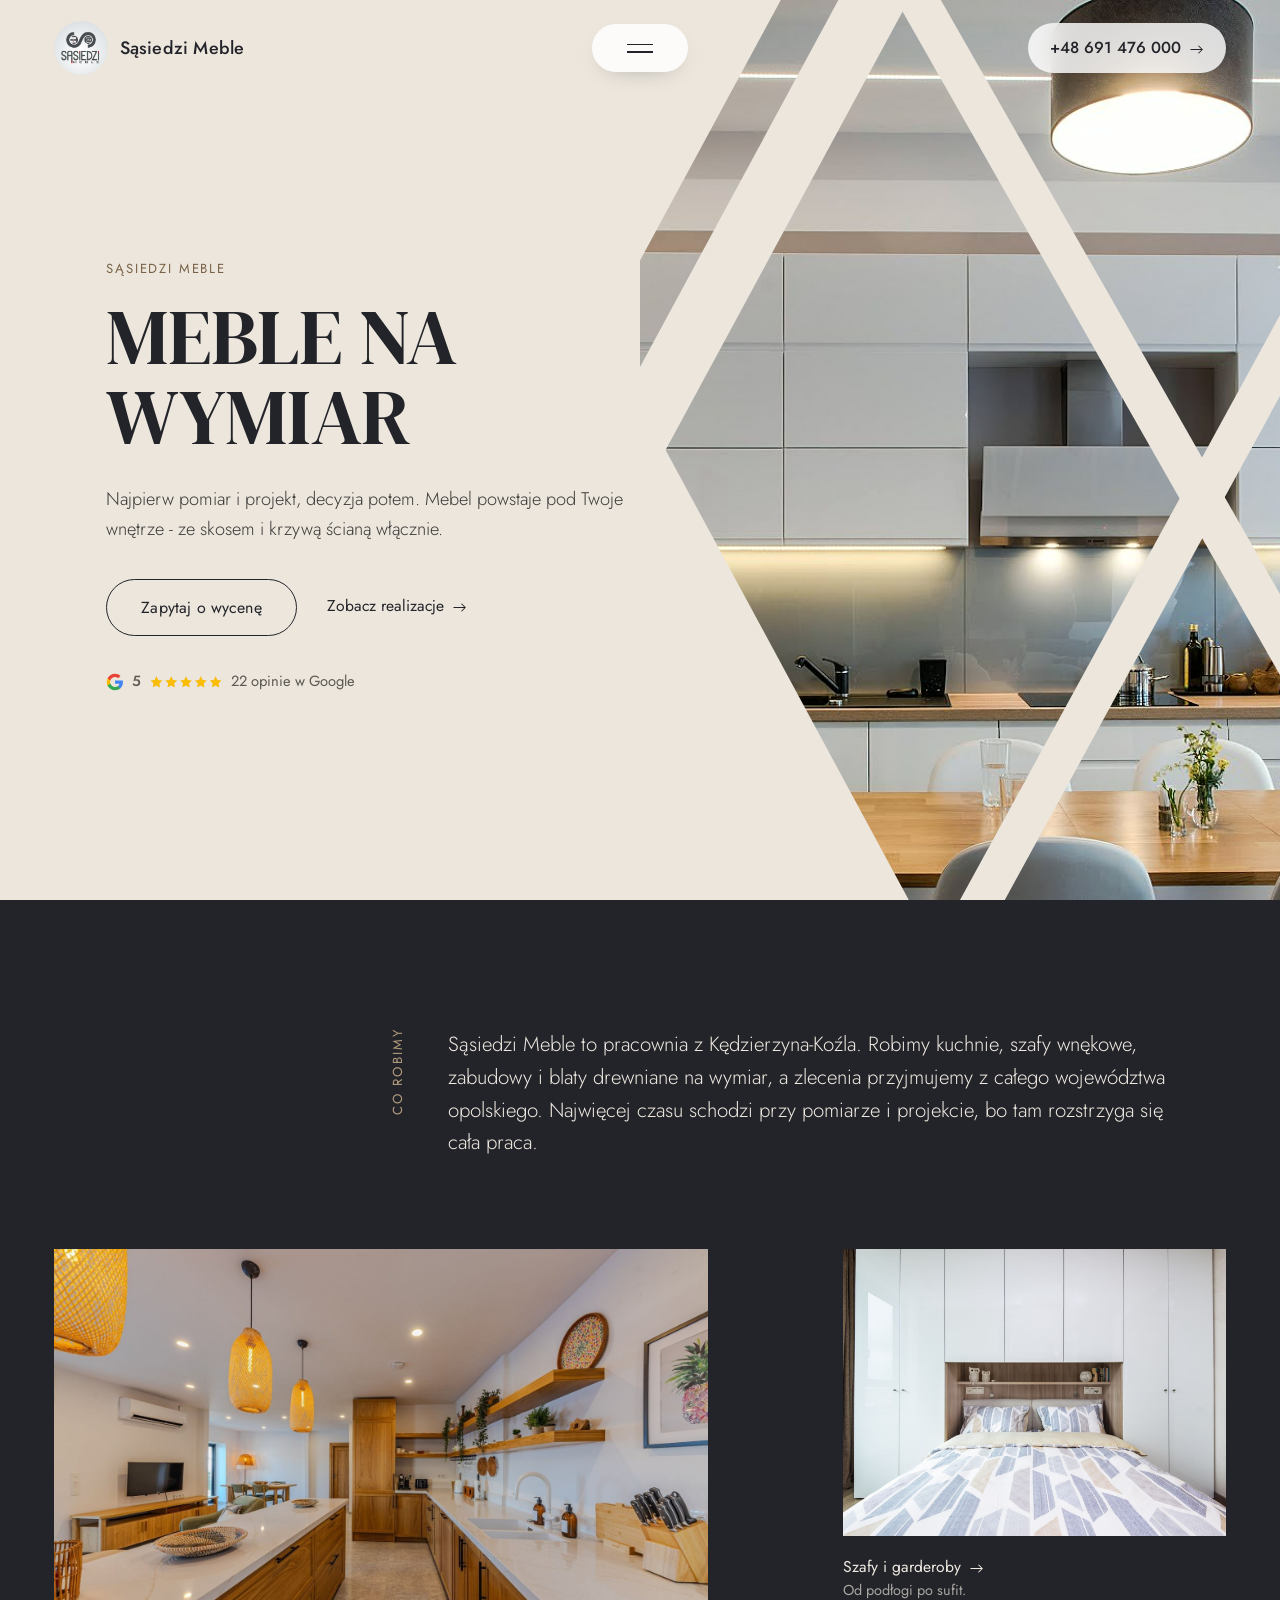
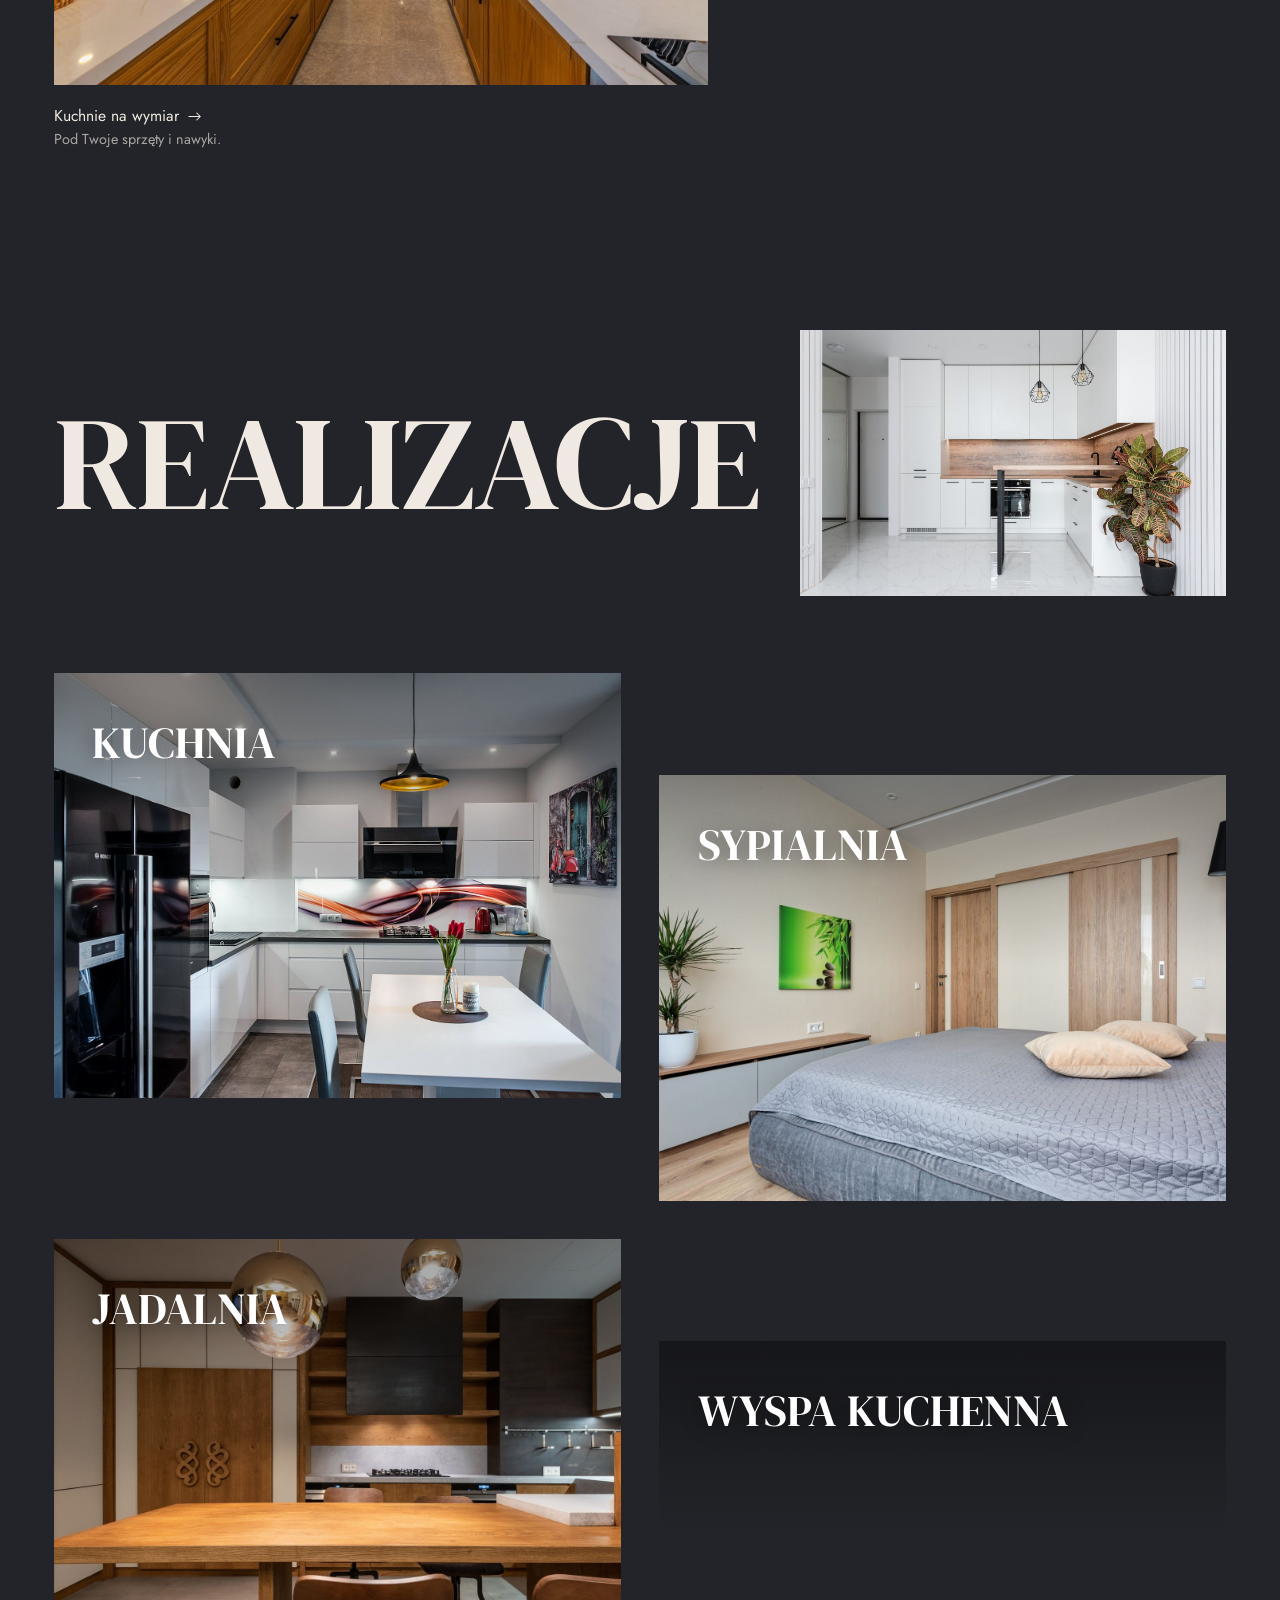
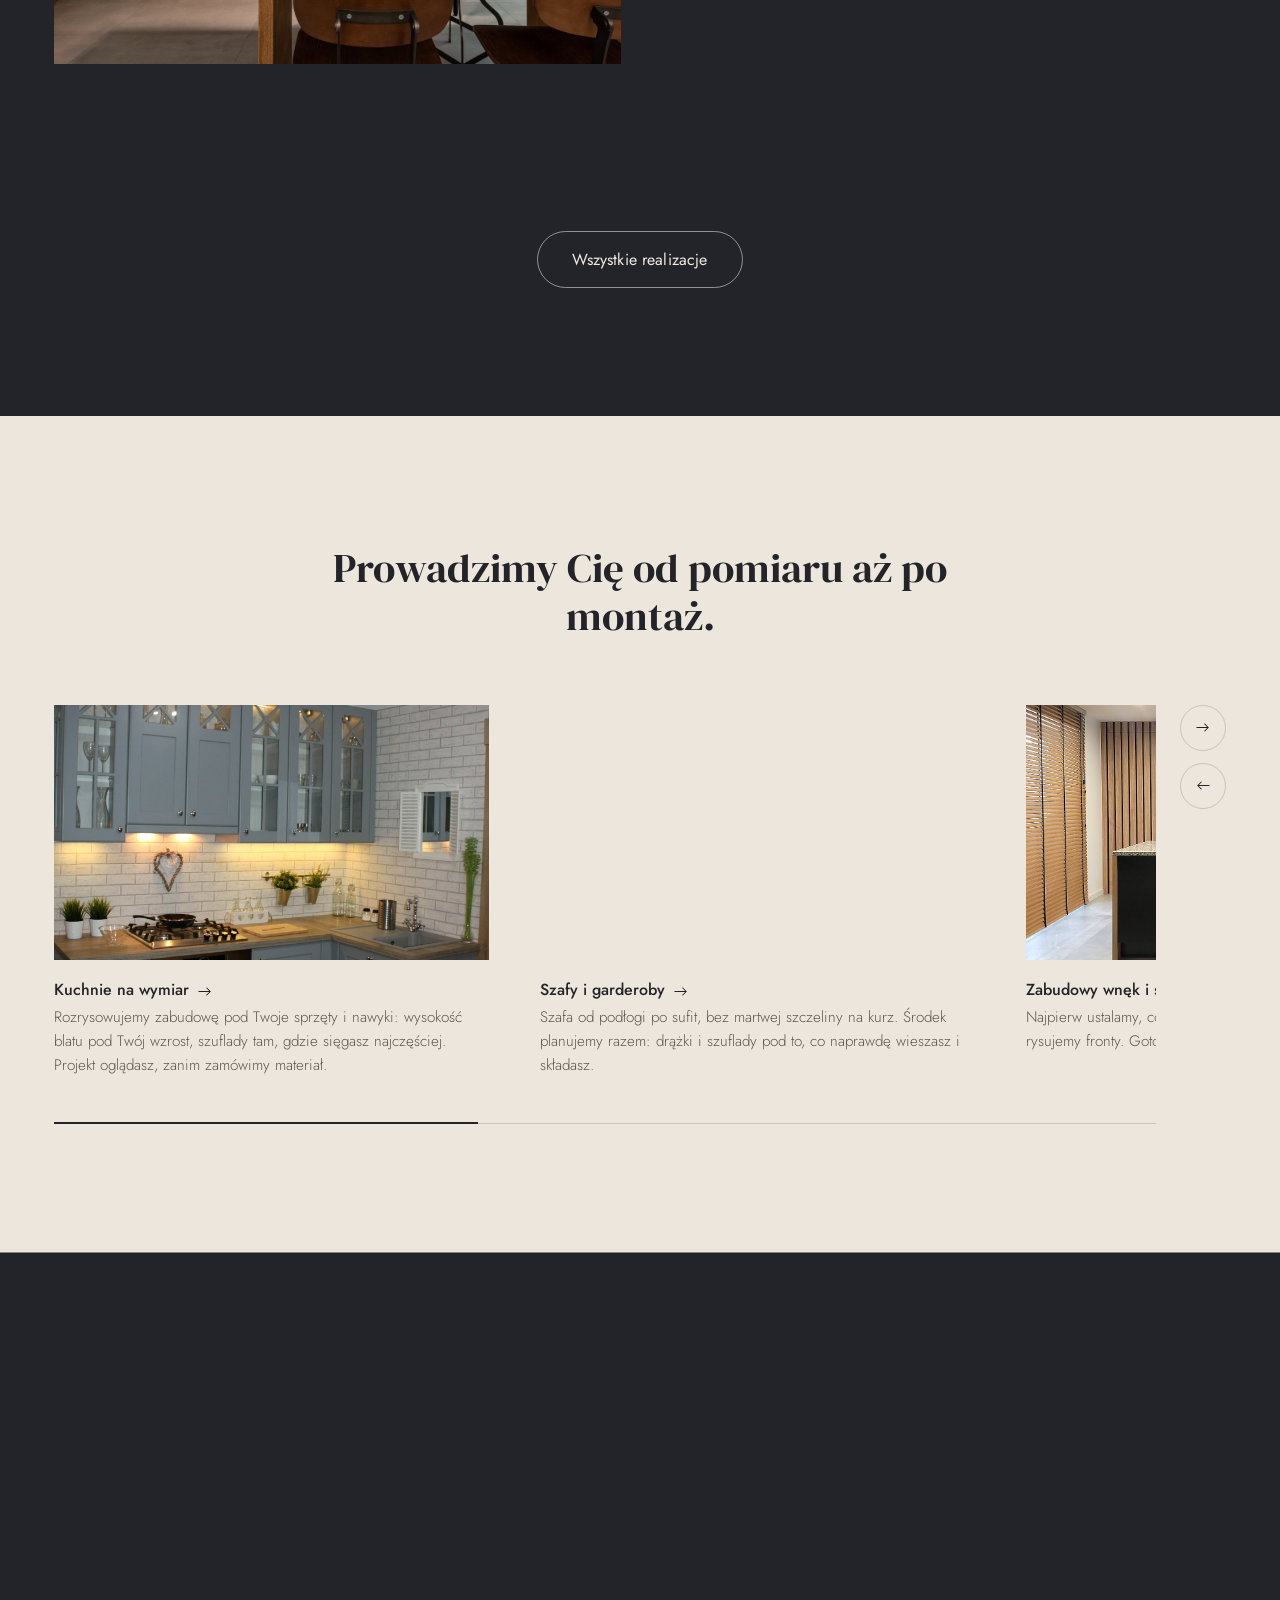
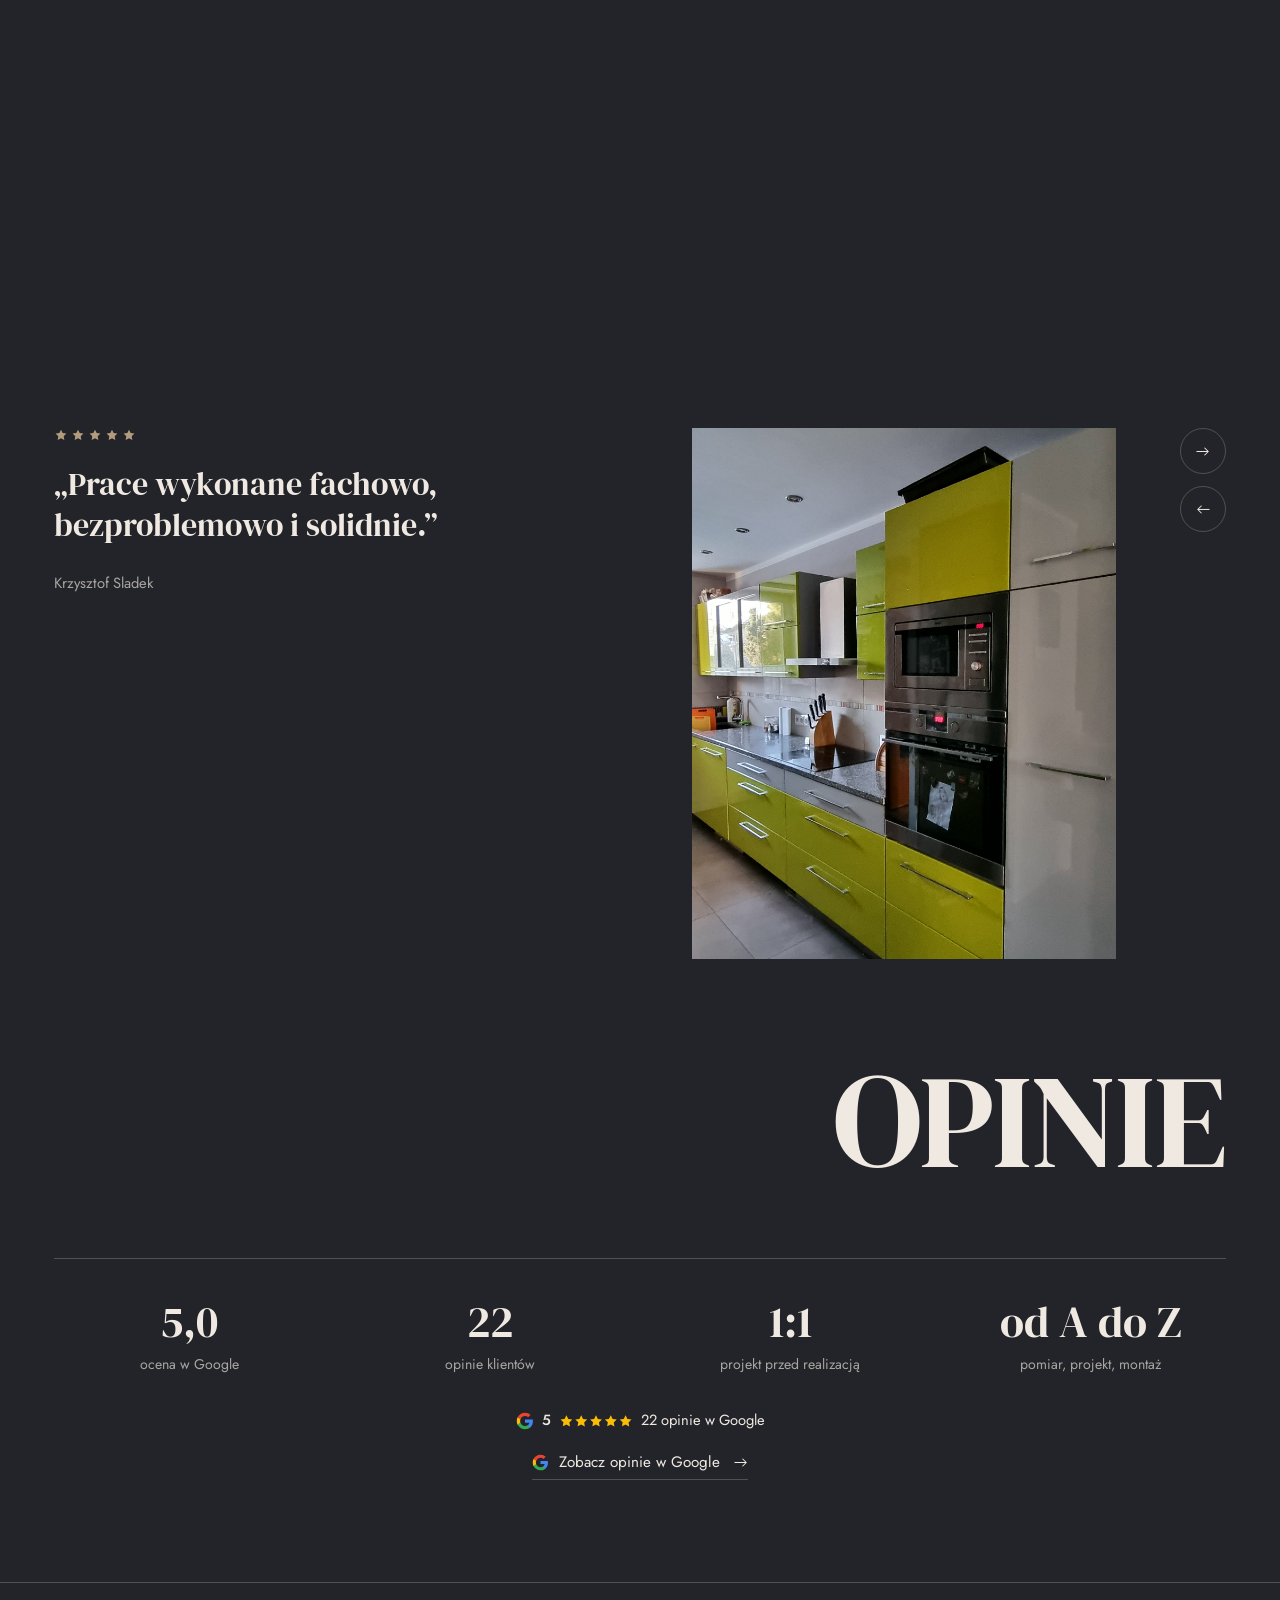
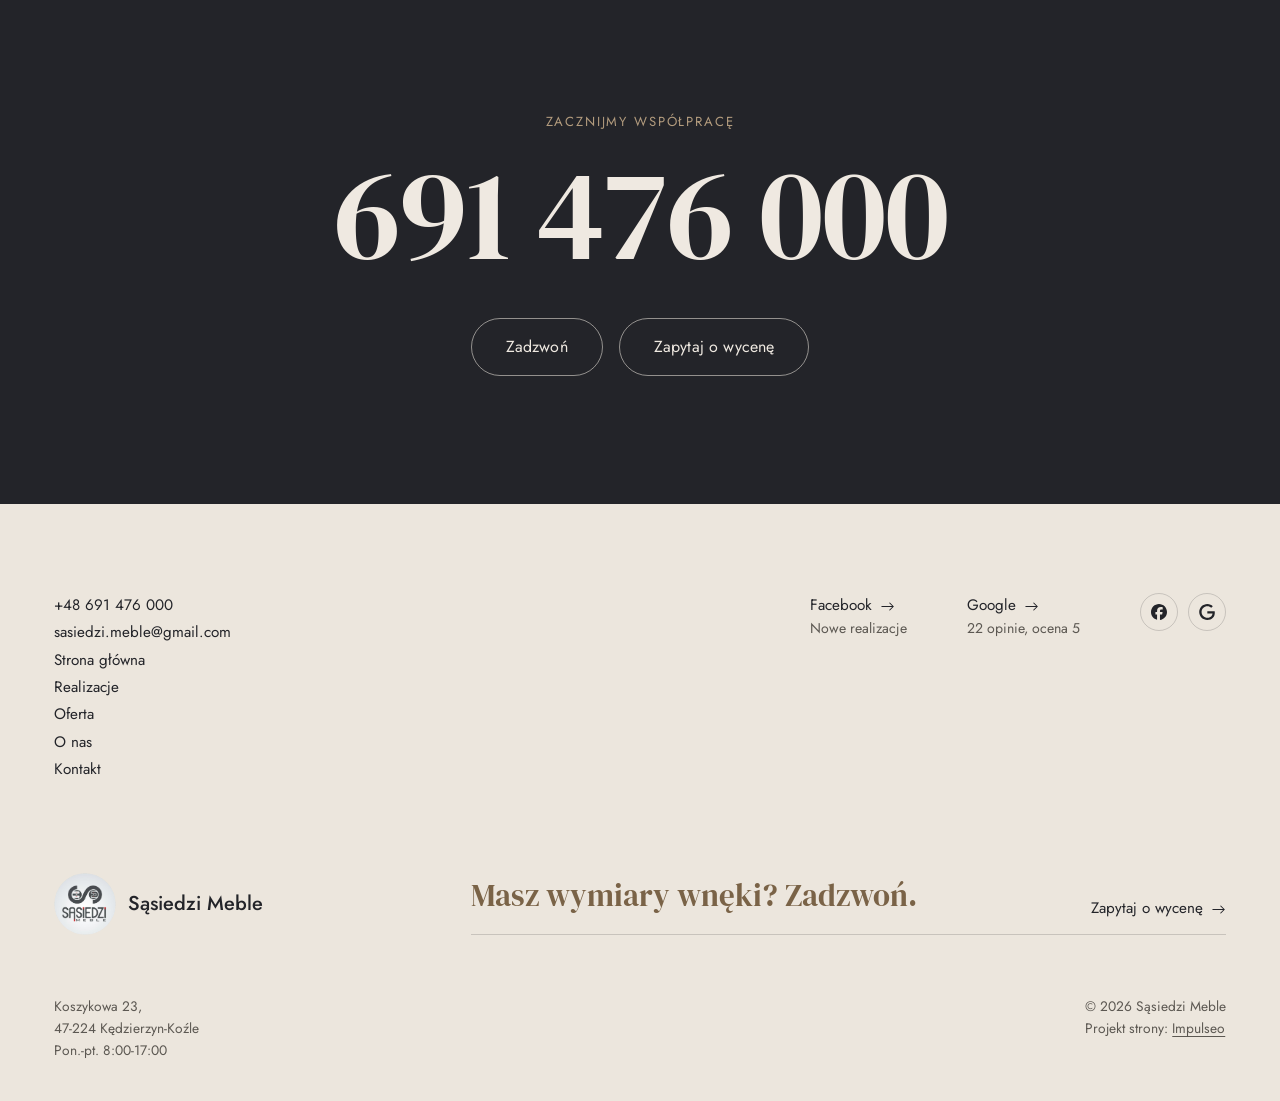
<file: index.html>
<!DOCTYPE html>
<html lang="pl">
<head>
<meta charset="UTF-8">
<meta name="viewport" content="width=device-width, initial-scale=1.0">
<title>Sąsiedzi Meble - stolarstwo i meble na wymiar</title>
<meta name="description" content="Meble na wymiar w Kędzierzynie-Koźlu: kuchnie, szafy i zabudowy pod Twoje wnętrze. Pomiar, projekt i montaż. Zadzwoń: +48 691 476 000.">
<link rel="canonical" href="https://kris20032.github.io/sasiedzi-meble/">
<meta name="robots" content="noindex, nofollow">
<meta property="og:type" content="website">
<meta property="og:locale" content="pl_PL">
<meta property="og:site_name" content="Sąsiedzi Meble">
<meta property="og:title" content="Sąsiedzi Meble - stolarstwo i meble na wymiar">
<meta property="og:description" content="Meble na wymiar w Kędzierzynie-Koźlu: kuchnie, szafy i zabudowy pod Twoje wnętrze. Pomiar, projekt i montaż. Zadzwoń: +48 691 476 000.">
<meta property="og:url" content="https://kris20032.github.io/sasiedzi-meble/">
<meta property="og:image" content="https://kris20032.github.io/sasiedzi-meble/img/og.jpg">
<meta property="og:image:width" content="1200">
<meta property="og:image:height" content="630">
<meta name="twitter:card" content="summary_large_image">
<script type="application/ld+json">{"@context": "https://schema.org", "@type": "HomeAndConstructionBusiness", "name": "Sąsiedzi Meble", "url": "https://kris20032.github.io/sasiedzi-meble/", "telephone": "+48691476000", "image": "https://kris20032.github.io/sasiedzi-meble/img/og.jpg", "areaServed": "Kędzierzyn-Koźle", "sameAs": ["https://maps.google.com/?cid=7538419791917260537&g_mp=Cidnb29nbGUubWFwcy5wbGFjZXMudjEuUGxhY2VzLlNlYXJjaFRleHQQAhgEIAA", "https://www.facebook.com/Sasiedzi.meble/"]}</script>
<link rel="preconnect" href="https://fonts.googleapis.com">
<link rel="preconnect" href="https://fonts.gstatic.com" crossorigin>
<link href="https://fonts.googleapis.com/css2?family=DM+Serif+Display&family=Jost:wght@300;400;500&display=swap" rel="stylesheet">
<link rel="stylesheet" href="assets/styles.css?v=kl1">
<meta name="theme-color" content="#ECE6DD">
</head>
<body class="kl">

<header class="kl-top">
  <a class="kl-brand" href="index.html"><img class="brand-logo" src="img/logo.png" alt="Sąsiedzi Meble" width="679" height="679" decoding="async"><span>Sąsiedzi Meble</span></a>
  <a class="kl-toptel" href="tel:+48691476000">+48 691 476 000 <svg class="kl-arr" viewBox="0 0 16 10" width="14" height="9" aria-hidden="true"><path d="M1 5h13M10 1l4 4-4 4" fill="none" stroke="currentColor" stroke-width="1.2" stroke-linecap="round" stroke-linejoin="round"/></svg></a>
</header>
<button class="kl-burger" type="button" aria-label="Menu" aria-expanded="false" aria-controls="kl-menu"><i></i><i></i></button>
<div class="kl-menu" id="kl-menu" hidden>
  <div class="kl-menu-in">
    <nav class="kl-menu-nav">
      <a href="index.html" class="active" aria-current="page"><span>Strona główna</span></a>
      <a href="realizacje.html"><span>Realizacje</span></a>
      <a href="oferta.html"><span>Oferta</span></a>
      <a href="o-nas.html"><span>O nas</span></a>
      <a href="kontakt.html"><span>Kontakt</span></a>
    </nav>
    <div class="kl-menu-side">
      <p class="kl-lbl">Kontakt</p>
      <a href="tel:+48691476000">+48 691 476 000</a>
      <a href="mailto:sasiedzi.meble@gmail.com">sasiedzi.meble@gmail.com</a>
      <p>Koszykowa 23, 47-224 Kędzierzyn-Koźle</p>
      <p>Pon.-pt. 8:00-17:00</p>
      <a class="kl-pill kl-pill-light" href="kontakt.html">Zapytaj o wycenę</a>
    </div>
  </div>
</div>

<main>
<section class="kl-hero hero-cine">
  <div class="kl-hero-copy">
    <div class="brandmark kl-lbl"><span>Sąsiedzi Meble</span></div>
    <h1>Meble na wymiar</h1>
    <p class="kl-lead">Najpierw pomiar i projekt, decyzja potem. Mebel powstaje pod Twoje wnętrze - ze skosem i krzywą ścianą włącznie.</p>
    <div class="kl-hero-act">
      <a class="kl-pill" href="kontakt.html">Zapytaj o wycenę</a>
      <a class="kl-link" href="realizacje.html">Zobacz realizacje <svg class="kl-arr" viewBox="0 0 16 10" width="14" height="9" aria-hidden="true"><path d="M1 5h13M10 1l4 4-4 4" fill="none" stroke="currentColor" stroke-width="1.2" stroke-linecap="round" stroke-linejoin="round"/></svg></a>
    </div>
    <div class="kl-hero-g"><span class="g-badge"><svg class="gb-ico" viewBox="0 0 24 24" width="18" height="18" aria-hidden="true"><path fill="#4285F4" d="M22.56 12.25c0-.78-.07-1.53-.2-2.25H12v4.26h5.92c-.26 1.37-1.04 2.53-2.21 3.31v2.77h3.57c2.08-1.92 3.28-4.74 3.28-8.09z"/><path fill="#34A853" d="M12 23c2.97 0 5.46-.98 7.28-2.66l-3.57-2.77c-.98.66-2.23 1.06-3.71 1.06-2.86 0-5.29-1.93-6.16-4.53H2.18v2.84C3.99 20.53 7.7 23 12 23z"/><path fill="#FBBC05" d="M5.84 14.09c-.22-.66-.35-1.36-.35-2.09s.13-1.43.35-2.09V7.07H2.18C1.43 8.55 1 10.22 1 12s.43 3.45 1.18 4.93l2.85-2.22.81-.62z"/><path fill="#EA4335" d="M12 5.38c1.62 0 3.06.56 4.21 1.64l3.15-3.15C17.45 2.09 14.97 1 12 1 7.7 1 3.99 3.47 2.18 7.07l3.66 2.84c.87-2.6 3.3-4.53 6.16-4.53z"/></svg><b class="gb-ocena">5</b><svg class="gb-stars" viewBox="0 0 90 18" width="74" height="14.8" aria-hidden="true"><g fill="currentColor" opacity=".26"><path transform="translate(0,0)" d="M9 1.6l2.2 4.46 4.92.72-3.56 3.47.84 4.9L9 12.74l-4.4 2.31.84-4.9L1.88 6.68l4.92-.72L9 1.6Z"/><path transform="translate(18,0)" d="M9 1.6l2.2 4.46 4.92.72-3.56 3.47.84 4.9L9 12.74l-4.4 2.31.84-4.9L1.88 6.68l4.92-.72L9 1.6Z"/><path transform="translate(36,0)" d="M9 1.6l2.2 4.46 4.92.72-3.56 3.47.84 4.9L9 12.74l-4.4 2.31.84-4.9L1.88 6.68l4.92-.72L9 1.6Z"/><path transform="translate(54,0)" d="M9 1.6l2.2 4.46 4.92.72-3.56 3.47.84 4.9L9 12.74l-4.4 2.31.84-4.9L1.88 6.68l4.92-.72L9 1.6Z"/><path transform="translate(72,0)" d="M9 1.6l2.2 4.46 4.92.72-3.56 3.47.84 4.9L9 12.74l-4.4 2.31.84-4.9L1.88 6.68l4.92-.72L9 1.6Z"/></g><clipPath id="gs1000"><rect x="0" y="0" width="90.0" height="18"/></clipPath><g fill="#FBBC04" clip-path="url(#gs1000)"><path transform="translate(0,0)" d="M9 1.6l2.2 4.46 4.92.72-3.56 3.47.84 4.9L9 12.74l-4.4 2.31.84-4.9L1.88 6.68l4.92-.72L9 1.6Z"/><path transform="translate(18,0)" d="M9 1.6l2.2 4.46 4.92.72-3.56 3.47.84 4.9L9 12.74l-4.4 2.31.84-4.9L1.88 6.68l4.92-.72L9 1.6Z"/><path transform="translate(36,0)" d="M9 1.6l2.2 4.46 4.92.72-3.56 3.47.84 4.9L9 12.74l-4.4 2.31.84-4.9L1.88 6.68l4.92-.72L9 1.6Z"/><path transform="translate(54,0)" d="M9 1.6l2.2 4.46 4.92.72-3.56 3.47.84 4.9L9 12.74l-4.4 2.31.84-4.9L1.88 6.68l4.92-.72L9 1.6Z"/><path transform="translate(72,0)" d="M9 1.6l2.2 4.46 4.92.72-3.56 3.47.84 4.9L9 12.74l-4.4 2.31.84-4.9L1.88 6.68l4.92-.72L9 1.6Z"/></g></svg><span class="gb-txt">22 opinie w Google</span></span></div>
  </div>
  <div class="kl-hero-art"><img src="img/hero.jpg" alt="Sąsiedzi Meble - biała kuchnia na wymiar z podświetleniem" fetchpriority="high" width="1600" height="868" decoding="async"></div>
</section>

<section class="kl-dark kl-what">
  <div class="kl-wrap">
    <div class="kl-what-top reveal">
      <p class="kl-vert">Co robimy</p>
      <p class="kl-what-txt">Sąsiedzi Meble to pracownia z Kędzierzyna-Koźla. Robimy kuchnie, szafy wnękowe, zabudowy i blaty drewniane na wymiar, a zlecenia przyjmujemy z całego województwa opolskiego. Najwięcej czasu schodzi przy pomiarze i projekcie, bo tam rozstrzyga się cała praca.</p>
    </div>
    <div class="kl-what-pics">
      <a class="kl-what-a reveal" href="oferta.html"><img src="img/g8.jpg" alt="Kuchnia na wymiar z drewnianymi frontami" loading="lazy" width="1600" height="1066" decoding="async"><span class="kl-cap">Kuchnie na wymiar <svg class="kl-arr" viewBox="0 0 16 10" width="14" height="9" aria-hidden="true"><path d="M1 5h13M10 1l4 4-4 4" fill="none" stroke="currentColor" stroke-width="1.2" stroke-linecap="round" stroke-linejoin="round"/></svg></span><span class="kl-sub">Pod Twoje sprzęty i nawyki.</span></a>
      <a class="kl-what-b reveal" href="oferta.html"><img src="img/g14.jpg" alt="Szafa na wymiar w sypialni" loading="lazy" width="1600" height="1068" decoding="async"><span class="kl-cap">Szafy i garderoby <svg class="kl-arr" viewBox="0 0 16 10" width="14" height="9" aria-hidden="true"><path d="M1 5h13M10 1l4 4-4 4" fill="none" stroke="currentColor" stroke-width="1.2" stroke-linecap="round" stroke-linejoin="round"/></svg></span><span class="kl-sub">Od podłogi po sufit.</span></a>
    </div>
  </div>
</section>

<section class="kl-dark kl-work">
  <div class="kl-wrap">
    <div class="kl-work-top">
      <h2 class="kl-giant reveal">Realizacje</h2>
      <div class="kl-work-hero reveal"><img src="img/g13.jpg" alt="Biała kuchnia na wymiar z drewnianym blatem" loading="lazy" width="1600" height="1068" decoding="async"></div>
    </div>
    <div class="kl-work-grid">
      <a class="kl-proj reveal" href="realizacje.html"><img src="img/g1.jpg" alt="Kuchnia w bieli i czerni" loading="lazy" width="1600" height="1068" decoding="async"><span>Kuchnia</span></a>
      <a class="kl-proj reveal" href="realizacje.html"><img src="img/g10.jpg" alt="Sypialnia z szafą przesuwną" loading="lazy" width="1600" height="1068" decoding="async"><span>Sypialnia</span></a>
      <a class="kl-proj reveal" href="realizacje.html"><img src="img/g7.jpg" alt="Jadalnia z kuchnią w drewnie" loading="lazy" width="1600" height="1068" decoding="async"><span>Jadalnia</span></a>
      <a class="kl-proj reveal" href="realizacje.html"><img src="img/g12.jpg" alt="Kuchnia z wyspą" loading="lazy" width="1600" height="1067" decoding="async"><span>Wyspa kuchenna</span></a>
    </div>
    <div class="kl-center reveal"><a class="kl-pill kl-pill-light" href="realizacje.html">Wszystkie realizacje</a></div>
  </div>
</section>

<section class="kl-beige kl-services">
  <div class="kl-wrap">
    <h2 class="kl-h2c reveal">Prowadzimy Cię od pomiaru aż po montaż.</h2>
    <div class="kl-sl-wrap">
      <div class="kl-sl kl-svc-track" id="sl-svc">
        <a class="kl-svc" href="oferta.html">
          <div class="kl-svc-img"><img src="img/g4.jpg" alt="Kuchnie na wymiar" loading="lazy" width="1534" height="2336" decoding="async"></div>
          <h3>Kuchnie na wymiar <svg class="kl-arr" viewBox="0 0 16 10" width="14" height="9" aria-hidden="true"><path d="M1 5h13M10 1l4 4-4 4" fill="none" stroke="currentColor" stroke-width="1.2" stroke-linecap="round" stroke-linejoin="round"/></svg></h3>
          <p>Rozrysowujemy zabudowę pod Twoje sprzęty i nawyki: wysokość blatu pod Twój wzrost, szuflady tam, gdzie sięgasz najczęściej. Projekt oglądasz, zanim zamówimy materiał.</p>
        </a>
        <a class="kl-svc" href="oferta.html">
          <div class="kl-svc-img"><img src="img/g5.jpg" alt="Szafy i garderoby" loading="lazy" width="1600" height="3552" decoding="async"></div>
          <h3>Szafy i garderoby <svg class="kl-arr" viewBox="0 0 16 10" width="14" height="9" aria-hidden="true"><path d="M1 5h13M10 1l4 4-4 4" fill="none" stroke="currentColor" stroke-width="1.2" stroke-linecap="round" stroke-linejoin="round"/></svg></h3>
          <p>Szafa od podłogi po sufit, bez martwej szczeliny na kurz. Środek planujemy razem: drążki i szuflady pod to, co naprawdę wieszasz i składasz.</p>
        </a>
        <a class="kl-svc" href="oferta.html">
          <div class="kl-svc-img"><img src="img/g3.jpg" alt="Zabudowy wnęk i skosów" loading="lazy" width="1600" height="721" decoding="async"></div>
          <h3>Zabudowy wnęk i skosów <svg class="kl-arr" viewBox="0 0 16 10" width="14" height="9" aria-hidden="true"><path d="M1 5h13M10 1l4 4-4 4" fill="none" stroke="currentColor" stroke-width="1.2" stroke-linecap="round" stroke-linejoin="round"/></svg></h3>
          <p>Najpierw ustalamy, co ma się w zabudowie zmieścić, dopiero potem rysujemy fronty. Gotowa zabudowa wygląda jak fragment ściany.</p>
        </a>
        <a class="kl-svc" href="oferta.html">
          <div class="kl-svc-img"><img src="img/g2.jpg" alt="Meble pokojowe i łazienkowe" loading="lazy" width="1506" height="946" decoding="async"></div>
          <h3>Meble pokojowe i łazienkowe <svg class="kl-arr" viewBox="0 0 16 10" width="14" height="9" aria-hidden="true"><path d="M1 5h13M10 1l4 4-4 4" fill="none" stroke="currentColor" stroke-width="1.2" stroke-linecap="round" stroke-linejoin="round"/></svg></h3>
          <p>Szafka RTV pod tę jedną ścianę albo biurko we wnękę. W łazience płyty i fronty odporne na parę i wodę, z okuciami, które nie rdzewieją.</p>
        </a>
        <a class="kl-svc" href="oferta.html">
          <div class="kl-svc-img"><img src="img/about.jpg" alt="Blaty drewniane" loading="lazy" width="1600" height="1068" decoding="async"></div>
          <h3>Blaty drewniane <svg class="kl-arr" viewBox="0 0 16 10" width="14" height="9" aria-hidden="true"><path d="M1 5h13M10 1l4 4-4 4" fill="none" stroke="currentColor" stroke-width="1.2" stroke-linecap="round" stroke-linejoin="round"/></svg></h3>
          <p>Blat do kuchni albo na wyspę. Wymiar bierzemy na miejscu, razem z resztą zabudowy, żeby blat leżał równo z frontami.</p>
        </a>
        <a class="kl-svc" href="oferta.html">
          <div class="kl-svc-img"><img src="img/g9.jpg" alt="Pomiar i projekt" loading="lazy" width="1600" height="1060" decoding="async"></div>
          <h3>Pomiar i projekt <svg class="kl-arr" viewBox="0 0 16 10" width="14" height="9" aria-hidden="true"><path d="M1 5h13M10 1l4 4-4 4" fill="none" stroke="currentColor" stroke-width="1.2" stroke-linecap="round" stroke-linejoin="round"/></svg></h3>
          <p>Przyjeżdżamy z miarą i słuchamy. Sprawdzamy piony ścian i przebieg rur. Dostajesz rysunek z wymiarami i cenę - projekt do niczego nie zobowiązuje.</p>
        </a>
      </div>
      <div class="kl-sl-nav">
        <button type="button" class="kl-sl-btn" data-sl="sl-svc" data-dir="1" aria-label="Dalej"><svg class="kl-arr" viewBox="0 0 16 10" width="14" height="9" aria-hidden="true"><path d="M1 5h13M10 1l4 4-4 4" fill="none" stroke="currentColor" stroke-width="1.2" stroke-linecap="round" stroke-linejoin="round"/></svg></button>
        <button type="button" class="kl-sl-btn kl-sl-prev" data-sl="sl-svc" data-dir="-1" aria-label="Wstecz"><svg class="kl-arr" viewBox="0 0 16 10" width="14" height="9" aria-hidden="true"><path d="M1 5h13M10 1l4 4-4 4" fill="none" stroke="currentColor" stroke-width="1.2" stroke-linecap="round" stroke-linejoin="round"/></svg></button>
      </div>
    </div>
    <div class="kl-sl-bar"><i data-for="sl-svc"></i></div>
  </div>
</section>

<section class="stopklatka" aria-hidden="true">
  <div class="stk-bg" style="background-image:url(img/g11.jpg)"></div>
</section>

<section class="kl-dark opinie">
  <div class="kl-wrap">
    <div class="kl-op">
      <div class="kl-sl-wrap kl-op-wrap">
        <div class="kl-sl opinie-grid" id="sl-op">
        <figure class="op-card">
          <span class="op-star"><svg class="ico-star" width="14" height="14" viewBox="0 0 24 24" style="vertical-align:-2px" aria-hidden="true"><path d="M12 2.8l2.85 5.8 6.4.93-4.63 4.5 1.1 6.37L12 17.4l-5.72 3 1.1-6.37-4.63-4.5 6.4-.93L12 2.8Z" fill="currentColor"/></svg><svg class="ico-star" width="14" height="14" viewBox="0 0 24 24" style="vertical-align:-2px" aria-hidden="true"><path d="M12 2.8l2.85 5.8 6.4.93-4.63 4.5 1.1 6.37L12 17.4l-5.72 3 1.1-6.37-4.63-4.5 6.4-.93L12 2.8Z" fill="currentColor"/></svg><svg class="ico-star" width="14" height="14" viewBox="0 0 24 24" style="vertical-align:-2px" aria-hidden="true"><path d="M12 2.8l2.85 5.8 6.4.93-4.63 4.5 1.1 6.37L12 17.4l-5.72 3 1.1-6.37-4.63-4.5 6.4-.93L12 2.8Z" fill="currentColor"/></svg><svg class="ico-star" width="14" height="14" viewBox="0 0 24 24" style="vertical-align:-2px" aria-hidden="true"><path d="M12 2.8l2.85 5.8 6.4.93-4.63 4.5 1.1 6.37L12 17.4l-5.72 3 1.1-6.37-4.63-4.5 6.4-.93L12 2.8Z" fill="currentColor"/></svg><svg class="ico-star" width="14" height="14" viewBox="0 0 24 24" style="vertical-align:-2px" aria-hidden="true"><path d="M12 2.8l2.85 5.8 6.4.93-4.63 4.5 1.1 6.37L12 17.4l-5.72 3 1.1-6.37-4.63-4.5 6.4-.93L12 2.8Z" fill="currentColor"/></svg></span>
          <blockquote>„Prace wykonane fachowo, bezproblemowo i solidnie.”</blockquote>
          <figcaption class="op-autor">Krzysztof Sladek</figcaption>
        </figure>
        <figure class="op-card">
          <span class="op-star"><svg class="ico-star" width="14" height="14" viewBox="0 0 24 24" style="vertical-align:-2px" aria-hidden="true"><path d="M12 2.8l2.85 5.8 6.4.93-4.63 4.5 1.1 6.37L12 17.4l-5.72 3 1.1-6.37-4.63-4.5 6.4-.93L12 2.8Z" fill="currentColor"/></svg><svg class="ico-star" width="14" height="14" viewBox="0 0 24 24" style="vertical-align:-2px" aria-hidden="true"><path d="M12 2.8l2.85 5.8 6.4.93-4.63 4.5 1.1 6.37L12 17.4l-5.72 3 1.1-6.37-4.63-4.5 6.4-.93L12 2.8Z" fill="currentColor"/></svg><svg class="ico-star" width="14" height="14" viewBox="0 0 24 24" style="vertical-align:-2px" aria-hidden="true"><path d="M12 2.8l2.85 5.8 6.4.93-4.63 4.5 1.1 6.37L12 17.4l-5.72 3 1.1-6.37-4.63-4.5 6.4-.93L12 2.8Z" fill="currentColor"/></svg><svg class="ico-star" width="14" height="14" viewBox="0 0 24 24" style="vertical-align:-2px" aria-hidden="true"><path d="M12 2.8l2.85 5.8 6.4.93-4.63 4.5 1.1 6.37L12 17.4l-5.72 3 1.1-6.37-4.63-4.5 6.4-.93L12 2.8Z" fill="currentColor"/></svg><svg class="ico-star" width="14" height="14" viewBox="0 0 24 24" style="vertical-align:-2px" aria-hidden="true"><path d="M12 2.8l2.85 5.8 6.4.93-4.63 4.5 1.1 6.37L12 17.4l-5.72 3 1.1-6.37-4.63-4.5 6.4-.93L12 2.8Z" fill="currentColor"/></svg></span>
          <blockquote>„Od doradztwa w projektowaniu i aranżowaniu mebli, aż po ostateczne zamontowanie. Profesjonalność, solidność i nowoczesność w wykonaniu.”</blockquote>
          <figcaption class="op-autor">Edyta Warchałowska</figcaption>
        </figure>
        <figure class="op-card">
          <span class="op-star"><svg class="ico-star" width="14" height="14" viewBox="0 0 24 24" style="vertical-align:-2px" aria-hidden="true"><path d="M12 2.8l2.85 5.8 6.4.93-4.63 4.5 1.1 6.37L12 17.4l-5.72 3 1.1-6.37-4.63-4.5 6.4-.93L12 2.8Z" fill="currentColor"/></svg><svg class="ico-star" width="14" height="14" viewBox="0 0 24 24" style="vertical-align:-2px" aria-hidden="true"><path d="M12 2.8l2.85 5.8 6.4.93-4.63 4.5 1.1 6.37L12 17.4l-5.72 3 1.1-6.37-4.63-4.5 6.4-.93L12 2.8Z" fill="currentColor"/></svg><svg class="ico-star" width="14" height="14" viewBox="0 0 24 24" style="vertical-align:-2px" aria-hidden="true"><path d="M12 2.8l2.85 5.8 6.4.93-4.63 4.5 1.1 6.37L12 17.4l-5.72 3 1.1-6.37-4.63-4.5 6.4-.93L12 2.8Z" fill="currentColor"/></svg><svg class="ico-star" width="14" height="14" viewBox="0 0 24 24" style="vertical-align:-2px" aria-hidden="true"><path d="M12 2.8l2.85 5.8 6.4.93-4.63 4.5 1.1 6.37L12 17.4l-5.72 3 1.1-6.37-4.63-4.5 6.4-.93L12 2.8Z" fill="currentColor"/></svg><svg class="ico-star" width="14" height="14" viewBox="0 0 24 24" style="vertical-align:-2px" aria-hidden="true"><path d="M12 2.8l2.85 5.8 6.4.93-4.63 4.5 1.1 6.37L12 17.4l-5.72 3 1.1-6.37-4.63-4.5 6.4-.93L12 2.8Z" fill="currentColor"/></svg></span>
          <blockquote>„Firma godna polecenie, wysoka jakość, perfekcyjne wykonanie, terminowość. Nie pierwsze i nie ostatnie zlecenie z mojej strony, tylko Sąsiedzi Meble.”</blockquote>
          <figcaption class="op-autor">Grzegorz Rudnicki</figcaption>
        </figure>
        </div>
      </div>
      <div class="kl-op-img reveal"><img src="img/g6.jpg" alt="Kuchnia na wymiar z żółtymi frontami" loading="lazy" width="1600" height="3552" decoding="async"></div>
      <div class="kl-sl-nav">
        <button type="button" class="kl-sl-btn" data-sl="sl-op" data-dir="1" aria-label="Dalej"><svg class="kl-arr" viewBox="0 0 16 10" width="14" height="9" aria-hidden="true"><path d="M1 5h13M10 1l4 4-4 4" fill="none" stroke="currentColor" stroke-width="1.2" stroke-linecap="round" stroke-linejoin="round"/></svg></button>
        <button type="button" class="kl-sl-btn kl-sl-prev" data-sl="sl-op" data-dir="-1" aria-label="Wstecz"><svg class="kl-arr" viewBox="0 0 16 10" width="14" height="9" aria-hidden="true"><path d="M1 5h13M10 1l4 4-4 4" fill="none" stroke="currentColor" stroke-width="1.2" stroke-linecap="round" stroke-linejoin="round"/></svg></button>
      </div>
    </div>
    <h2 class="kl-giant kl-giant-r reveal">Opinie</h2>
    <div class="kl-marks reveal">
      <div><b>5,0</b><span>ocena w Google</span></div>
      <div><b>22</b><span>opinie klientów</span></div>
      <div><b>1:1</b><span>projekt przed realizacją</span></div>
      <div><b>od A do Z</b><span>pomiar, projekt, montaż</span></div>
    </div>
    <p class="op-meta reveal"><span class="g-badge"><svg class="gb-ico" viewBox="0 0 24 24" width="18" height="18" aria-hidden="true"><path fill="#4285F4" d="M22.56 12.25c0-.78-.07-1.53-.2-2.25H12v4.26h5.92c-.26 1.37-1.04 2.53-2.21 3.31v2.77h3.57c2.08-1.92 3.28-4.74 3.28-8.09z"/><path fill="#34A853" d="M12 23c2.97 0 5.46-.98 7.28-2.66l-3.57-2.77c-.98.66-2.23 1.06-3.71 1.06-2.86 0-5.29-1.93-6.16-4.53H2.18v2.84C3.99 20.53 7.7 23 12 23z"/><path fill="#FBBC05" d="M5.84 14.09c-.22-.66-.35-1.36-.35-2.09s.13-1.43.35-2.09V7.07H2.18C1.43 8.55 1 10.22 1 12s.43 3.45 1.18 4.93l2.85-2.22.81-.62z"/><path fill="#EA4335" d="M12 5.38c1.62 0 3.06.56 4.21 1.64l3.15-3.15C17.45 2.09 14.97 1 12 1 7.7 1 3.99 3.47 2.18 7.07l3.66 2.84c.87-2.6 3.3-4.53 6.16-4.53z"/></svg><b class="gb-ocena">5</b><svg class="gb-stars" viewBox="0 0 90 18" width="74" height="14.8" aria-hidden="true"><g fill="currentColor" opacity=".26"><path transform="translate(0,0)" d="M9 1.6l2.2 4.46 4.92.72-3.56 3.47.84 4.9L9 12.74l-4.4 2.31.84-4.9L1.88 6.68l4.92-.72L9 1.6Z"/><path transform="translate(18,0)" d="M9 1.6l2.2 4.46 4.92.72-3.56 3.47.84 4.9L9 12.74l-4.4 2.31.84-4.9L1.88 6.68l4.92-.72L9 1.6Z"/><path transform="translate(36,0)" d="M9 1.6l2.2 4.46 4.92.72-3.56 3.47.84 4.9L9 12.74l-4.4 2.31.84-4.9L1.88 6.68l4.92-.72L9 1.6Z"/><path transform="translate(54,0)" d="M9 1.6l2.2 4.46 4.92.72-3.56 3.47.84 4.9L9 12.74l-4.4 2.31.84-4.9L1.88 6.68l4.92-.72L9 1.6Z"/><path transform="translate(72,0)" d="M9 1.6l2.2 4.46 4.92.72-3.56 3.47.84 4.9L9 12.74l-4.4 2.31.84-4.9L1.88 6.68l4.92-.72L9 1.6Z"/></g><clipPath id="gs1000"><rect x="0" y="0" width="90.0" height="18"/></clipPath><g fill="#FBBC04" clip-path="url(#gs1000)"><path transform="translate(0,0)" d="M9 1.6l2.2 4.46 4.92.72-3.56 3.47.84 4.9L9 12.74l-4.4 2.31.84-4.9L1.88 6.68l4.92-.72L9 1.6Z"/><path transform="translate(18,0)" d="M9 1.6l2.2 4.46 4.92.72-3.56 3.47.84 4.9L9 12.74l-4.4 2.31.84-4.9L1.88 6.68l4.92-.72L9 1.6Z"/><path transform="translate(36,0)" d="M9 1.6l2.2 4.46 4.92.72-3.56 3.47.84 4.9L9 12.74l-4.4 2.31.84-4.9L1.88 6.68l4.92-.72L9 1.6Z"/><path transform="translate(54,0)" d="M9 1.6l2.2 4.46 4.92.72-3.56 3.47.84 4.9L9 12.74l-4.4 2.31.84-4.9L1.88 6.68l4.92-.72L9 1.6Z"/><path transform="translate(72,0)" d="M9 1.6l2.2 4.46 4.92.72-3.56 3.47.84 4.9L9 12.74l-4.4 2.31.84-4.9L1.88 6.68l4.92-.72L9 1.6Z"/></g></svg><span class="gb-txt">22 opinie w Google</span></span></p>
    <p class="op-meta reveal"><a class="op-google" href="https://maps.google.com/?cid=7538419791917260537&amp;g_mp=Cidnb29nbGUubWFwcy5wbGFjZXMudjEuUGxhY2VzLlNlYXJjaFRleHQQAhgEIAA" target="_blank" rel="noopener"><svg class="op-g-ico" viewBox="0 0 24 24" width="17" height="17" aria-hidden="true"><path fill="#4285F4" d="M22.56 12.25c0-.78-.07-1.53-.2-2.25H12v4.26h5.92c-.26 1.37-1.04 2.53-2.21 3.31v2.77h3.57c2.08-1.92 3.28-4.74 3.28-8.09z"/><path fill="#34A853" d="M12 23c2.97 0 5.46-.98 7.28-2.66l-3.57-2.77c-.98.66-2.23 1.06-3.71 1.06-2.86 0-5.29-1.93-6.16-4.53H2.18v2.84C3.99 20.53 7.7 23 12 23z"/><path fill="#FBBC05" d="M5.84 14.09c-.22-.66-.35-1.36-.35-2.09s.13-1.43.35-2.09V7.07H2.18C1.43 8.55 1 10.22 1 12s.43 3.45 1.18 4.93l2.85-2.22.81-.62z"/><path fill="#EA4335" d="M12 5.38c1.62 0 3.06.56 4.21 1.64l3.15-3.15C17.45 2.09 14.97 1 12 1 7.7 1 3.99 3.47 2.18 7.07l3.66 2.84c.87-2.6 3.3-4.53 6.16-4.53z"/></svg><span>Zobacz opinie w Google</span><svg class="kl-arr" viewBox="0 0 16 10" width="14" height="9" aria-hidden="true"><path d="M1 5h13M10 1l4 4-4 4" fill="none" stroke="currentColor" stroke-width="1.2" stroke-linecap="round" stroke-linejoin="round"/></svg></a></p>
  </div>
</section>
<section class="kl-dark kl-cta">
  <div class="kl-wrap">
    <p class="kl-lbl reveal">Zacznijmy współpracę</p>
    <a class="kl-bigtel reveal" href="tel:+48691476000">691 476 000</a>
    <div class="kl-cta-act reveal">
      <a class="kl-pill kl-pill-light" href="tel:+48691476000">Zadzwoń</a>
      <a class="kl-pill kl-pill-light" href="kontakt.html">Zapytaj o wycenę</a>
    </div>
  </div>
</section>
</main>

<footer class="kl-foot">
  <div class="kl-wrap">
    <div class="kl-foot-top">
      <div class="kl-foot-links">
        <a href="tel:+48691476000">+48 691 476 000</a>
        <a href="mailto:sasiedzi.meble@gmail.com">sasiedzi.meble@gmail.com</a>
        <a href="index.html">Strona główna</a>
        <a href="realizacje.html">Realizacje</a>
        <a href="oferta.html">Oferta</a>
        <a href="o-nas.html">O nas</a>
        <a href="kontakt.html">Kontakt</a>
      </div>
      <div class="kl-foot-soc">
        <div><a href="https://www.facebook.com/Sasiedzi.meble/" target="_blank" rel="noopener">Facebook <svg class="kl-arr" viewBox="0 0 16 10" width="14" height="9" aria-hidden="true"><path d="M1 5h13M10 1l4 4-4 4" fill="none" stroke="currentColor" stroke-width="1.2" stroke-linecap="round" stroke-linejoin="round"/></svg></a><span>Nowe realizacje</span></div>
        <div><a href="https://maps.google.com/?cid=7538419791917260537&amp;g_mp=Cidnb29nbGUubWFwcy5wbGFjZXMudjEuUGxhY2VzLlNlYXJjaFRleHQQAhgEIAA" target="_blank" rel="noopener">Google <svg class="kl-arr" viewBox="0 0 16 10" width="14" height="9" aria-hidden="true"><path d="M1 5h13M10 1l4 4-4 4" fill="none" stroke="currentColor" stroke-width="1.2" stroke-linecap="round" stroke-linejoin="round"/></svg></a><span>22 opinie, ocena 5</span></div>
        <div class="foot-soc">
        <a class="soc" href="https://www.facebook.com/Sasiedzi.meble/" target="_blank" rel="noopener" aria-label="Facebook - Sąsiedzi Meble"><svg viewBox="0 0 24 24" aria-hidden="true" focusable="false"><path d="M9.101 23.691v-7.98H6.627v-3.667h2.474v-1.58c0-4.085 1.848-5.978 5.858-5.978.401 0 .955.042 1.468.103a8.68 8.68 0 0 1 1.141.195v3.325a8.623 8.623 0 0 0-.653-.036 26.805 26.805 0 0 0-.733-.009c-.707 0-1.259.096-1.675.309a1.686 1.686 0 0 0-.679.622c-.258.42-.374.995-.374 1.752v1.297h3.919l-.386 2.103-.287 1.564h-3.246v8.245C19.396 23.238 24 18.179 24 12.044c0-6.627-5.373-12-12-12s-12 5.373-12 12c0 5.628 3.874 10.35 9.101 11.647Z" fill="currentColor"/></svg></a>
        <a class="soc" href="https://maps.google.com/?cid=7538419791917260537&g_mp=Cidnb29nbGUubWFwcy5wbGFjZXMudjEuUGxhY2VzLlNlYXJjaFRleHQQAhgEIAA" target="_blank" rel="noopener" aria-label="Google - Sąsiedzi Meble"><svg viewBox="0 0 24 24" aria-hidden="true" focusable="false"><path d="M12.48 10.92v3.28h7.84c-.24 1.84-.853 3.187-1.787 4.133-1.147 1.147-2.933 2.4-6.053 2.4-4.827 0-8.6-3.893-8.6-8.72s3.773-8.72 8.6-8.72c2.6 0 4.507 1.027 5.907 2.347l2.307-2.307C18.747 1.44 16.133 0 12.48 0 5.867 0 .307 5.387.307 12s5.56 12 12.173 12c3.573 0 6.267-1.173 8.373-3.36 2.16-2.16 2.84-5.213 2.84-7.667 0-.76-.053-1.467-.173-2.053H12.48z" fill="currentColor"/></svg></a>
        </div>
      </div>
    </div>
    <div class="kl-foot-mid">
      <a class="kl-foot-brand" href="index.html"><img src="img/logo.png" alt="Sąsiedzi Meble" width="679" height="679" loading="lazy" decoding="async"><span>Sąsiedzi Meble</span></a>
      <div class="kl-foot-cta">
        <p class="kl-foot-big">Masz wymiary wnęki? Zadzwoń.</p>
        <a href="kontakt.html">Zapytaj o wycenę <svg class="kl-arr" viewBox="0 0 16 10" width="14" height="9" aria-hidden="true"><path d="M1 5h13M10 1l4 4-4 4" fill="none" stroke="currentColor" stroke-width="1.2" stroke-linecap="round" stroke-linejoin="round"/></svg></a>
      </div>
    </div>
    <div class="kl-foot-bot">
      <p>Koszykowa 23,<br>47-224 Kędzierzyn-Koźle<br>Pon.-pt. 8:00-17:00</p>
      <p>© 2026 Sąsiedzi Meble<br>Projekt strony: <a class="foot-credit" href="https://impulseo.pl" target="_blank" rel="noopener">Impulseo</a></p>
    </div>
  </div>
</footer>
<div class="sticky-reserve"><a class="sr-book" href="kontakt.html">Zapytaj o wycenę</a><a class="sr-call" href="tel:+48691476000" aria-label="Zadzwoń"><svg class="ico-tel" width="16" height="16" viewBox="0 0 24 24" fill="none" aria-hidden="true"><path d="M6.6 10.8a15.5 15.5 0 0 0 6.6 6.6l2.2-2.2a1 1 0 0 1 1-.24 11.4 11.4 0 0 0 3.6.58 1 1 0 0 1 1 1V20a1 1 0 0 1-1 1A17 17 0 0 1 3 4a1 1 0 0 1 1-1h3.5a1 1 0 0 1 1 1c0 1.25.2 2.46.58 3.6a1 1 0 0 1-.25 1l-2.23 2.2Z" fill="currentColor"/></svg></a></div>
<div class="demo-wazne" data-do="2026-10-12" data-cykl="3" hidden><svg class="dw-ico" width="13" height="13" viewBox="0 0 24 24" fill="none" aria-hidden="true"><circle cx="12" cy="12" r="8.6" stroke="currentColor" stroke-width="1.8"/><path d="M12 7.2V12l3.3 2" stroke="currentColor" stroke-width="1.8" stroke-linecap="round"/></svg><span class="dw-txt"></span></div>

<script src="assets/main.js"></script>
<script src="assets/kl.js"></script>
</body>
</html>
</file>
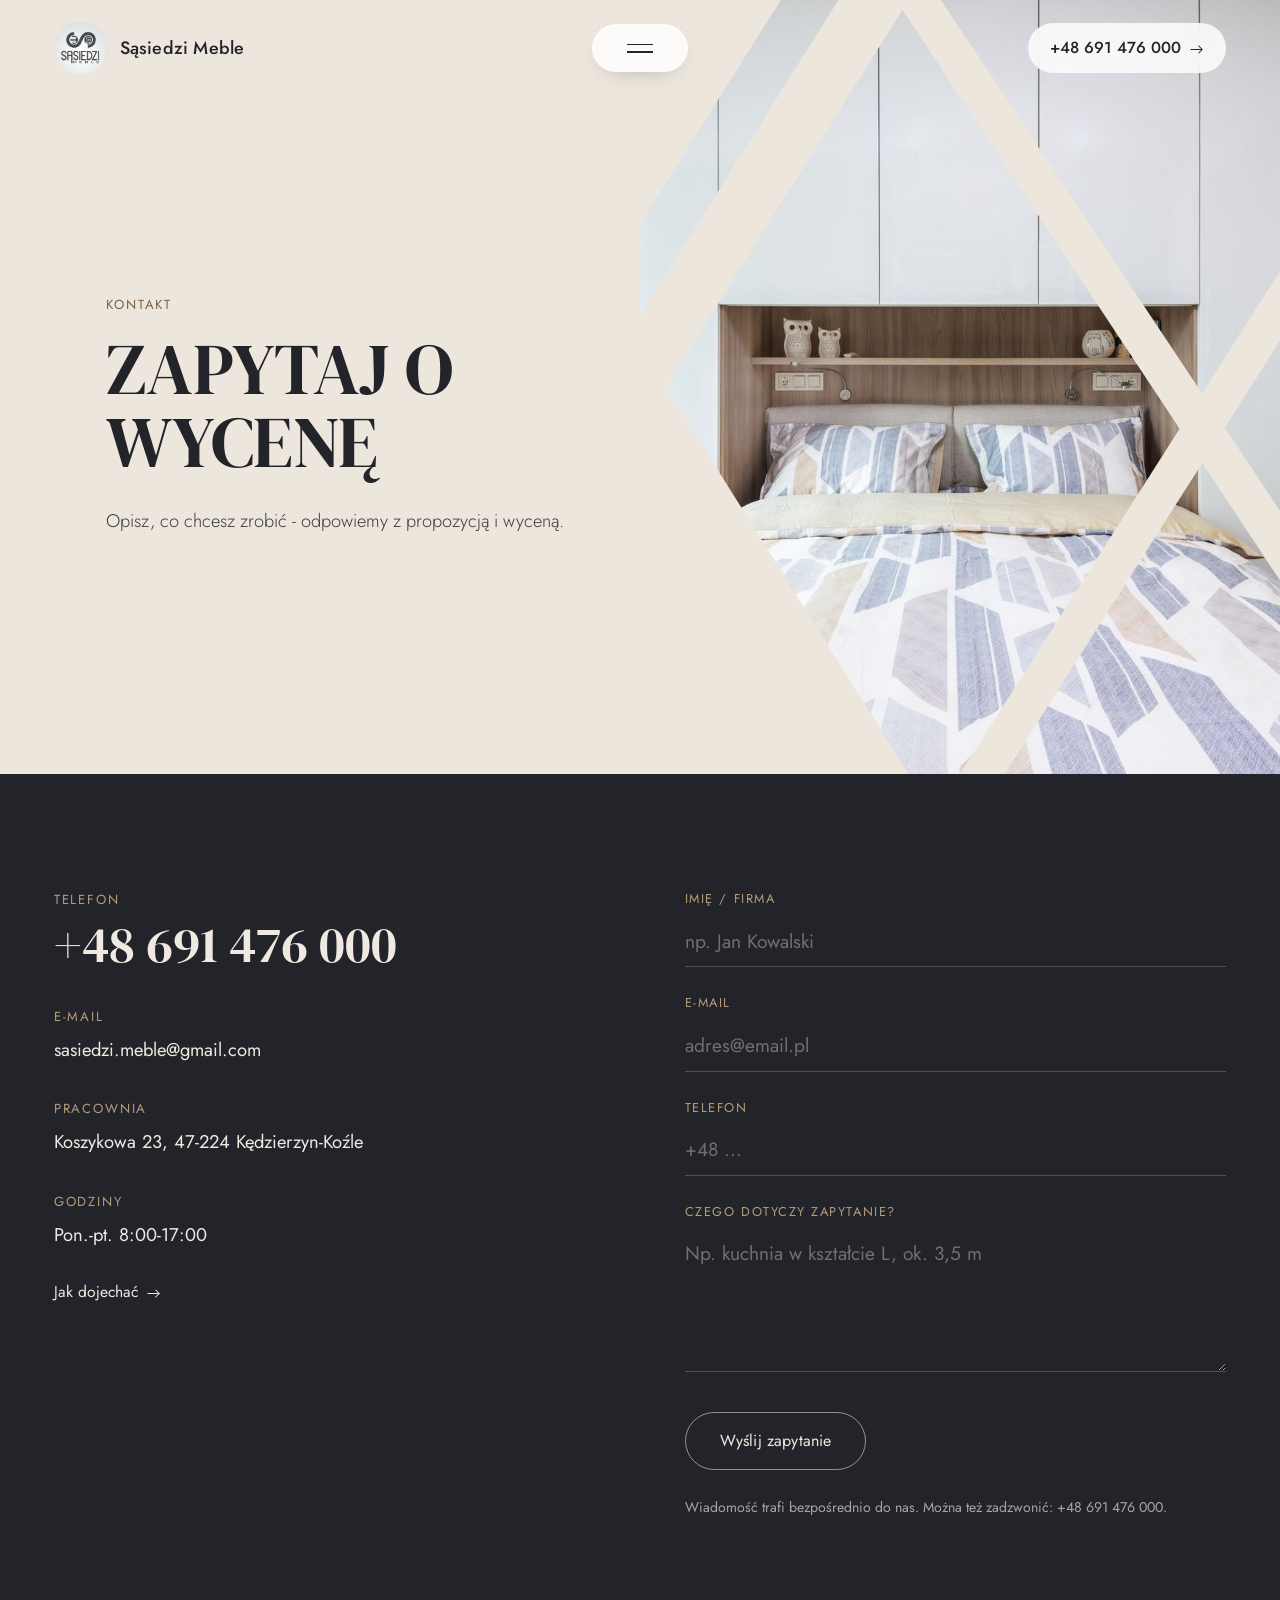
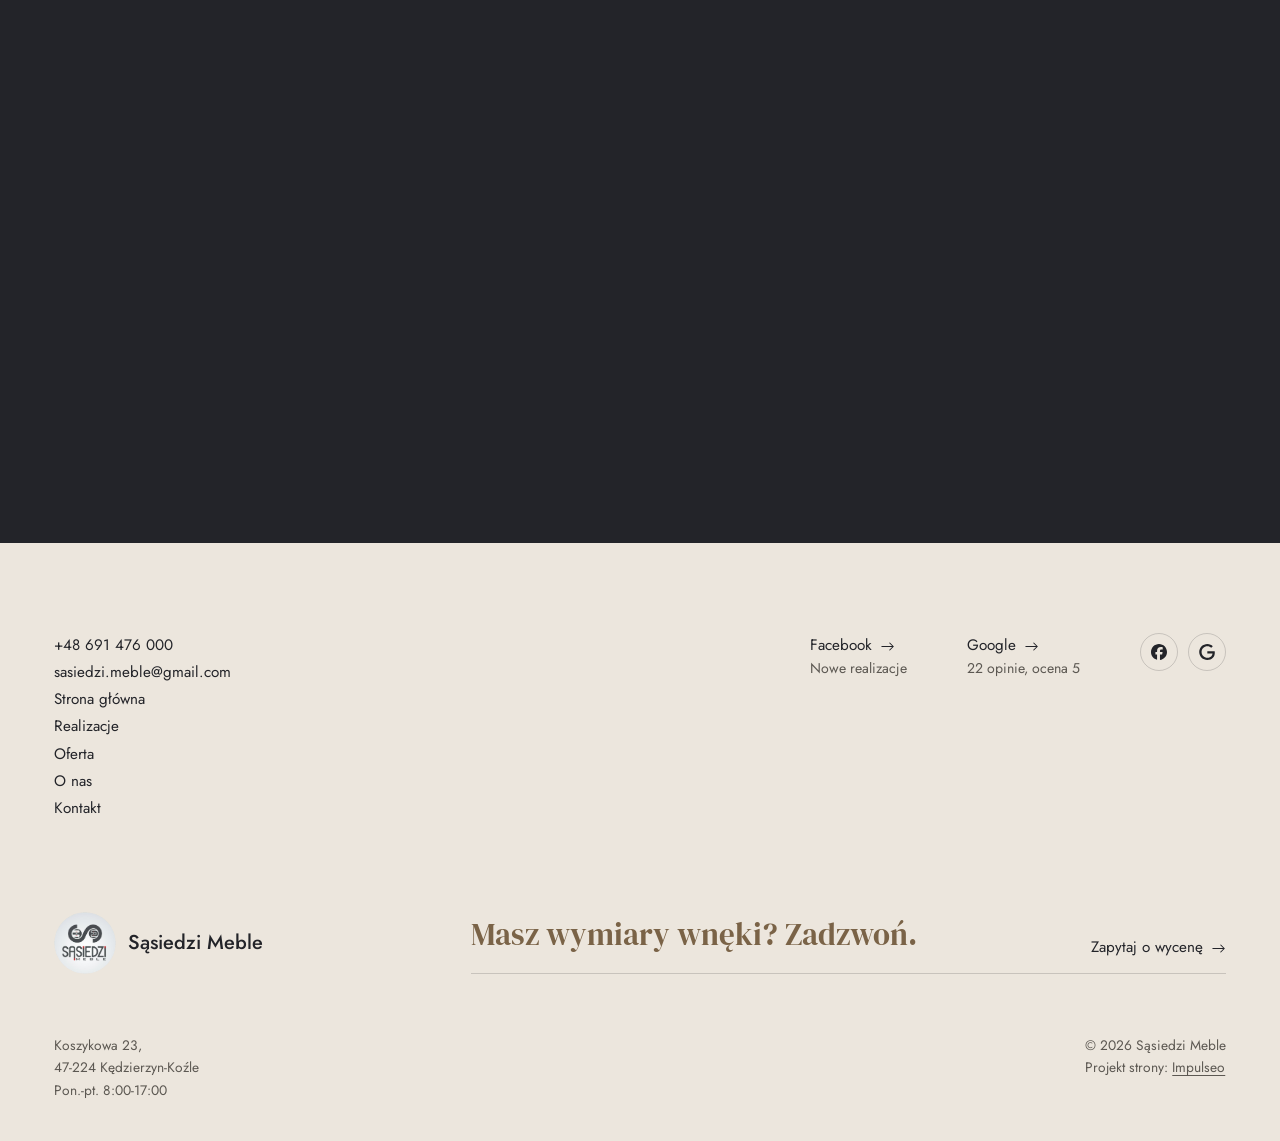
<file: kontakt.html>
<!DOCTYPE html>
<html lang="pl">
<head>
<meta charset="UTF-8">
<meta name="viewport" content="width=device-width, initial-scale=1.0">
<title>Kontakt - Sąsiedzi Meble</title>
<meta name="description" content="Kontakt Sąsiedzi Meble - Koszykowa 23, 47-224 Kędzierzyn-Koźle, Polska">
<link rel="canonical" href="https://kris20032.github.io/sasiedzi-meble/kontakt.html">
<meta name="robots" content="noindex, nofollow">
<meta property="og:type" content="website">
<meta property="og:locale" content="pl_PL">
<meta property="og:site_name" content="Sąsiedzi Meble">
<meta property="og:title" content="Kontakt - Sąsiedzi Meble">
<meta property="og:description" content="Kontakt Sąsiedzi Meble - Koszykowa 23, 47-224 Kędzierzyn-Koźle, Polska">
<meta property="og:url" content="https://kris20032.github.io/sasiedzi-meble/kontakt.html">
<meta property="og:image" content="https://kris20032.github.io/sasiedzi-meble/img/og.jpg">
<meta property="og:image:width" content="1200">
<meta property="og:image:height" content="630">
<meta name="twitter:card" content="summary_large_image">
<link rel="preconnect" href="https://fonts.googleapis.com">
<link rel="preconnect" href="https://fonts.gstatic.com" crossorigin>
<link href="https://fonts.googleapis.com/css2?family=DM+Serif+Display&family=Jost:wght@300;400;500&display=swap" rel="stylesheet">
<link rel="stylesheet" href="assets/styles.css?v=kl1">
<meta name="theme-color" content="#ECE6DD">
</head>
<body class="kl">

<header class="kl-top">
  <a class="kl-brand" href="index.html"><img class="brand-logo" src="img/logo.png" alt="Sąsiedzi Meble" width="679" height="679" decoding="async"><span>Sąsiedzi Meble</span></a>
  <a class="kl-toptel" href="tel:+48691476000">+48 691 476 000 <svg class="kl-arr" viewBox="0 0 16 10" width="14" height="9" aria-hidden="true"><path d="M1 5h13M10 1l4 4-4 4" fill="none" stroke="currentColor" stroke-width="1.2" stroke-linecap="round" stroke-linejoin="round"/></svg></a>
</header>
<button class="kl-burger" type="button" aria-label="Menu" aria-expanded="false" aria-controls="kl-menu"><i></i><i></i></button>
<div class="kl-menu" id="kl-menu" hidden>
  <div class="kl-menu-in">
    <nav class="kl-menu-nav">
      <a href="index.html"><span>Strona główna</span></a>
      <a href="realizacje.html"><span>Realizacje</span></a>
      <a href="oferta.html"><span>Oferta</span></a>
      <a href="o-nas.html"><span>O nas</span></a>
      <a href="kontakt.html" class="active" aria-current="page"><span>Kontakt</span></a>
    </nav>
    <div class="kl-menu-side">
      <p class="kl-lbl">Kontakt</p>
      <a href="tel:+48691476000">+48 691 476 000</a>
      <a href="mailto:sasiedzi.meble@gmail.com">sasiedzi.meble@gmail.com</a>
      <p>Koszykowa 23, 47-224 Kędzierzyn-Koźle</p>
      <p>Pon.-pt. 8:00-17:00</p>
      <a class="kl-pill kl-pill-light" href="kontakt.html">Zapytaj o wycenę</a>
    </div>
  </div>
</div>

<main>
<section class="kl-hero kl-hero-sub">
  <div class="kl-hero-copy">
    <p class="kl-lbl">Kontakt</p>
    <h1>Zapytaj o wycenę</h1>
    <p class="kl-lead">Opisz, co chcesz zrobić - odpowiemy z propozycją i wyceną.</p>
  </div>
  <div class="kl-hero-art"><img src="img/g14.jpg" alt="Sąsiedzi Meble - szafa na wymiar" fetchpriority="high" width="1600" height="1068" decoding="async"></div>
</section>

<section class="kl-dark kl-contact">
  <div class="kl-wrap kl-contact-in">
    <div class="kl-contact-info reveal">
      <p class="kl-lbl">Telefon</p>
      <a class="kl-c-big" href="tel:+48691476000">+48 691 476 000</a>
      <p class="kl-lbl">E-mail</p>
      <a class="kl-c-mid" href="mailto:sasiedzi.meble@gmail.com">sasiedzi.meble@gmail.com</a>
      <p class="kl-lbl">Pracownia</p>
      <p class="kl-c-mid">Koszykowa 23, 47-224 Kędzierzyn-Koźle</p>
      <p class="kl-lbl">Godziny</p>
      <p class="kl-c-mid">Pon.-pt. 8:00-17:00</p>
      <a class="kl-link kl-link-light" href="https://maps.google.com/?cid=7538419791917260537&amp;g_mp=Cidnb29nbGUubWFwcy5wbGFjZXMudjEuUGxhY2VzLlNlYXJjaFRleHQQAhgEIAA" target="_blank" rel="noopener">Jak dojechać <svg class="kl-arr" viewBox="0 0 16 10" width="14" height="9" aria-hidden="true"><path d="M1 5h13M10 1l4 4-4 4" fill="none" stroke="currentColor" stroke-width="1.2" stroke-linecap="round" stroke-linejoin="round"/></svg></a>
    </div>
    <form class="kl-form reveal" action="https://formsubmit.co/sasiedzi.meble@gmail.com" method="POST">
      <input type="hidden" name="_subject" value="Zapytanie ze strony Sąsiedzi Meble">
      <input type="hidden" name="_captcha" value="false">
      <input type="hidden" name="_template" value="table">
      <label><span>Imię / firma</span><input name="name" type="text" placeholder="np. Jan Kowalski" required></label>
      <label><span>E-mail</span><input name="email" type="email" placeholder="adres@email.pl" required></label>
      <label><span>Telefon</span><input name="phone" type="tel" placeholder="+48 ..."></label>
      <label><span>Czego dotyczy zapytanie?</span><textarea name="message" rows="4" placeholder="Np. kuchnia w kształcie L, ok. 3,5 m" required></textarea></label>
      <button type="submit" class="kl-pill kl-pill-light">Wyślij zapytanie</button>
      <p class="kl-note">Wiadomość trafi bezpośrednio do nas. Można też zadzwonić: +48 691 476 000.</p>
    </form>
  </div>
</section>
<section class="kl-beige kl-map">
  <div class="kl-wrap reveal">
    <iframe class="map" title="Sąsiedzi Meble - Kędzierzyn-Koźle" src="https://maps.google.com/maps?q=50.3432645%2C18.1982047&z=15&output=embed" loading="lazy" referrerpolicy="no-referrer-when-downgrade"></iframe>
  </div>
</section>
</main>

<footer class="kl-foot">
  <div class="kl-wrap">
    <div class="kl-foot-top">
      <div class="kl-foot-links">
        <a href="tel:+48691476000">+48 691 476 000</a>
        <a href="mailto:sasiedzi.meble@gmail.com">sasiedzi.meble@gmail.com</a>
        <a href="index.html">Strona główna</a>
        <a href="realizacje.html">Realizacje</a>
        <a href="oferta.html">Oferta</a>
        <a href="o-nas.html">O nas</a>
        <a href="kontakt.html">Kontakt</a>
      </div>
      <div class="kl-foot-soc">
        <div><a href="https://www.facebook.com/Sasiedzi.meble/" target="_blank" rel="noopener">Facebook <svg class="kl-arr" viewBox="0 0 16 10" width="14" height="9" aria-hidden="true"><path d="M1 5h13M10 1l4 4-4 4" fill="none" stroke="currentColor" stroke-width="1.2" stroke-linecap="round" stroke-linejoin="round"/></svg></a><span>Nowe realizacje</span></div>
        <div><a href="https://maps.google.com/?cid=7538419791917260537&amp;g_mp=Cidnb29nbGUubWFwcy5wbGFjZXMudjEuUGxhY2VzLlNlYXJjaFRleHQQAhgEIAA" target="_blank" rel="noopener">Google <svg class="kl-arr" viewBox="0 0 16 10" width="14" height="9" aria-hidden="true"><path d="M1 5h13M10 1l4 4-4 4" fill="none" stroke="currentColor" stroke-width="1.2" stroke-linecap="round" stroke-linejoin="round"/></svg></a><span>22 opinie, ocena 5</span></div>
        <div class="foot-soc">
        <a class="soc" href="https://www.facebook.com/Sasiedzi.meble/" target="_blank" rel="noopener" aria-label="Facebook - Sąsiedzi Meble"><svg viewBox="0 0 24 24" aria-hidden="true" focusable="false"><path d="M9.101 23.691v-7.98H6.627v-3.667h2.474v-1.58c0-4.085 1.848-5.978 5.858-5.978.401 0 .955.042 1.468.103a8.68 8.68 0 0 1 1.141.195v3.325a8.623 8.623 0 0 0-.653-.036 26.805 26.805 0 0 0-.733-.009c-.707 0-1.259.096-1.675.309a1.686 1.686 0 0 0-.679.622c-.258.42-.374.995-.374 1.752v1.297h3.919l-.386 2.103-.287 1.564h-3.246v8.245C19.396 23.238 24 18.179 24 12.044c0-6.627-5.373-12-12-12s-12 5.373-12 12c0 5.628 3.874 10.35 9.101 11.647Z" fill="currentColor"/></svg></a>
        <a class="soc" href="https://maps.google.com/?cid=7538419791917260537&g_mp=Cidnb29nbGUubWFwcy5wbGFjZXMudjEuUGxhY2VzLlNlYXJjaFRleHQQAhgEIAA" target="_blank" rel="noopener" aria-label="Google - Sąsiedzi Meble"><svg viewBox="0 0 24 24" aria-hidden="true" focusable="false"><path d="M12.48 10.92v3.28h7.84c-.24 1.84-.853 3.187-1.787 4.133-1.147 1.147-2.933 2.4-6.053 2.4-4.827 0-8.6-3.893-8.6-8.72s3.773-8.72 8.6-8.72c2.6 0 4.507 1.027 5.907 2.347l2.307-2.307C18.747 1.44 16.133 0 12.48 0 5.867 0 .307 5.387.307 12s5.56 12 12.173 12c3.573 0 6.267-1.173 8.373-3.36 2.16-2.16 2.84-5.213 2.84-7.667 0-.76-.053-1.467-.173-2.053H12.48z" fill="currentColor"/></svg></a>
        </div>
      </div>
    </div>
    <div class="kl-foot-mid">
      <a class="kl-foot-brand" href="index.html"><img src="img/logo.png" alt="Sąsiedzi Meble" width="679" height="679" loading="lazy" decoding="async"><span>Sąsiedzi Meble</span></a>
      <div class="kl-foot-cta">
        <p class="kl-foot-big">Masz wymiary wnęki? Zadzwoń.</p>
        <a href="kontakt.html">Zapytaj o wycenę <svg class="kl-arr" viewBox="0 0 16 10" width="14" height="9" aria-hidden="true"><path d="M1 5h13M10 1l4 4-4 4" fill="none" stroke="currentColor" stroke-width="1.2" stroke-linecap="round" stroke-linejoin="round"/></svg></a>
      </div>
    </div>
    <div class="kl-foot-bot">
      <p>Koszykowa 23,<br>47-224 Kędzierzyn-Koźle<br>Pon.-pt. 8:00-17:00</p>
      <p>© 2026 Sąsiedzi Meble<br>Projekt strony: <a class="foot-credit" href="https://impulseo.pl" target="_blank" rel="noopener">Impulseo</a></p>
    </div>
  </div>
</footer>
<div class="sticky-reserve"><a class="sr-book" href="kontakt.html">Zapytaj o wycenę</a><a class="sr-call" href="tel:+48691476000" aria-label="Zadzwoń"><svg class="ico-tel" width="16" height="16" viewBox="0 0 24 24" fill="none" aria-hidden="true"><path d="M6.6 10.8a15.5 15.5 0 0 0 6.6 6.6l2.2-2.2a1 1 0 0 1 1-.24 11.4 11.4 0 0 0 3.6.58 1 1 0 0 1 1 1V20a1 1 0 0 1-1 1A17 17 0 0 1 3 4a1 1 0 0 1 1-1h3.5a1 1 0 0 1 1 1c0 1.25.2 2.46.58 3.6a1 1 0 0 1-.25 1l-2.23 2.2Z" fill="currentColor"/></svg></a></div>
<div class="demo-wazne" data-do="2026-10-12" data-cykl="3" hidden><svg class="dw-ico" width="13" height="13" viewBox="0 0 24 24" fill="none" aria-hidden="true"><circle cx="12" cy="12" r="8.6" stroke="currentColor" stroke-width="1.8"/><path d="M12 7.2V12l3.3 2" stroke="currentColor" stroke-width="1.8" stroke-linecap="round"/></svg><span class="dw-txt"></span></div>

<script src="assets/main.js"></script>
<script src="assets/kl.js"></script>
</body>
</html>
</file>
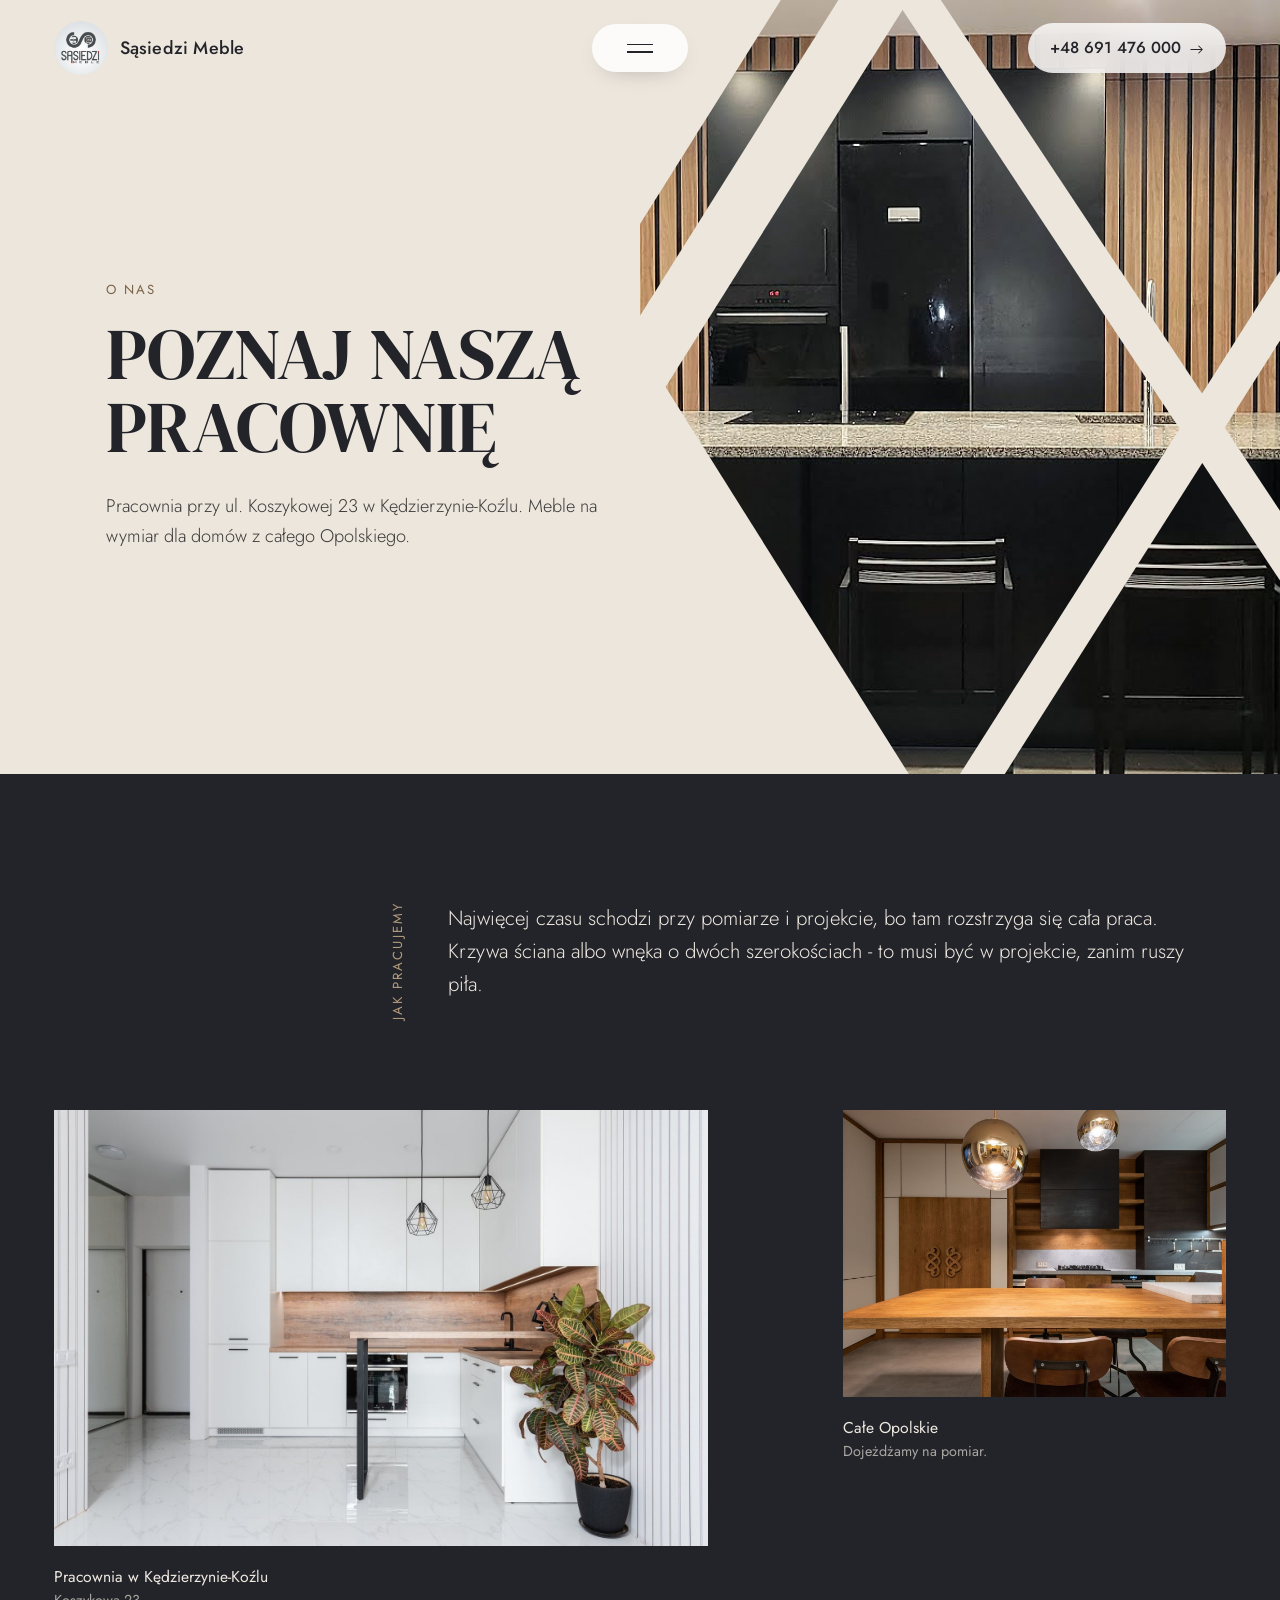
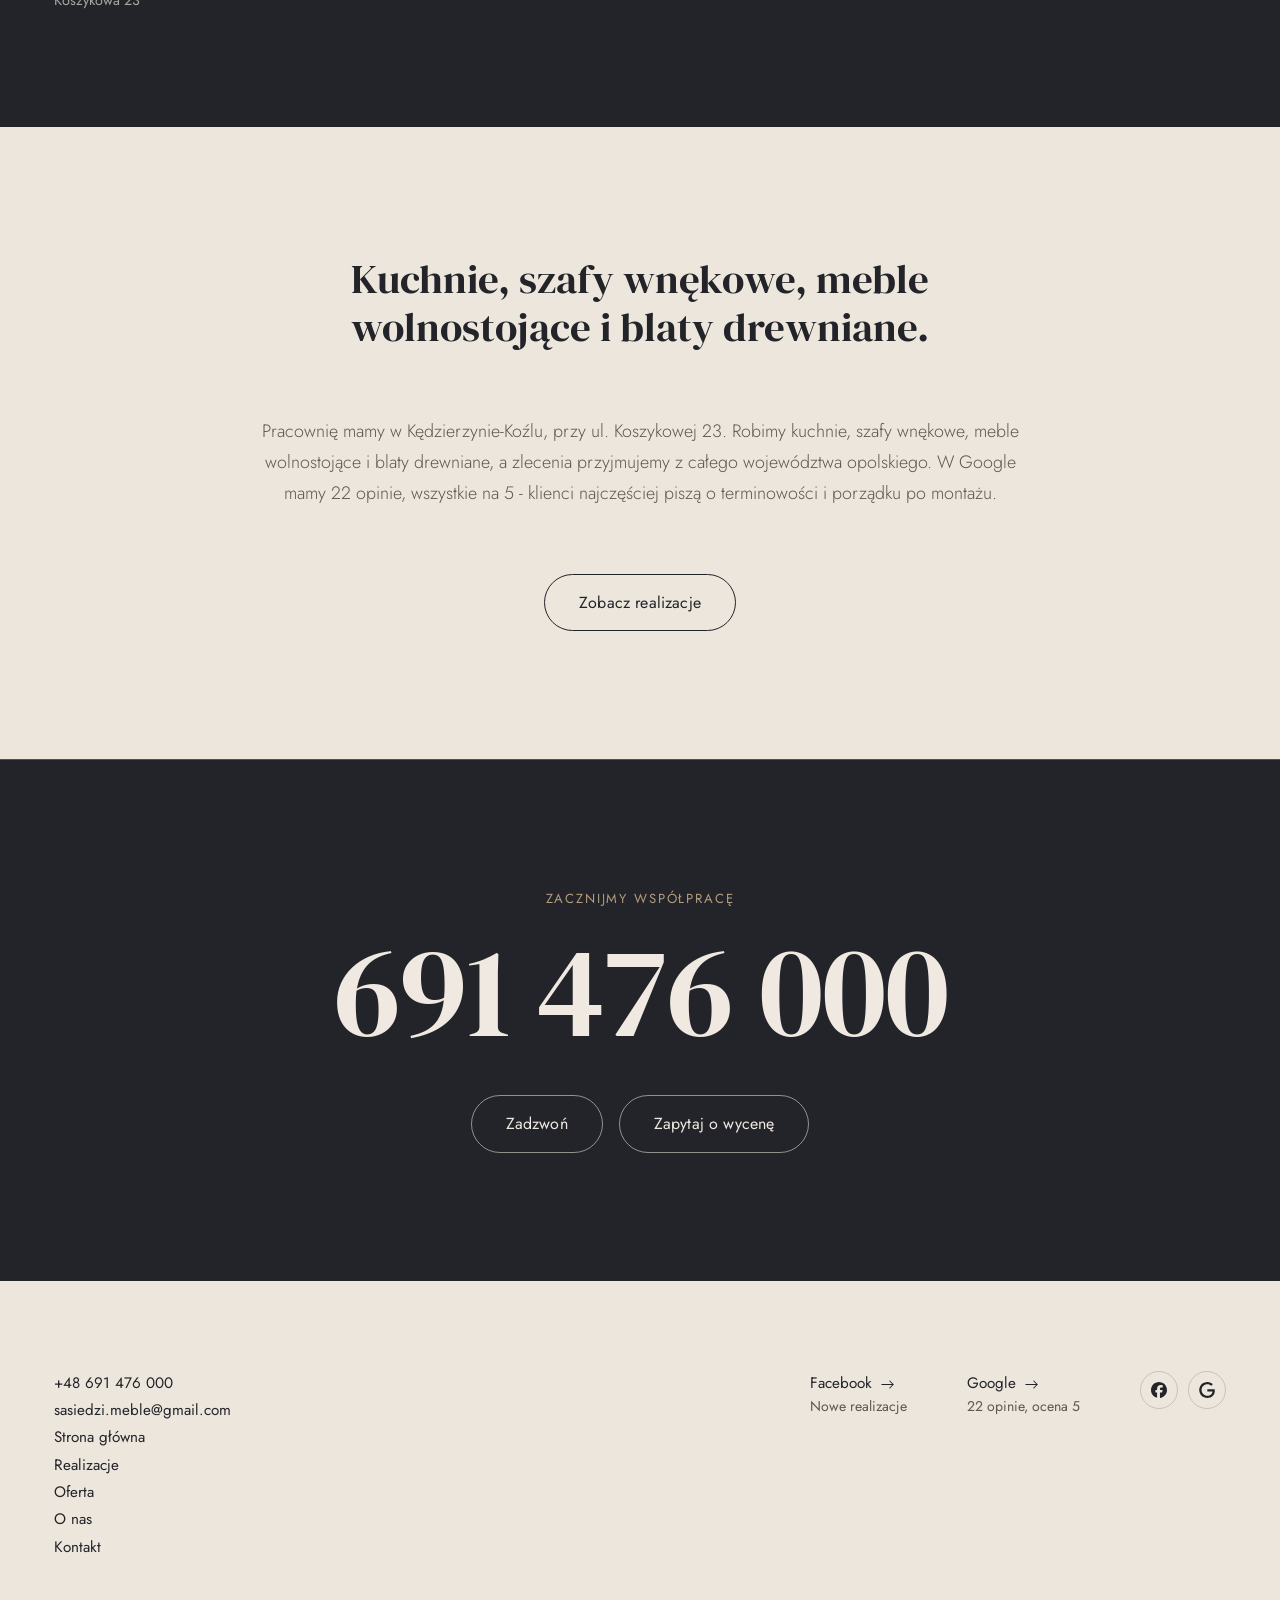
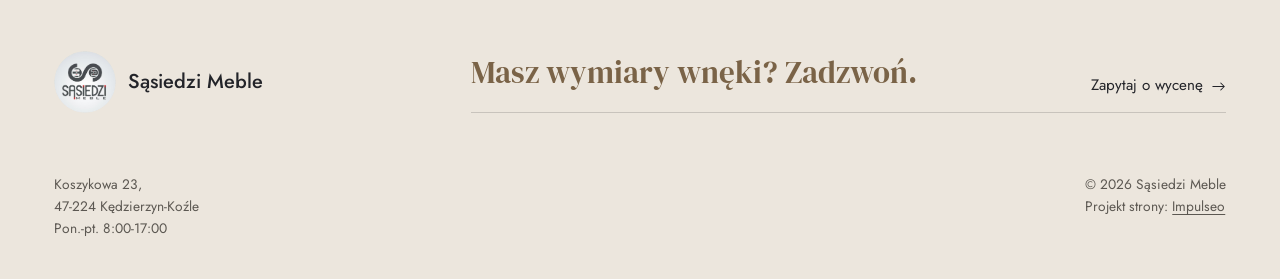
<file: o-nas.html>
<!DOCTYPE html>
<html lang="pl">
<head>
<meta charset="UTF-8">
<meta name="viewport" content="width=device-width, initial-scale=1.0">
<title>O nas - Sąsiedzi Meble</title>
<meta name="description" content="Meble na wymiar w Kędzierzynie-Koźlu: kuchnie, szafy i zabudowy pod Twoje wnętrze. Pomiar, projekt i montaż. Zadzwoń: +48 691 476 000.">
<link rel="canonical" href="https://kris20032.github.io/sasiedzi-meble/o-nas.html">
<meta name="robots" content="noindex, nofollow">
<meta property="og:type" content="website">
<meta property="og:locale" content="pl_PL">
<meta property="og:site_name" content="Sąsiedzi Meble">
<meta property="og:title" content="O nas - Sąsiedzi Meble">
<meta property="og:description" content="Meble na wymiar w Kędzierzynie-Koźlu: kuchnie, szafy i zabudowy pod Twoje wnętrze. Pomiar, projekt i montaż. Zadzwoń: +48 691 476 000.">
<meta property="og:url" content="https://kris20032.github.io/sasiedzi-meble/o-nas.html">
<meta property="og:image" content="https://kris20032.github.io/sasiedzi-meble/img/og.jpg">
<meta property="og:image:width" content="1200">
<meta property="og:image:height" content="630">
<meta name="twitter:card" content="summary_large_image">
<link rel="preconnect" href="https://fonts.googleapis.com">
<link rel="preconnect" href="https://fonts.gstatic.com" crossorigin>
<link href="https://fonts.googleapis.com/css2?family=DM+Serif+Display&family=Jost:wght@300;400;500&display=swap" rel="stylesheet">
<link rel="stylesheet" href="assets/styles.css?v=kl1">
<meta name="theme-color" content="#ECE6DD">
</head>
<body class="kl">

<header class="kl-top">
  <a class="kl-brand" href="index.html"><img class="brand-logo" src="img/logo.png" alt="Sąsiedzi Meble" width="679" height="679" decoding="async"><span>Sąsiedzi Meble</span></a>
  <a class="kl-toptel" href="tel:+48691476000">+48 691 476 000 <svg class="kl-arr" viewBox="0 0 16 10" width="14" height="9" aria-hidden="true"><path d="M1 5h13M10 1l4 4-4 4" fill="none" stroke="currentColor" stroke-width="1.2" stroke-linecap="round" stroke-linejoin="round"/></svg></a>
</header>
<button class="kl-burger" type="button" aria-label="Menu" aria-expanded="false" aria-controls="kl-menu"><i></i><i></i></button>
<div class="kl-menu" id="kl-menu" hidden>
  <div class="kl-menu-in">
    <nav class="kl-menu-nav">
      <a href="index.html"><span>Strona główna</span></a>
      <a href="realizacje.html"><span>Realizacje</span></a>
      <a href="oferta.html"><span>Oferta</span></a>
      <a href="o-nas.html" class="active" aria-current="page"><span>O nas</span></a>
      <a href="kontakt.html"><span>Kontakt</span></a>
    </nav>
    <div class="kl-menu-side">
      <p class="kl-lbl">Kontakt</p>
      <a href="tel:+48691476000">+48 691 476 000</a>
      <a href="mailto:sasiedzi.meble@gmail.com">sasiedzi.meble@gmail.com</a>
      <p>Koszykowa 23, 47-224 Kędzierzyn-Koźle</p>
      <p>Pon.-pt. 8:00-17:00</p>
      <a class="kl-pill kl-pill-light" href="kontakt.html">Zapytaj o wycenę</a>
    </div>
  </div>
</div>

<main>
<section class="kl-hero kl-hero-sub">
  <div class="kl-hero-copy">
    <p class="kl-lbl">O nas</p>
    <h1>Poznaj naszą pracownię</h1>
    <p class="kl-lead">Pracownia przy ul. Koszykowej 23 w Kędzierzynie-Koźlu. Meble na wymiar dla domów z całego Opolskiego.</p>
  </div>
  <div class="kl-hero-art"><img src="img/g3.jpg" alt="Sąsiedzi Meble - zabudowa kuchenna" fetchpriority="high" width="1600" height="721" decoding="async"></div>
</section>

<section class="kl-dark kl-what">
  <div class="kl-wrap">
    <div class="kl-what-top reveal">
      <p class="kl-vert">Jak pracujemy</p>
      <p class="kl-what-txt">Najwięcej czasu schodzi przy pomiarze i projekcie, bo tam rozstrzyga się cała praca. Krzywa ściana albo wnęka o dwóch szerokościach - to musi być w projekcie, zanim ruszy piła.</p>
    </div>
    <div class="kl-what-pics">
      <div class="kl-what-a reveal"><img src="img/g13.jpg" alt="Biała kuchnia na wymiar" loading="lazy" width="1600" height="1068" decoding="async"><span class="kl-cap">Pracownia w Kędzierzynie-Koźlu</span><span class="kl-sub">Koszykowa 23</span></div>
      <div class="kl-what-b reveal"><img src="img/g7.jpg" alt="Jadalnia z zabudową w drewnie" loading="lazy" width="1600" height="1068" decoding="async"><span class="kl-cap">Całe Opolskie</span><span class="kl-sub">Dojeżdżamy na pomiar.</span></div>
    </div>
  </div>
</section>
<section class="kl-beige kl-about">
  <div class="kl-wrap kl-about-in">
    <h2 class="kl-h2c reveal">Kuchnie, szafy wnękowe, meble wolnostojące i blaty drewniane.</h2>
    <p class="reveal">Pracownię mamy w Kędzierzynie-Koźlu, przy ul. Koszykowej 23. Robimy kuchnie, szafy wnękowe, meble wolnostojące i blaty drewniane, a zlecenia przyjmujemy z całego województwa opolskiego. W Google mamy 22 opinie, wszystkie na 5 - klienci najczęściej piszą o terminowości i porządku po montażu.</p>
    <div class="kl-center reveal"><a class="kl-pill" href="realizacje.html">Zobacz realizacje</a></div>
  </div>
</section>
<section class="kl-dark kl-cta">
  <div class="kl-wrap">
    <p class="kl-lbl reveal">Zacznijmy współpracę</p>
    <a class="kl-bigtel reveal" href="tel:+48691476000">691 476 000</a>
    <div class="kl-cta-act reveal">
      <a class="kl-pill kl-pill-light" href="tel:+48691476000">Zadzwoń</a>
      <a class="kl-pill kl-pill-light" href="kontakt.html">Zapytaj o wycenę</a>
    </div>
  </div>
</section>
</main>

<footer class="kl-foot">
  <div class="kl-wrap">
    <div class="kl-foot-top">
      <div class="kl-foot-links">
        <a href="tel:+48691476000">+48 691 476 000</a>
        <a href="mailto:sasiedzi.meble@gmail.com">sasiedzi.meble@gmail.com</a>
        <a href="index.html">Strona główna</a>
        <a href="realizacje.html">Realizacje</a>
        <a href="oferta.html">Oferta</a>
        <a href="o-nas.html">O nas</a>
        <a href="kontakt.html">Kontakt</a>
      </div>
      <div class="kl-foot-soc">
        <div><a href="https://www.facebook.com/Sasiedzi.meble/" target="_blank" rel="noopener">Facebook <svg class="kl-arr" viewBox="0 0 16 10" width="14" height="9" aria-hidden="true"><path d="M1 5h13M10 1l4 4-4 4" fill="none" stroke="currentColor" stroke-width="1.2" stroke-linecap="round" stroke-linejoin="round"/></svg></a><span>Nowe realizacje</span></div>
        <div><a href="https://maps.google.com/?cid=7538419791917260537&amp;g_mp=Cidnb29nbGUubWFwcy5wbGFjZXMudjEuUGxhY2VzLlNlYXJjaFRleHQQAhgEIAA" target="_blank" rel="noopener">Google <svg class="kl-arr" viewBox="0 0 16 10" width="14" height="9" aria-hidden="true"><path d="M1 5h13M10 1l4 4-4 4" fill="none" stroke="currentColor" stroke-width="1.2" stroke-linecap="round" stroke-linejoin="round"/></svg></a><span>22 opinie, ocena 5</span></div>
        <div class="foot-soc">
        <a class="soc" href="https://www.facebook.com/Sasiedzi.meble/" target="_blank" rel="noopener" aria-label="Facebook - Sąsiedzi Meble"><svg viewBox="0 0 24 24" aria-hidden="true" focusable="false"><path d="M9.101 23.691v-7.98H6.627v-3.667h2.474v-1.58c0-4.085 1.848-5.978 5.858-5.978.401 0 .955.042 1.468.103a8.68 8.68 0 0 1 1.141.195v3.325a8.623 8.623 0 0 0-.653-.036 26.805 26.805 0 0 0-.733-.009c-.707 0-1.259.096-1.675.309a1.686 1.686 0 0 0-.679.622c-.258.42-.374.995-.374 1.752v1.297h3.919l-.386 2.103-.287 1.564h-3.246v8.245C19.396 23.238 24 18.179 24 12.044c0-6.627-5.373-12-12-12s-12 5.373-12 12c0 5.628 3.874 10.35 9.101 11.647Z" fill="currentColor"/></svg></a>
        <a class="soc" href="https://maps.google.com/?cid=7538419791917260537&g_mp=Cidnb29nbGUubWFwcy5wbGFjZXMudjEuUGxhY2VzLlNlYXJjaFRleHQQAhgEIAA" target="_blank" rel="noopener" aria-label="Google - Sąsiedzi Meble"><svg viewBox="0 0 24 24" aria-hidden="true" focusable="false"><path d="M12.48 10.92v3.28h7.84c-.24 1.84-.853 3.187-1.787 4.133-1.147 1.147-2.933 2.4-6.053 2.4-4.827 0-8.6-3.893-8.6-8.72s3.773-8.72 8.6-8.72c2.6 0 4.507 1.027 5.907 2.347l2.307-2.307C18.747 1.44 16.133 0 12.48 0 5.867 0 .307 5.387.307 12s5.56 12 12.173 12c3.573 0 6.267-1.173 8.373-3.36 2.16-2.16 2.84-5.213 2.84-7.667 0-.76-.053-1.467-.173-2.053H12.48z" fill="currentColor"/></svg></a>
        </div>
      </div>
    </div>
    <div class="kl-foot-mid">
      <a class="kl-foot-brand" href="index.html"><img src="img/logo.png" alt="Sąsiedzi Meble" width="679" height="679" loading="lazy" decoding="async"><span>Sąsiedzi Meble</span></a>
      <div class="kl-foot-cta">
        <p class="kl-foot-big">Masz wymiary wnęki? Zadzwoń.</p>
        <a href="kontakt.html">Zapytaj o wycenę <svg class="kl-arr" viewBox="0 0 16 10" width="14" height="9" aria-hidden="true"><path d="M1 5h13M10 1l4 4-4 4" fill="none" stroke="currentColor" stroke-width="1.2" stroke-linecap="round" stroke-linejoin="round"/></svg></a>
      </div>
    </div>
    <div class="kl-foot-bot">
      <p>Koszykowa 23,<br>47-224 Kędzierzyn-Koźle<br>Pon.-pt. 8:00-17:00</p>
      <p>© 2026 Sąsiedzi Meble<br>Projekt strony: <a class="foot-credit" href="https://impulseo.pl" target="_blank" rel="noopener">Impulseo</a></p>
    </div>
  </div>
</footer>
<div class="sticky-reserve"><a class="sr-book" href="kontakt.html">Zapytaj o wycenę</a><a class="sr-call" href="tel:+48691476000" aria-label="Zadzwoń"><svg class="ico-tel" width="16" height="16" viewBox="0 0 24 24" fill="none" aria-hidden="true"><path d="M6.6 10.8a15.5 15.5 0 0 0 6.6 6.6l2.2-2.2a1 1 0 0 1 1-.24 11.4 11.4 0 0 0 3.6.58 1 1 0 0 1 1 1V20a1 1 0 0 1-1 1A17 17 0 0 1 3 4a1 1 0 0 1 1-1h3.5a1 1 0 0 1 1 1c0 1.25.2 2.46.58 3.6a1 1 0 0 1-.25 1l-2.23 2.2Z" fill="currentColor"/></svg></a></div>
<div class="demo-wazne" data-do="2026-10-12" data-cykl="3" hidden><svg class="dw-ico" width="13" height="13" viewBox="0 0 24 24" fill="none" aria-hidden="true"><circle cx="12" cy="12" r="8.6" stroke="currentColor" stroke-width="1.8"/><path d="M12 7.2V12l3.3 2" stroke="currentColor" stroke-width="1.8" stroke-linecap="round"/></svg><span class="dw-txt"></span></div>

<script src="assets/main.js"></script>
<script src="assets/kl.js"></script>
</body>
</html>
</file>
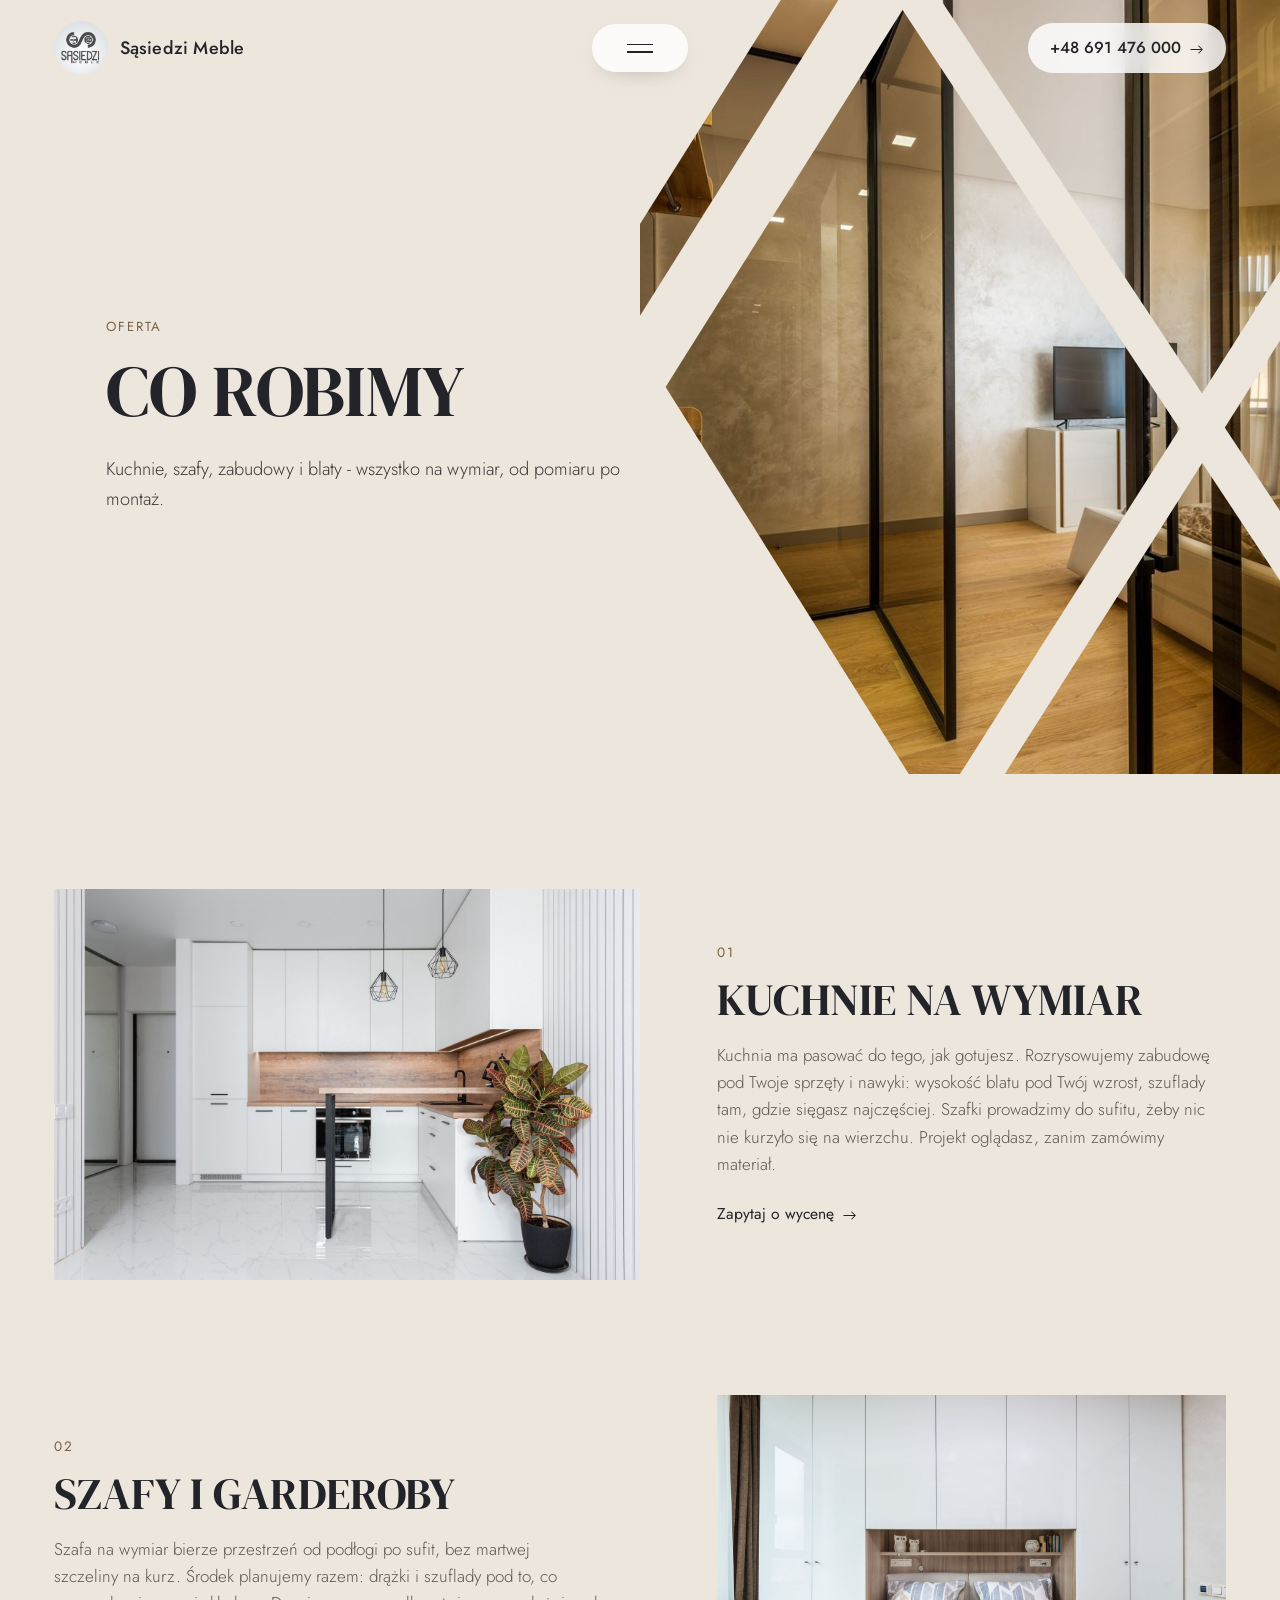
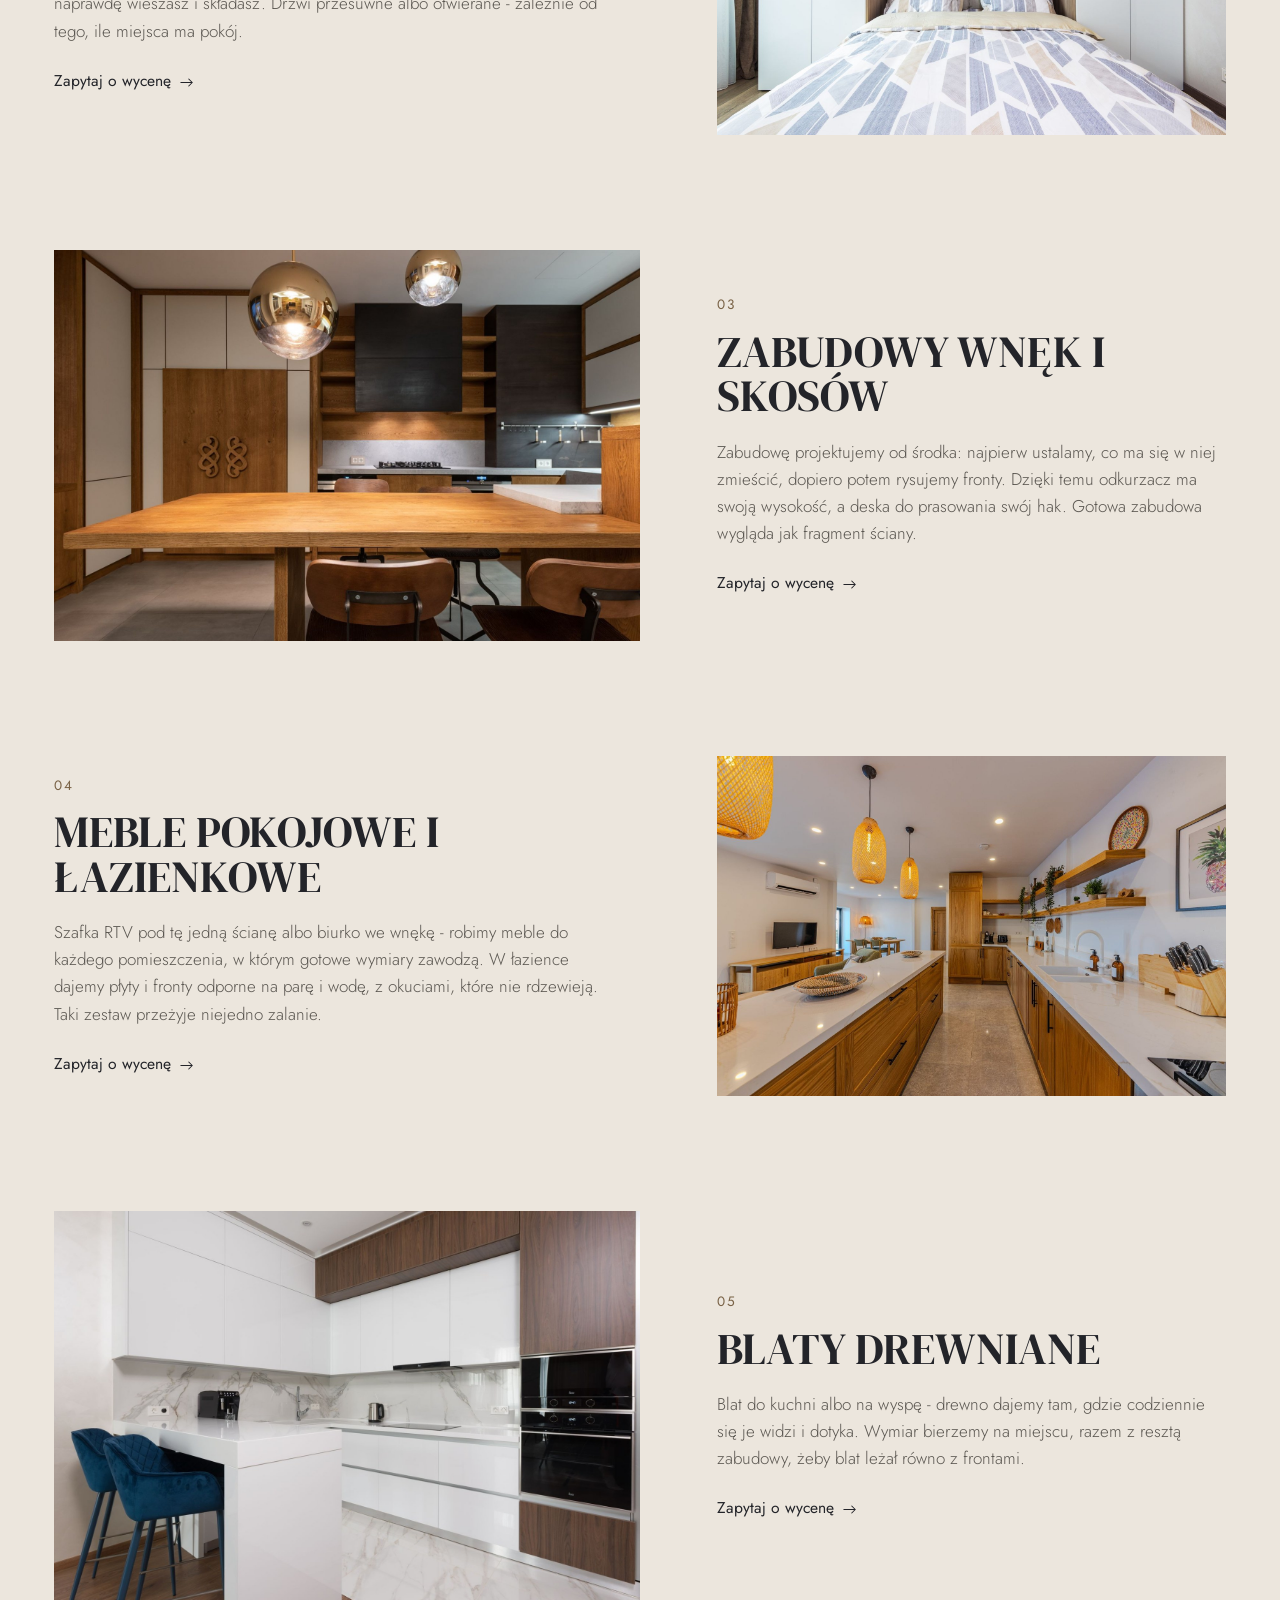
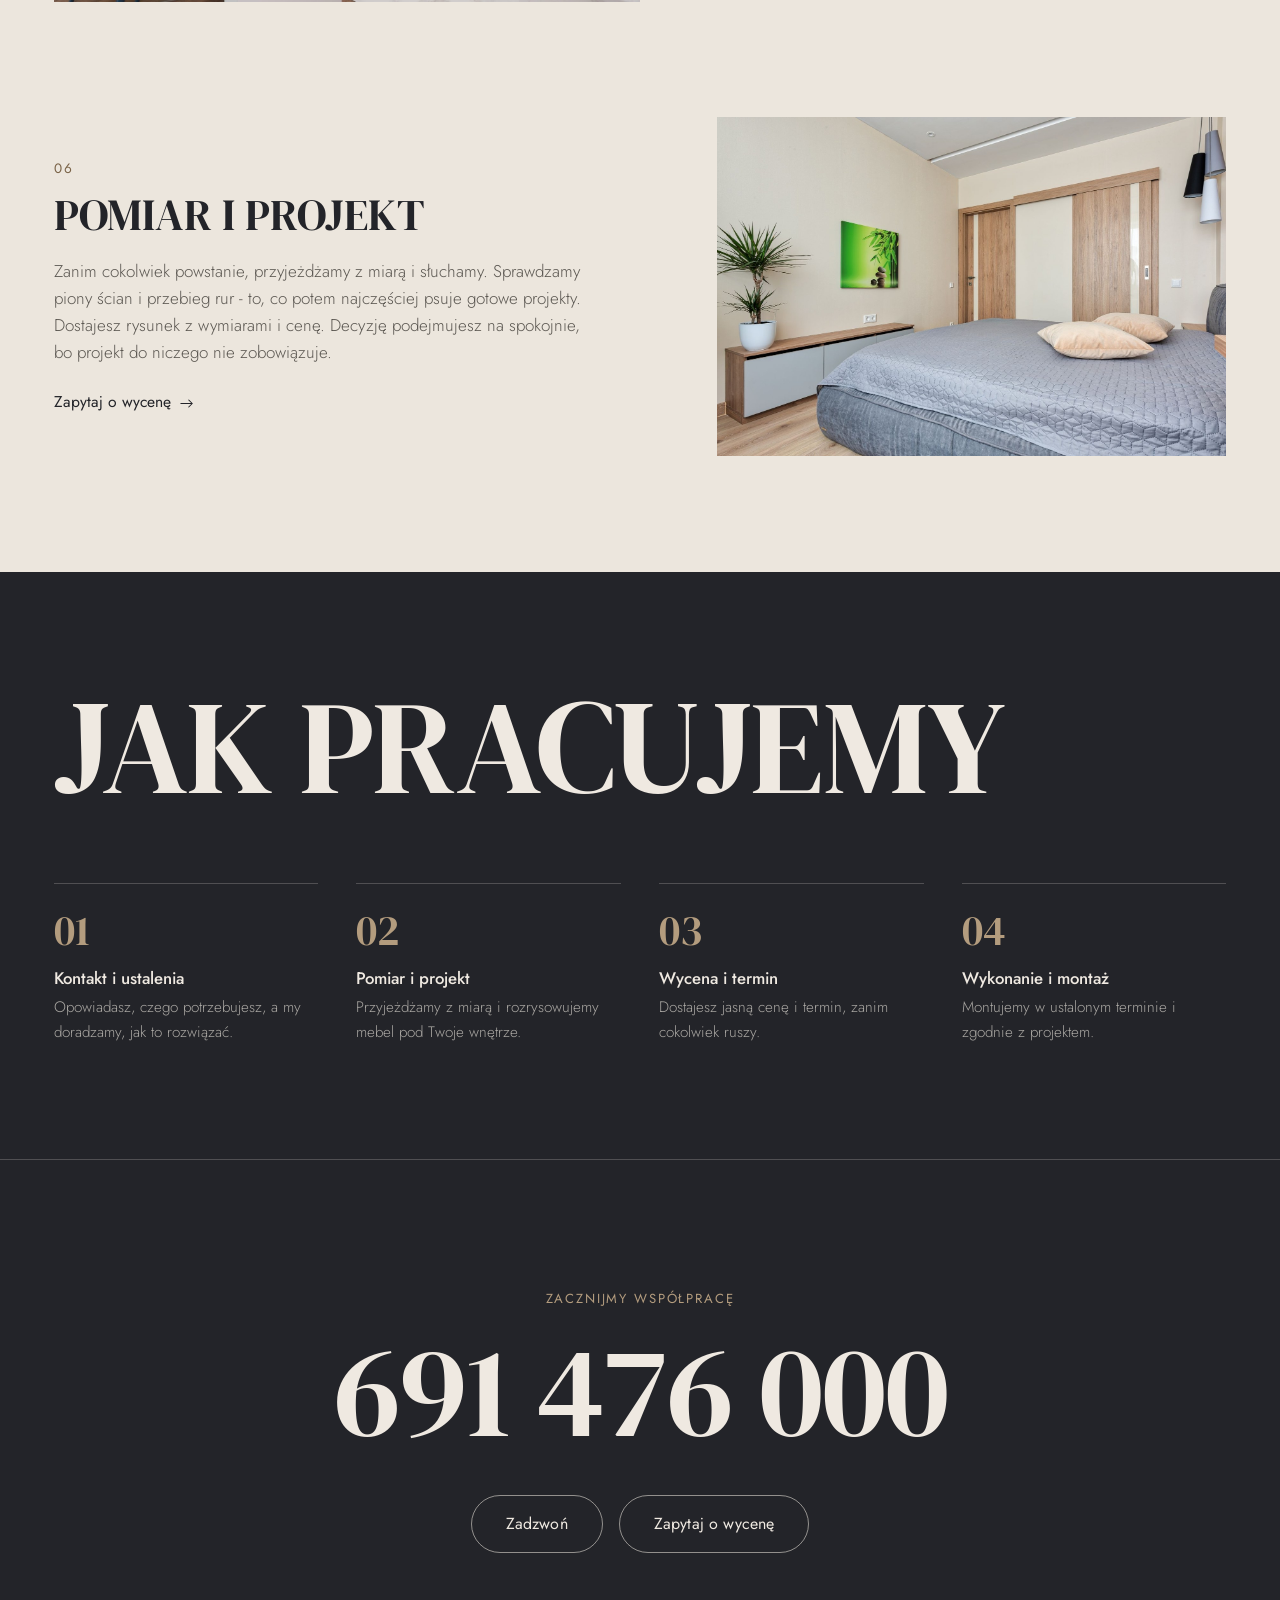
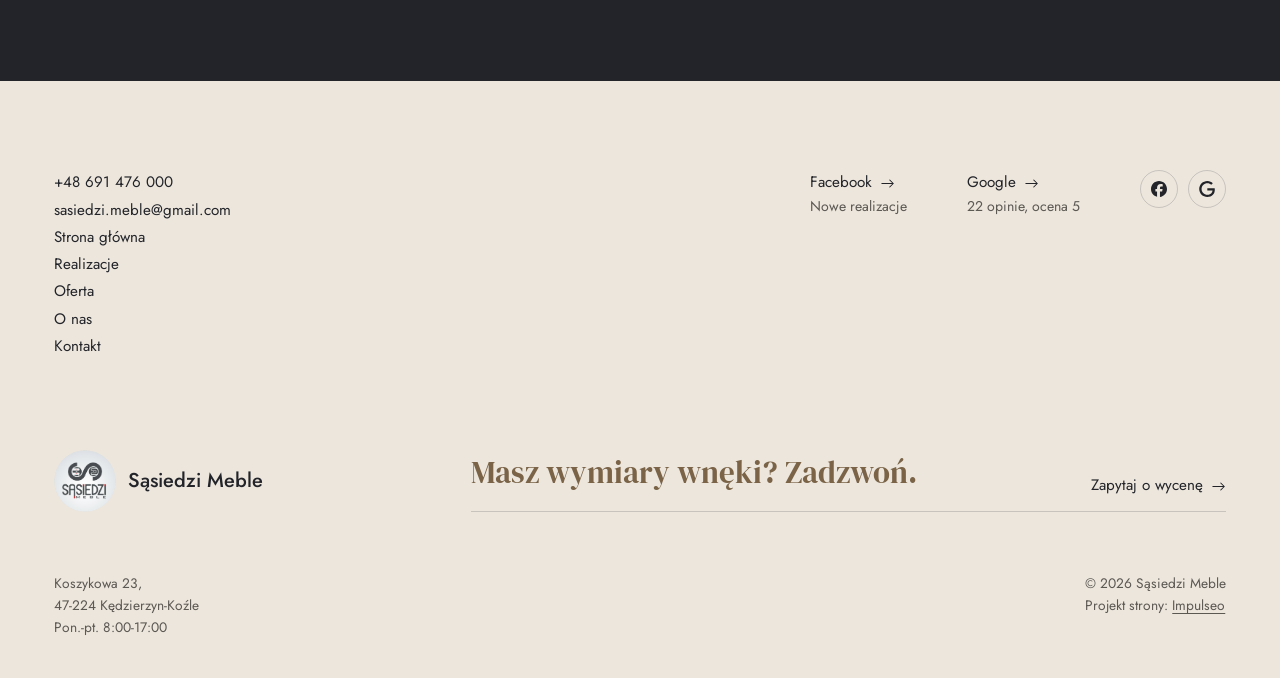
<file: oferta.html>
<!DOCTYPE html>
<html lang="pl">
<head>
<meta charset="UTF-8">
<meta name="viewport" content="width=device-width, initial-scale=1.0">
<title>Oferta - Sąsiedzi Meble</title>
<meta name="description" content="Meble na wymiar w Kędzierzynie-Koźlu: kuchnie, szafy i zabudowy pod Twoje wnętrze. Pomiar, projekt i montaż. Zadzwoń: +48 691 476 000.">
<link rel="canonical" href="https://kris20032.github.io/sasiedzi-meble/oferta.html">
<meta name="robots" content="noindex, nofollow">
<meta property="og:type" content="website">
<meta property="og:locale" content="pl_PL">
<meta property="og:site_name" content="Sąsiedzi Meble">
<meta property="og:title" content="Oferta - Sąsiedzi Meble">
<meta property="og:description" content="Meble na wymiar w Kędzierzynie-Koźlu: kuchnie, szafy i zabudowy pod Twoje wnętrze. Pomiar, projekt i montaż. Zadzwoń: +48 691 476 000.">
<meta property="og:url" content="https://kris20032.github.io/sasiedzi-meble/oferta.html">
<meta property="og:image" content="https://kris20032.github.io/sasiedzi-meble/img/og.jpg">
<meta property="og:image:width" content="1200">
<meta property="og:image:height" content="630">
<meta name="twitter:card" content="summary_large_image">
<link rel="preconnect" href="https://fonts.googleapis.com">
<link rel="preconnect" href="https://fonts.gstatic.com" crossorigin>
<link href="https://fonts.googleapis.com/css2?family=DM+Serif+Display&family=Jost:wght@300;400;500&display=swap" rel="stylesheet">
<link rel="stylesheet" href="assets/styles.css?v=kl1">
<meta name="theme-color" content="#ECE6DD">
</head>
<body class="kl">

<header class="kl-top">
  <a class="kl-brand" href="index.html"><img class="brand-logo" src="img/logo.png" alt="Sąsiedzi Meble" width="679" height="679" decoding="async"><span>Sąsiedzi Meble</span></a>
  <a class="kl-toptel" href="tel:+48691476000">+48 691 476 000 <svg class="kl-arr" viewBox="0 0 16 10" width="14" height="9" aria-hidden="true"><path d="M1 5h13M10 1l4 4-4 4" fill="none" stroke="currentColor" stroke-width="1.2" stroke-linecap="round" stroke-linejoin="round"/></svg></a>
</header>
<button class="kl-burger" type="button" aria-label="Menu" aria-expanded="false" aria-controls="kl-menu"><i></i><i></i></button>
<div class="kl-menu" id="kl-menu" hidden>
  <div class="kl-menu-in">
    <nav class="kl-menu-nav">
      <a href="index.html"><span>Strona główna</span></a>
      <a href="realizacje.html"><span>Realizacje</span></a>
      <a href="oferta.html" class="active" aria-current="page"><span>Oferta</span></a>
      <a href="o-nas.html"><span>O nas</span></a>
      <a href="kontakt.html"><span>Kontakt</span></a>
    </nav>
    <div class="kl-menu-side">
      <p class="kl-lbl">Kontakt</p>
      <a href="tel:+48691476000">+48 691 476 000</a>
      <a href="mailto:sasiedzi.meble@gmail.com">sasiedzi.meble@gmail.com</a>
      <p>Koszykowa 23, 47-224 Kędzierzyn-Koźle</p>
      <p>Pon.-pt. 8:00-17:00</p>
      <a class="kl-pill kl-pill-light" href="kontakt.html">Zapytaj o wycenę</a>
    </div>
  </div>
</div>

<main>
<section class="kl-hero kl-hero-sub">
  <div class="kl-hero-copy">
    <p class="kl-lbl">Oferta</p>
    <h1>Co robimy</h1>
    <p class="kl-lead">Kuchnie, szafy, zabudowy i blaty - wszystko na wymiar, od pomiaru po montaż.</p>
  </div>
  <div class="kl-hero-art"><img src="img/g11.jpg" alt="Sąsiedzi Meble - zabudowa na wymiar" fetchpriority="high" width="1600" height="1068" decoding="async"></div>
</section>

<section class="kl-beige kl-rows">
  <div class="kl-wrap">
    <article class="kl-row reveal">
      <div class="kl-row-img"><img src="img/g13.jpg" alt="Kuchnie na wymiar" loading="lazy" width="1600" height="1068" decoding="async"></div>
      <div class="kl-row-txt">
        <span class="kl-num">01</span>
        <h2>Kuchnie na wymiar</h2>
        <p>Kuchnia ma pasować do tego, jak gotujesz. Rozrysowujemy zabudowę pod Twoje sprzęty i nawyki: wysokość blatu pod Twój wzrost, szuflady tam, gdzie sięgasz najczęściej. Szafki prowadzimy do sufitu, żeby nic nie kurzyło się na wierzchu. Projekt oglądasz, zanim zamówimy materiał.</p>
        <a class="kl-link" href="kontakt.html">Zapytaj o wycenę <svg class="kl-arr" viewBox="0 0 16 10" width="14" height="9" aria-hidden="true"><path d="M1 5h13M10 1l4 4-4 4" fill="none" stroke="currentColor" stroke-width="1.2" stroke-linecap="round" stroke-linejoin="round"/></svg></a>
      </div>
    </article>
    <article class="kl-row kl-row-rev reveal">
      <div class="kl-row-img"><img src="img/g14.jpg" alt="Szafy i garderoby" loading="lazy" width="1600" height="1068" decoding="async"></div>
      <div class="kl-row-txt">
        <span class="kl-num">02</span>
        <h2>Szafy i garderoby</h2>
        <p>Szafa na wymiar bierze przestrzeń od podłogi po sufit, bez martwej szczeliny na kurz. Środek planujemy razem: drążki i szuflady pod to, co naprawdę wieszasz i składasz. Drzwi przesuwne albo otwierane - zależnie od tego, ile miejsca ma pokój.</p>
        <a class="kl-link" href="kontakt.html">Zapytaj o wycenę <svg class="kl-arr" viewBox="0 0 16 10" width="14" height="9" aria-hidden="true"><path d="M1 5h13M10 1l4 4-4 4" fill="none" stroke="currentColor" stroke-width="1.2" stroke-linecap="round" stroke-linejoin="round"/></svg></a>
      </div>
    </article>
    <article class="kl-row reveal">
      <div class="kl-row-img"><img src="img/g7.jpg" alt="Zabudowy wnęk i skosów" loading="lazy" width="1600" height="1068" decoding="async"></div>
      <div class="kl-row-txt">
        <span class="kl-num">03</span>
        <h2>Zabudowy wnęk i skosów</h2>
        <p>Zabudowę projektujemy od środka: najpierw ustalamy, co ma się w niej zmieścić, dopiero potem rysujemy fronty. Dzięki temu odkurzacz ma swoją wysokość, a deska do prasowania swój hak. Gotowa zabudowa wygląda jak fragment ściany.</p>
        <a class="kl-link" href="kontakt.html">Zapytaj o wycenę <svg class="kl-arr" viewBox="0 0 16 10" width="14" height="9" aria-hidden="true"><path d="M1 5h13M10 1l4 4-4 4" fill="none" stroke="currentColor" stroke-width="1.2" stroke-linecap="round" stroke-linejoin="round"/></svg></a>
      </div>
    </article>
    <article class="kl-row kl-row-rev reveal">
      <div class="kl-row-img"><img src="img/g8.jpg" alt="Meble pokojowe i łazienkowe" loading="lazy" width="1600" height="1066" decoding="async"></div>
      <div class="kl-row-txt">
        <span class="kl-num">04</span>
        <h2>Meble pokojowe i łazienkowe</h2>
        <p>Szafka RTV pod tę jedną ścianę albo biurko we wnękę - robimy meble do każdego pomieszczenia, w którym gotowe wymiary zawodzą. W łazience dajemy płyty i fronty odporne na parę i wodę, z okuciami, które nie rdzewieją. Taki zestaw przeżyje niejedno zalanie.</p>
        <a class="kl-link" href="kontakt.html">Zapytaj o wycenę <svg class="kl-arr" viewBox="0 0 16 10" width="14" height="9" aria-hidden="true"><path d="M1 5h13M10 1l4 4-4 4" fill="none" stroke="currentColor" stroke-width="1.2" stroke-linecap="round" stroke-linejoin="round"/></svg></a>
      </div>
    </article>
    <article class="kl-row reveal">
      <div class="kl-row-img"><img src="img/g9.jpg" alt="Blaty drewniane" loading="lazy" width="1600" height="1060" decoding="async"></div>
      <div class="kl-row-txt">
        <span class="kl-num">05</span>
        <h2>Blaty drewniane</h2>
        <p>Blat do kuchni albo na wyspę - drewno dajemy tam, gdzie codziennie się je widzi i dotyka. Wymiar bierzemy na miejscu, razem z resztą zabudowy, żeby blat leżał równo z frontami.</p>
        <a class="kl-link" href="kontakt.html">Zapytaj o wycenę <svg class="kl-arr" viewBox="0 0 16 10" width="14" height="9" aria-hidden="true"><path d="M1 5h13M10 1l4 4-4 4" fill="none" stroke="currentColor" stroke-width="1.2" stroke-linecap="round" stroke-linejoin="round"/></svg></a>
      </div>
    </article>
    <article class="kl-row kl-row-rev reveal">
      <div class="kl-row-img"><img src="img/g10.jpg" alt="Pomiar i projekt" loading="lazy" width="1600" height="1068" decoding="async"></div>
      <div class="kl-row-txt">
        <span class="kl-num">06</span>
        <h2>Pomiar i projekt</h2>
        <p>Zanim cokolwiek powstanie, przyjeżdżamy z miarą i słuchamy. Sprawdzamy piony ścian i przebieg rur - to, co potem najczęściej psuje gotowe projekty. Dostajesz rysunek z wymiarami i cenę. Decyzję podejmujesz na spokojnie, bo projekt do niczego nie zobowiązuje.</p>
        <a class="kl-link" href="kontakt.html">Zapytaj o wycenę <svg class="kl-arr" viewBox="0 0 16 10" width="14" height="9" aria-hidden="true"><path d="M1 5h13M10 1l4 4-4 4" fill="none" stroke="currentColor" stroke-width="1.2" stroke-linecap="round" stroke-linejoin="round"/></svg></a>
      </div>
    </article>
  </div>
</section>
<section class="kl-dark kl-steps-sec">
  <div class="kl-wrap">
    <h2 class="kl-giant reveal">Jak pracujemy</h2>
    <div class="kl-steps">
      <div class="kl-step reveal"><b>01</b><h3>Kontakt i ustalenia</h3><p>Opowiadasz, czego potrzebujesz, a my doradzamy, jak to rozwiązać.</p></div>
      <div class="kl-step reveal"><b>02</b><h3>Pomiar i projekt</h3><p>Przyjeżdżamy z miarą i rozrysowujemy mebel pod Twoje wnętrze.</p></div>
      <div class="kl-step reveal"><b>03</b><h3>Wycena i termin</h3><p>Dostajesz jasną cenę i termin, zanim cokolwiek ruszy.</p></div>
      <div class="kl-step reveal"><b>04</b><h3>Wykonanie i montaż</h3><p>Montujemy w ustalonym terminie i zgodnie z projektem.</p></div>
    </div>
  </div>
</section>
<section class="kl-dark kl-cta">
  <div class="kl-wrap">
    <p class="kl-lbl reveal">Zacznijmy współpracę</p>
    <a class="kl-bigtel reveal" href="tel:+48691476000">691 476 000</a>
    <div class="kl-cta-act reveal">
      <a class="kl-pill kl-pill-light" href="tel:+48691476000">Zadzwoń</a>
      <a class="kl-pill kl-pill-light" href="kontakt.html">Zapytaj o wycenę</a>
    </div>
  </div>
</section>
</main>

<footer class="kl-foot">
  <div class="kl-wrap">
    <div class="kl-foot-top">
      <div class="kl-foot-links">
        <a href="tel:+48691476000">+48 691 476 000</a>
        <a href="mailto:sasiedzi.meble@gmail.com">sasiedzi.meble@gmail.com</a>
        <a href="index.html">Strona główna</a>
        <a href="realizacje.html">Realizacje</a>
        <a href="oferta.html">Oferta</a>
        <a href="o-nas.html">O nas</a>
        <a href="kontakt.html">Kontakt</a>
      </div>
      <div class="kl-foot-soc">
        <div><a href="https://www.facebook.com/Sasiedzi.meble/" target="_blank" rel="noopener">Facebook <svg class="kl-arr" viewBox="0 0 16 10" width="14" height="9" aria-hidden="true"><path d="M1 5h13M10 1l4 4-4 4" fill="none" stroke="currentColor" stroke-width="1.2" stroke-linecap="round" stroke-linejoin="round"/></svg></a><span>Nowe realizacje</span></div>
        <div><a href="https://maps.google.com/?cid=7538419791917260537&amp;g_mp=Cidnb29nbGUubWFwcy5wbGFjZXMudjEuUGxhY2VzLlNlYXJjaFRleHQQAhgEIAA" target="_blank" rel="noopener">Google <svg class="kl-arr" viewBox="0 0 16 10" width="14" height="9" aria-hidden="true"><path d="M1 5h13M10 1l4 4-4 4" fill="none" stroke="currentColor" stroke-width="1.2" stroke-linecap="round" stroke-linejoin="round"/></svg></a><span>22 opinie, ocena 5</span></div>
        <div class="foot-soc">
        <a class="soc" href="https://www.facebook.com/Sasiedzi.meble/" target="_blank" rel="noopener" aria-label="Facebook - Sąsiedzi Meble"><svg viewBox="0 0 24 24" aria-hidden="true" focusable="false"><path d="M9.101 23.691v-7.98H6.627v-3.667h2.474v-1.58c0-4.085 1.848-5.978 5.858-5.978.401 0 .955.042 1.468.103a8.68 8.68 0 0 1 1.141.195v3.325a8.623 8.623 0 0 0-.653-.036 26.805 26.805 0 0 0-.733-.009c-.707 0-1.259.096-1.675.309a1.686 1.686 0 0 0-.679.622c-.258.42-.374.995-.374 1.752v1.297h3.919l-.386 2.103-.287 1.564h-3.246v8.245C19.396 23.238 24 18.179 24 12.044c0-6.627-5.373-12-12-12s-12 5.373-12 12c0 5.628 3.874 10.35 9.101 11.647Z" fill="currentColor"/></svg></a>
        <a class="soc" href="https://maps.google.com/?cid=7538419791917260537&g_mp=Cidnb29nbGUubWFwcy5wbGFjZXMudjEuUGxhY2VzLlNlYXJjaFRleHQQAhgEIAA" target="_blank" rel="noopener" aria-label="Google - Sąsiedzi Meble"><svg viewBox="0 0 24 24" aria-hidden="true" focusable="false"><path d="M12.48 10.92v3.28h7.84c-.24 1.84-.853 3.187-1.787 4.133-1.147 1.147-2.933 2.4-6.053 2.4-4.827 0-8.6-3.893-8.6-8.72s3.773-8.72 8.6-8.72c2.6 0 4.507 1.027 5.907 2.347l2.307-2.307C18.747 1.44 16.133 0 12.48 0 5.867 0 .307 5.387.307 12s5.56 12 12.173 12c3.573 0 6.267-1.173 8.373-3.36 2.16-2.16 2.84-5.213 2.84-7.667 0-.76-.053-1.467-.173-2.053H12.48z" fill="currentColor"/></svg></a>
        </div>
      </div>
    </div>
    <div class="kl-foot-mid">
      <a class="kl-foot-brand" href="index.html"><img src="img/logo.png" alt="Sąsiedzi Meble" width="679" height="679" loading="lazy" decoding="async"><span>Sąsiedzi Meble</span></a>
      <div class="kl-foot-cta">
        <p class="kl-foot-big">Masz wymiary wnęki? Zadzwoń.</p>
        <a href="kontakt.html">Zapytaj o wycenę <svg class="kl-arr" viewBox="0 0 16 10" width="14" height="9" aria-hidden="true"><path d="M1 5h13M10 1l4 4-4 4" fill="none" stroke="currentColor" stroke-width="1.2" stroke-linecap="round" stroke-linejoin="round"/></svg></a>
      </div>
    </div>
    <div class="kl-foot-bot">
      <p>Koszykowa 23,<br>47-224 Kędzierzyn-Koźle<br>Pon.-pt. 8:00-17:00</p>
      <p>© 2026 Sąsiedzi Meble<br>Projekt strony: <a class="foot-credit" href="https://impulseo.pl" target="_blank" rel="noopener">Impulseo</a></p>
    </div>
  </div>
</footer>
<div class="sticky-reserve"><a class="sr-book" href="kontakt.html">Zapytaj o wycenę</a><a class="sr-call" href="tel:+48691476000" aria-label="Zadzwoń"><svg class="ico-tel" width="16" height="16" viewBox="0 0 24 24" fill="none" aria-hidden="true"><path d="M6.6 10.8a15.5 15.5 0 0 0 6.6 6.6l2.2-2.2a1 1 0 0 1 1-.24 11.4 11.4 0 0 0 3.6.58 1 1 0 0 1 1 1V20a1 1 0 0 1-1 1A17 17 0 0 1 3 4a1 1 0 0 1 1-1h3.5a1 1 0 0 1 1 1c0 1.25.2 2.46.58 3.6a1 1 0 0 1-.25 1l-2.23 2.2Z" fill="currentColor"/></svg></a></div>
<div class="demo-wazne" data-do="2026-10-12" data-cykl="3" hidden><svg class="dw-ico" width="13" height="13" viewBox="0 0 24 24" fill="none" aria-hidden="true"><circle cx="12" cy="12" r="8.6" stroke="currentColor" stroke-width="1.8"/><path d="M12 7.2V12l3.3 2" stroke="currentColor" stroke-width="1.8" stroke-linecap="round"/></svg><span class="dw-txt"></span></div>

<script src="assets/main.js"></script>
<script src="assets/kl.js"></script>
</body>
</html>
</file>
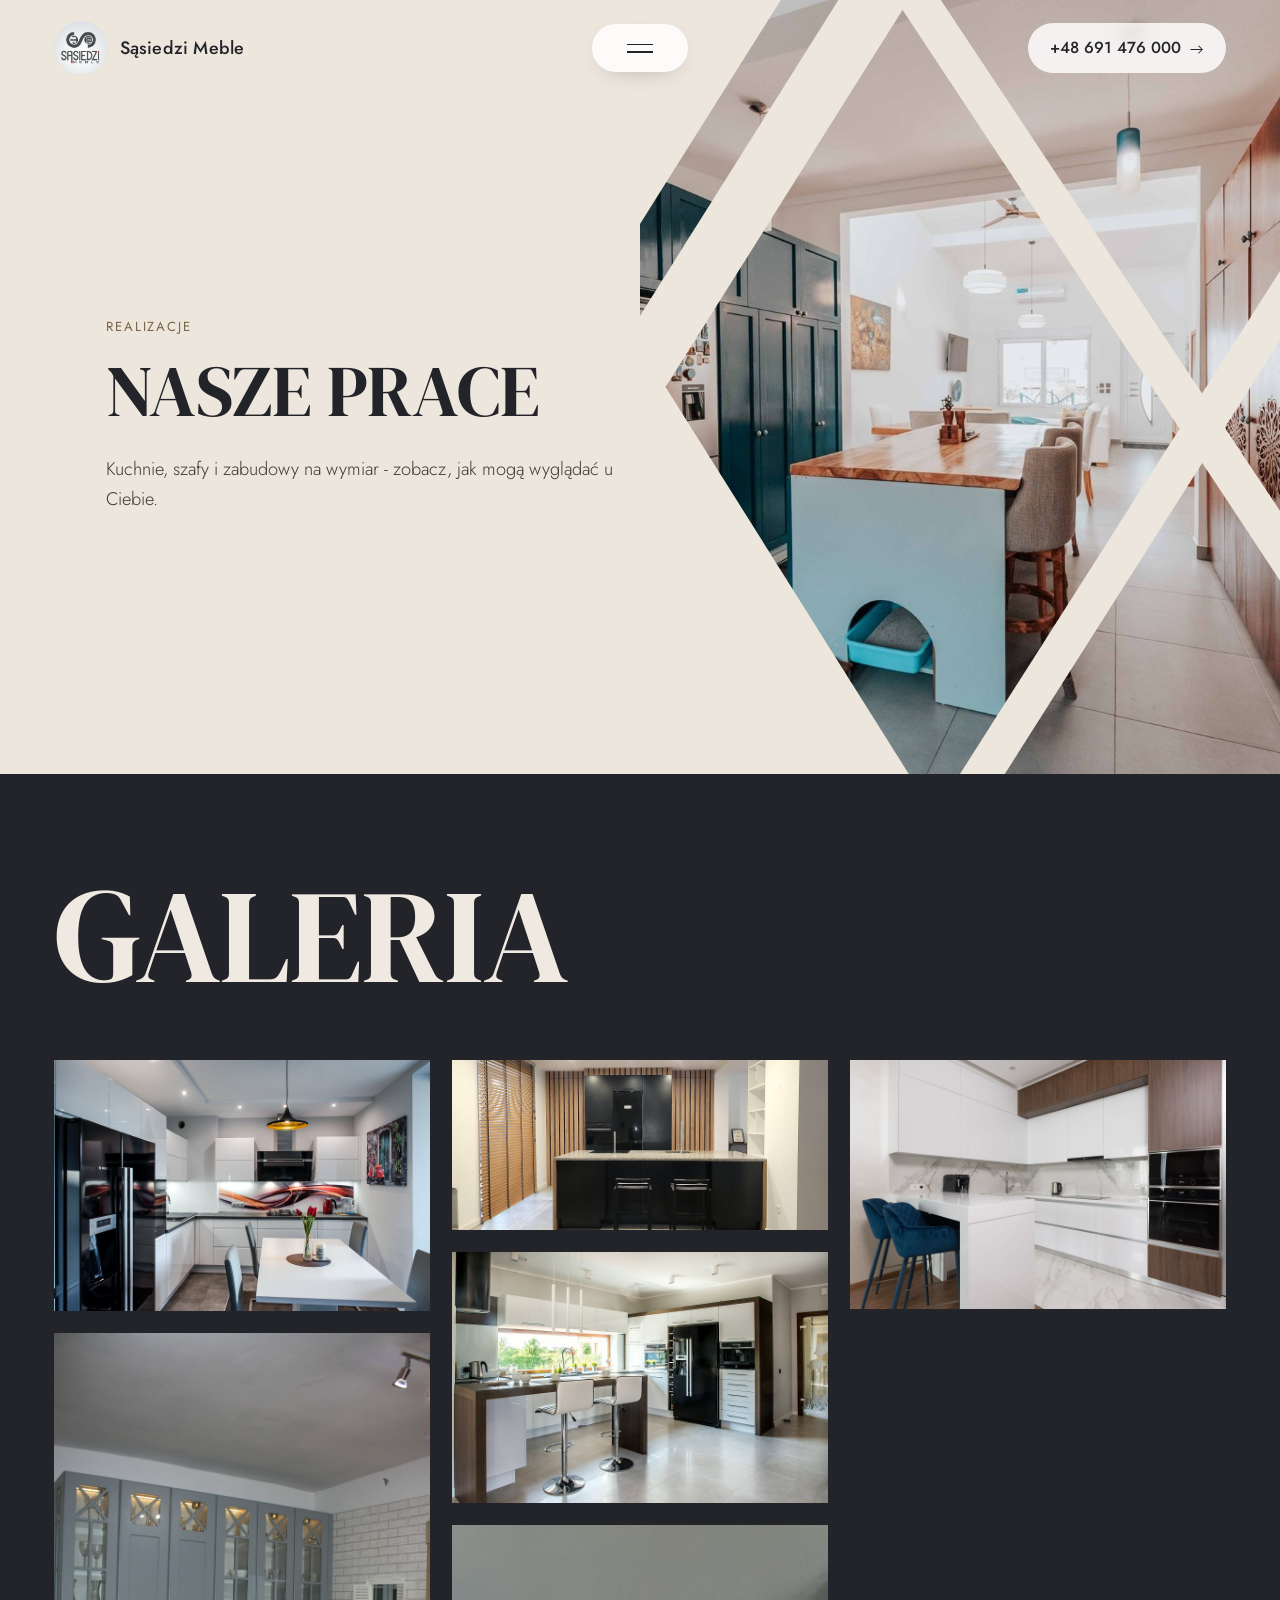
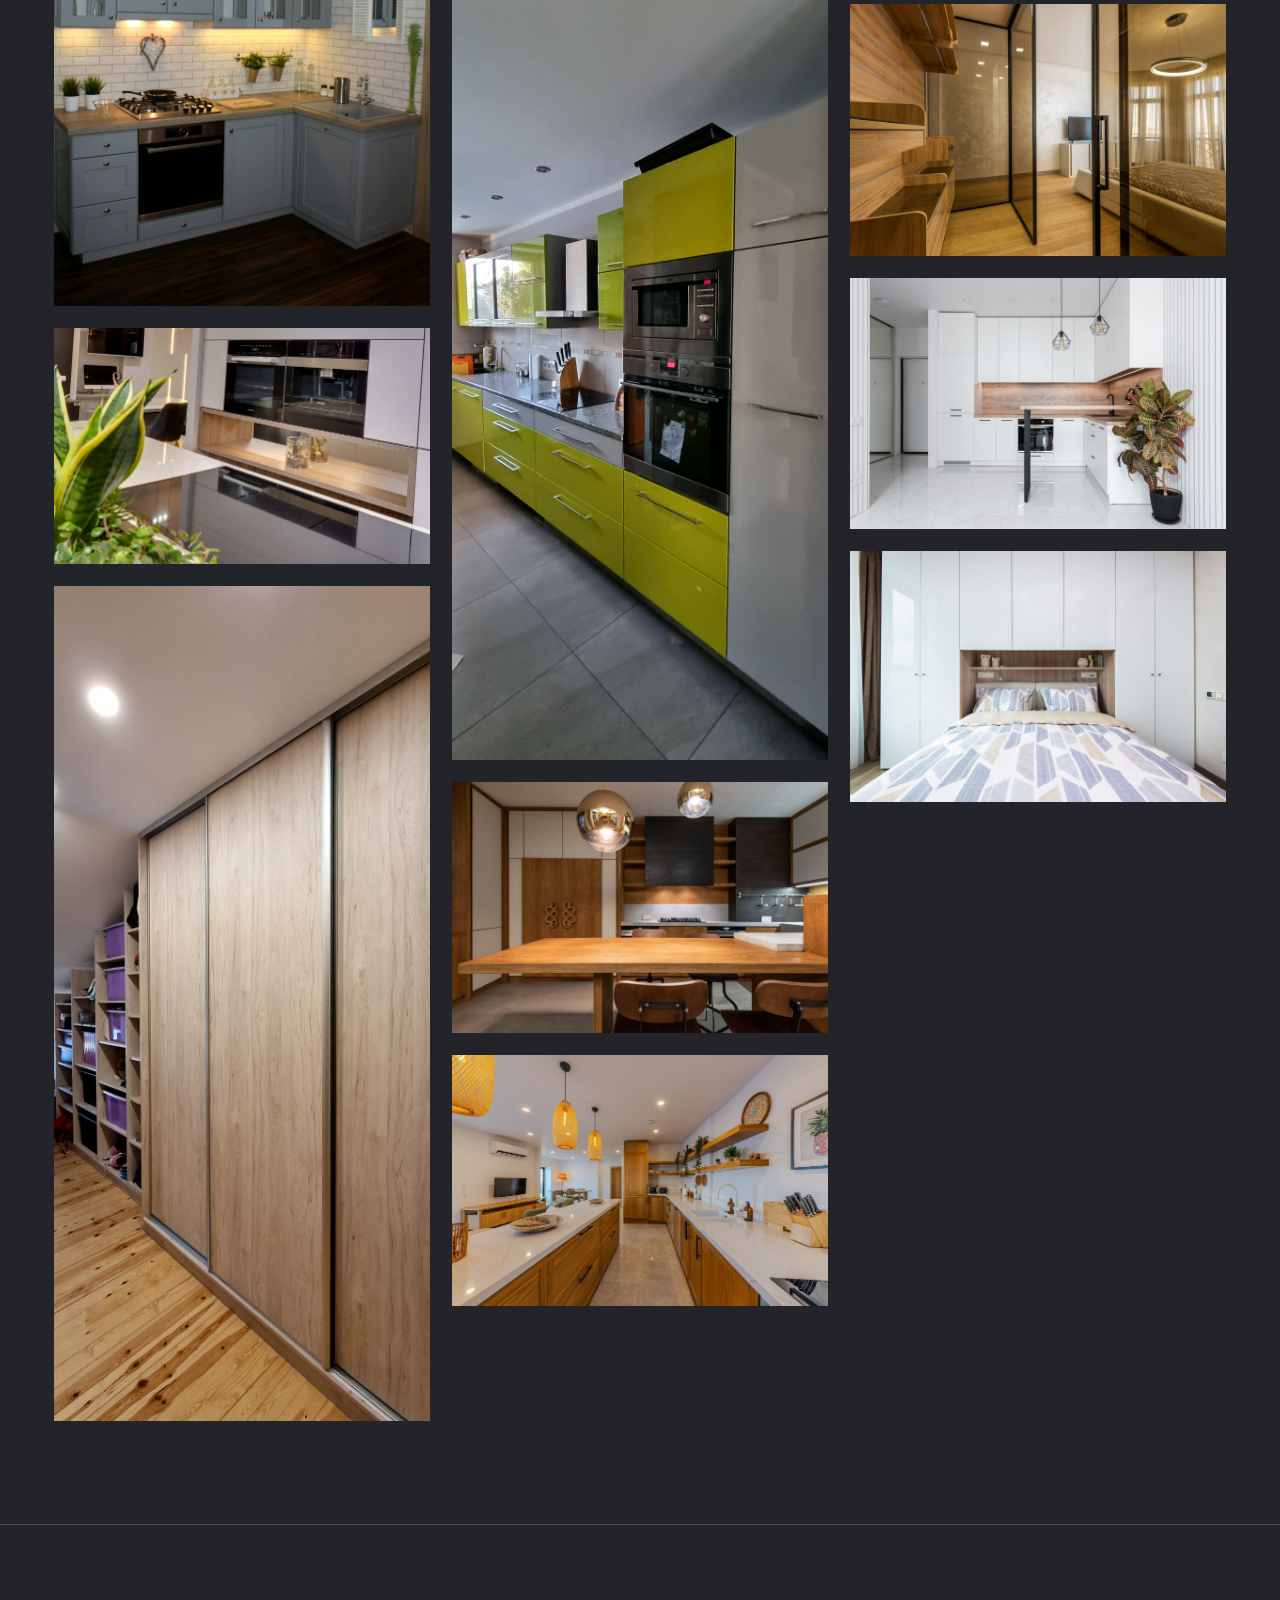
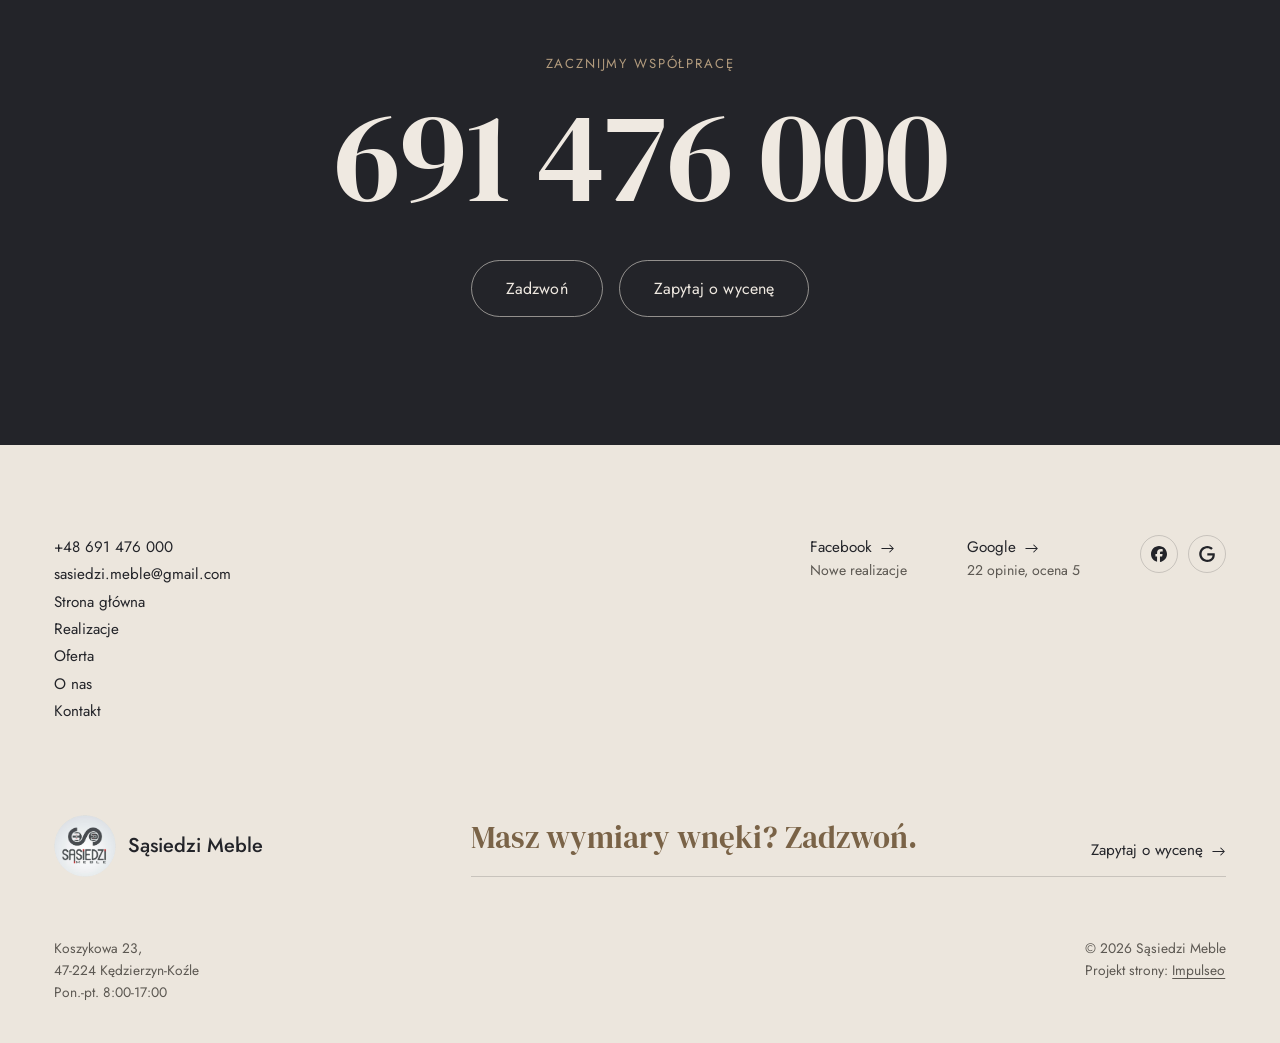
<file: realizacje.html>
<!DOCTYPE html>
<html lang="pl">
<head>
<meta charset="UTF-8">
<meta name="viewport" content="width=device-width, initial-scale=1.0">
<title>Realizacje - Sąsiedzi Meble</title>
<meta name="description" content="Realizacje Sąsiedzi Meble: Kuchnia na wymiar, Szafa wnękowa, Garderoba, Zabudowa pod skosem, Blat z litego drewna">
<link rel="canonical" href="https://kris20032.github.io/sasiedzi-meble/realizacje.html">
<meta name="robots" content="noindex, nofollow">
<meta property="og:type" content="website">
<meta property="og:locale" content="pl_PL">
<meta property="og:site_name" content="Sąsiedzi Meble">
<meta property="og:title" content="Realizacje - Sąsiedzi Meble">
<meta property="og:description" content="Realizacje Sąsiedzi Meble: Kuchnia na wymiar, Szafa wnękowa, Garderoba, Zabudowa pod skosem, Blat z litego drewna">
<meta property="og:url" content="https://kris20032.github.io/sasiedzi-meble/realizacje.html">
<meta property="og:image" content="https://kris20032.github.io/sasiedzi-meble/img/og.jpg">
<meta property="og:image:width" content="1200">
<meta property="og:image:height" content="630">
<meta name="twitter:card" content="summary_large_image">
<link rel="preconnect" href="https://fonts.googleapis.com">
<link rel="preconnect" href="https://fonts.gstatic.com" crossorigin>
<link href="https://fonts.googleapis.com/css2?family=DM+Serif+Display&family=Jost:wght@300;400;500&display=swap" rel="stylesheet">
<link rel="stylesheet" href="assets/styles.css?v=kl1">
<meta name="theme-color" content="#ECE6DD">
</head>
<body class="kl">

<header class="kl-top">
  <a class="kl-brand" href="index.html"><img class="brand-logo" src="img/logo.png" alt="Sąsiedzi Meble" width="679" height="679" decoding="async"><span>Sąsiedzi Meble</span></a>
  <a class="kl-toptel" href="tel:+48691476000">+48 691 476 000 <svg class="kl-arr" viewBox="0 0 16 10" width="14" height="9" aria-hidden="true"><path d="M1 5h13M10 1l4 4-4 4" fill="none" stroke="currentColor" stroke-width="1.2" stroke-linecap="round" stroke-linejoin="round"/></svg></a>
</header>
<button class="kl-burger" type="button" aria-label="Menu" aria-expanded="false" aria-controls="kl-menu"><i></i><i></i></button>
<div class="kl-menu" id="kl-menu" hidden>
  <div class="kl-menu-in">
    <nav class="kl-menu-nav">
      <a href="index.html"><span>Strona główna</span></a>
      <a href="realizacje.html" class="active" aria-current="page"><span>Realizacje</span></a>
      <a href="oferta.html"><span>Oferta</span></a>
      <a href="o-nas.html"><span>O nas</span></a>
      <a href="kontakt.html"><span>Kontakt</span></a>
    </nav>
    <div class="kl-menu-side">
      <p class="kl-lbl">Kontakt</p>
      <a href="tel:+48691476000">+48 691 476 000</a>
      <a href="mailto:sasiedzi.meble@gmail.com">sasiedzi.meble@gmail.com</a>
      <p>Koszykowa 23, 47-224 Kędzierzyn-Koźle</p>
      <p>Pon.-pt. 8:00-17:00</p>
      <a class="kl-pill kl-pill-light" href="kontakt.html">Zapytaj o wycenę</a>
    </div>
  </div>
</div>

<main>
<section class="kl-hero kl-hero-sub">
  <div class="kl-hero-copy">
    <p class="kl-lbl">Realizacje</p>
    <h1>Nasze prace</h1>
    <p class="kl-lead">Kuchnie, szafy i zabudowy na wymiar - zobacz, jak mogą wyglądać u Ciebie.</p>
  </div>
  <div class="kl-hero-art"><img src="img/g12.jpg" alt="Sąsiedzi Meble - kuchnia z wyspą" fetchpriority="high" width="1600" height="1067" decoding="async"></div>
</section>

<section class="kl-dark kl-gal">
  <div class="kl-wrap">
    <h2 class="kl-giant reveal">Galeria</h2>
    <div class="kl-masonry">
      <figure class="kl-m-item reveal"><img src="img/g1.jpg" alt="Sąsiedzi Meble - realizacja mebli na wymiar" loading="lazy" width="1600" height="1068" decoding="async"></figure>
      <figure class="kl-m-item reveal"><img src="img/g4.jpg" alt="Sąsiedzi Meble - realizacja mebli na wymiar" loading="lazy" width="1534" height="2336" decoding="async"></figure>
      <figure class="kl-m-item reveal"><img src="img/g2.jpg" alt="Sąsiedzi Meble - realizacja mebli na wymiar" loading="lazy" width="1506" height="946" decoding="async"></figure>
      <figure class="kl-m-item reveal"><img src="img/g5.jpg" alt="Sąsiedzi Meble - realizacja mebli na wymiar" loading="lazy" width="1600" height="3552" decoding="async"></figure>
      <figure class="kl-m-item reveal"><img src="img/g3.jpg" alt="Sąsiedzi Meble - realizacja mebli na wymiar" loading="lazy" width="1600" height="721" decoding="async"></figure>
      <figure class="kl-m-item reveal"><img src="img/about.jpg" alt="Sąsiedzi Meble - realizacja mebli na wymiar" loading="lazy" width="1600" height="1068" decoding="async"></figure>
      <figure class="kl-m-item reveal"><img src="img/g6.jpg" alt="Sąsiedzi Meble - realizacja mebli na wymiar" loading="lazy" width="1600" height="3552" decoding="async"></figure>
      <figure class="kl-m-item reveal"><img src="img/g7.jpg" alt="Sąsiedzi Meble - realizacja mebli na wymiar" loading="lazy" width="1600" height="1068" decoding="async"></figure>
      <figure class="kl-m-item reveal"><img src="img/g8.jpg" alt="Sąsiedzi Meble - realizacja mebli na wymiar" loading="lazy" width="1600" height="1066" decoding="async"></figure>
      <figure class="kl-m-item reveal"><img src="img/g9.jpg" alt="Sąsiedzi Meble - realizacja mebli na wymiar" loading="lazy" width="1600" height="1060" decoding="async"></figure>
      <figure class="kl-m-item reveal"><img src="img/g10.jpg" alt="Sąsiedzi Meble - realizacja mebli na wymiar" loading="lazy" width="1600" height="1068" decoding="async"></figure>
      <figure class="kl-m-item reveal"><img src="img/g11.jpg" alt="Sąsiedzi Meble - realizacja mebli na wymiar" loading="lazy" width="1600" height="1068" decoding="async"></figure>
      <figure class="kl-m-item reveal"><img src="img/g13.jpg" alt="Sąsiedzi Meble - realizacja mebli na wymiar" loading="lazy" width="1600" height="1068" decoding="async"></figure>
      <figure class="kl-m-item reveal"><img src="img/g14.jpg" alt="Sąsiedzi Meble - realizacja mebli na wymiar" loading="lazy" width="1600" height="1068" decoding="async"></figure>
    </div>
  </div>
</section>
<section class="kl-dark kl-cta">
  <div class="kl-wrap">
    <p class="kl-lbl reveal">Zacznijmy współpracę</p>
    <a class="kl-bigtel reveal" href="tel:+48691476000">691 476 000</a>
    <div class="kl-cta-act reveal">
      <a class="kl-pill kl-pill-light" href="tel:+48691476000">Zadzwoń</a>
      <a class="kl-pill kl-pill-light" href="kontakt.html">Zapytaj o wycenę</a>
    </div>
  </div>
</section>
</main>

<footer class="kl-foot">
  <div class="kl-wrap">
    <div class="kl-foot-top">
      <div class="kl-foot-links">
        <a href="tel:+48691476000">+48 691 476 000</a>
        <a href="mailto:sasiedzi.meble@gmail.com">sasiedzi.meble@gmail.com</a>
        <a href="index.html">Strona główna</a>
        <a href="realizacje.html">Realizacje</a>
        <a href="oferta.html">Oferta</a>
        <a href="o-nas.html">O nas</a>
        <a href="kontakt.html">Kontakt</a>
      </div>
      <div class="kl-foot-soc">
        <div><a href="https://www.facebook.com/Sasiedzi.meble/" target="_blank" rel="noopener">Facebook <svg class="kl-arr" viewBox="0 0 16 10" width="14" height="9" aria-hidden="true"><path d="M1 5h13M10 1l4 4-4 4" fill="none" stroke="currentColor" stroke-width="1.2" stroke-linecap="round" stroke-linejoin="round"/></svg></a><span>Nowe realizacje</span></div>
        <div><a href="https://maps.google.com/?cid=7538419791917260537&amp;g_mp=Cidnb29nbGUubWFwcy5wbGFjZXMudjEuUGxhY2VzLlNlYXJjaFRleHQQAhgEIAA" target="_blank" rel="noopener">Google <svg class="kl-arr" viewBox="0 0 16 10" width="14" height="9" aria-hidden="true"><path d="M1 5h13M10 1l4 4-4 4" fill="none" stroke="currentColor" stroke-width="1.2" stroke-linecap="round" stroke-linejoin="round"/></svg></a><span>22 opinie, ocena 5</span></div>
        <div class="foot-soc">
        <a class="soc" href="https://www.facebook.com/Sasiedzi.meble/" target="_blank" rel="noopener" aria-label="Facebook - Sąsiedzi Meble"><svg viewBox="0 0 24 24" aria-hidden="true" focusable="false"><path d="M9.101 23.691v-7.98H6.627v-3.667h2.474v-1.58c0-4.085 1.848-5.978 5.858-5.978.401 0 .955.042 1.468.103a8.68 8.68 0 0 1 1.141.195v3.325a8.623 8.623 0 0 0-.653-.036 26.805 26.805 0 0 0-.733-.009c-.707 0-1.259.096-1.675.309a1.686 1.686 0 0 0-.679.622c-.258.42-.374.995-.374 1.752v1.297h3.919l-.386 2.103-.287 1.564h-3.246v8.245C19.396 23.238 24 18.179 24 12.044c0-6.627-5.373-12-12-12s-12 5.373-12 12c0 5.628 3.874 10.35 9.101 11.647Z" fill="currentColor"/></svg></a>
        <a class="soc" href="https://maps.google.com/?cid=7538419791917260537&g_mp=Cidnb29nbGUubWFwcy5wbGFjZXMudjEuUGxhY2VzLlNlYXJjaFRleHQQAhgEIAA" target="_blank" rel="noopener" aria-label="Google - Sąsiedzi Meble"><svg viewBox="0 0 24 24" aria-hidden="true" focusable="false"><path d="M12.48 10.92v3.28h7.84c-.24 1.84-.853 3.187-1.787 4.133-1.147 1.147-2.933 2.4-6.053 2.4-4.827 0-8.6-3.893-8.6-8.72s3.773-8.72 8.6-8.72c2.6 0 4.507 1.027 5.907 2.347l2.307-2.307C18.747 1.44 16.133 0 12.48 0 5.867 0 .307 5.387.307 12s5.56 12 12.173 12c3.573 0 6.267-1.173 8.373-3.36 2.16-2.16 2.84-5.213 2.84-7.667 0-.76-.053-1.467-.173-2.053H12.48z" fill="currentColor"/></svg></a>
        </div>
      </div>
    </div>
    <div class="kl-foot-mid">
      <a class="kl-foot-brand" href="index.html"><img src="img/logo.png" alt="Sąsiedzi Meble" width="679" height="679" loading="lazy" decoding="async"><span>Sąsiedzi Meble</span></a>
      <div class="kl-foot-cta">
        <p class="kl-foot-big">Masz wymiary wnęki? Zadzwoń.</p>
        <a href="kontakt.html">Zapytaj o wycenę <svg class="kl-arr" viewBox="0 0 16 10" width="14" height="9" aria-hidden="true"><path d="M1 5h13M10 1l4 4-4 4" fill="none" stroke="currentColor" stroke-width="1.2" stroke-linecap="round" stroke-linejoin="round"/></svg></a>
      </div>
    </div>
    <div class="kl-foot-bot">
      <p>Koszykowa 23,<br>47-224 Kędzierzyn-Koźle<br>Pon.-pt. 8:00-17:00</p>
      <p>© 2026 Sąsiedzi Meble<br>Projekt strony: <a class="foot-credit" href="https://impulseo.pl" target="_blank" rel="noopener">Impulseo</a></p>
    </div>
  </div>
</footer>
<div class="sticky-reserve"><a class="sr-book" href="kontakt.html">Zapytaj o wycenę</a><a class="sr-call" href="tel:+48691476000" aria-label="Zadzwoń"><svg class="ico-tel" width="16" height="16" viewBox="0 0 24 24" fill="none" aria-hidden="true"><path d="M6.6 10.8a15.5 15.5 0 0 0 6.6 6.6l2.2-2.2a1 1 0 0 1 1-.24 11.4 11.4 0 0 0 3.6.58 1 1 0 0 1 1 1V20a1 1 0 0 1-1 1A17 17 0 0 1 3 4a1 1 0 0 1 1-1h3.5a1 1 0 0 1 1 1c0 1.25.2 2.46.58 3.6a1 1 0 0 1-.25 1l-2.23 2.2Z" fill="currentColor"/></svg></a></div>
<div class="demo-wazne" data-do="2026-10-12" data-cykl="3" hidden><svg class="dw-ico" width="13" height="13" viewBox="0 0 24 24" fill="none" aria-hidden="true"><circle cx="12" cy="12" r="8.6" stroke="currentColor" stroke-width="1.8"/><path d="M12 7.2V12l3.3 2" stroke="currentColor" stroke-width="1.8" stroke-linecap="round"/></svg><span class="dw-txt"></span></div>

<script src="assets/main.js"></script>
<script src="assets/kl.js"></script>
</body>
</html>
</file>
<file: assets/styles.css>
/* Sąsiedzi Meble - skórka „beż i grafit" (wzorzec: klindworthroofing.com, 06.10.2026)
   Beżowe tło, grafitowe sekcje, szeryf wersalikami w nagłówkach, przyciski-pigułki z obrysem,
   zdjęcie w hero przycięte maską z ukośnych pasów. */
:root{
  --beige:#ECE6DD;--beige-2:#E2DACE;--ink:#232429;--ink-2:#2D2E34;
  --cream:#EFE9E1;--cream-m:rgba(239,233,225,.66);
  --tan:#B39C7E;--tan-d:#7A6347;--muted:#5C5852;--line:rgba(35,36,41,.18);--line-d:rgba(239,233,225,.22);
  --accent:#7A6347;--accent-d:#5f4c35;--paper:#ECE6DD;
  --serif:"DM Serif Display",Georgia,serif;--sans:"Jost",system-ui,-apple-system,sans-serif;
  --ease:cubic-bezier(.16,.84,.44,1);--wrap:1320px;--pad:clamp(20px,4.2vw,60px);--nav-h:96px
}
*,*::before,*::after{box-sizing:border-box}
html{-webkit-text-size-adjust:100%;scroll-behavior:smooth}
body{margin:0;background:var(--beige);color:var(--ink);font-family:var(--sans);font-weight:400;font-size:17px;line-height:1.6;-webkit-font-smoothing:antialiased}
img{display:block;max-width:100%;height:auto}
a{color:inherit;text-decoration:none}
h1,h2,h3{font-family:var(--serif);font-weight:400;margin:0;line-height:1.02}
p{margin:0}
button{font:inherit;cursor:pointer}
.kl-wrap{max-width:var(--wrap);margin:0 auto;padding:0 var(--pad)}
.kl-dark{background:var(--ink);color:var(--cream)}
.kl-beige{background:var(--beige);color:var(--ink)}
.kl-center{text-align:center;margin-top:clamp(40px,5vw,70px)}
.kl-lbl{font-size:.82rem;letter-spacing:.14em;text-transform:uppercase;color:var(--tan-d);font-weight:400;margin:0 0 18px}
.kl-dark .kl-lbl{color:var(--tan)}
.kl-arr{display:inline-block;vertical-align:middle;margin-left:4px;transition:transform .35s var(--ease)}
a:hover .kl-arr{transform:translateX(4px)}

/* przyciski-pigułki */
.kl-pill{display:inline-flex;align-items:center;justify-content:center;gap:8px;padding:15px 34px;border:1px solid currentColor;border-radius:999px;font-size:1rem;letter-spacing:.01em;background:transparent;color:var(--ink);transition:background .35s var(--ease),color .35s var(--ease),border-color .35s}
.kl-pill:hover{background:var(--ink);color:var(--cream);border-color:var(--ink)}
.kl-pill-light{color:var(--cream);border-color:rgba(239,233,225,.55)}
.kl-pill-light:hover{background:var(--cream);color:var(--ink);border-color:var(--cream)}
.kl-link{font-size:.98rem;border-bottom:1px solid transparent;padding-bottom:2px}
.kl-link:hover{border-color:currentColor}
.kl-link-light{color:var(--cream)}

/* ---------- NAGŁÓWEK ---------- */
.kl-top{position:absolute;top:0;left:0;right:0;z-index:40;display:flex;align-items:center;justify-content:space-between;padding:26px var(--pad);height:var(--nav-h)}
.kl-brand{display:flex;align-items:center;gap:12px;font-size:1.12rem;font-weight:500;letter-spacing:.01em}
.kl-brand img{width:54px;height:54px;border-radius:50%}
.kl-toptel{font-size:1rem;font-weight:500;padding:12px 22px;border-radius:999px;background:rgba(255,255,255,.82);backdrop-filter:blur(10px);-webkit-backdrop-filter:blur(10px);transition:background .3s}
.kl-toptel:hover{background:#fff}
.kl-burger{position:fixed;top:24px;left:50%;transform:translateX(-50%);z-index:120;width:96px;height:48px;border-radius:999px;border:0;background:rgba(255,255,255,.82);backdrop-filter:blur(10px);-webkit-backdrop-filter:blur(10px);display:flex;flex-direction:column;align-items:center;justify-content:center;gap:6px;box-shadow:0 8px 24px -14px rgba(0,0,0,.35);transition:background .3s}
.kl-burger i{display:block;width:26px;height:1.5px;background:var(--ink);transition:transform .4s var(--ease)}
.kl-burger:hover{background:#fff}
.kl-burger[aria-expanded="true"] i:first-child{transform:translateY(3.75px) rotate(45deg)}
.kl-burger[aria-expanded="true"] i:last-child{transform:translateY(-3.75px) rotate(-45deg)}
.kl-menu{position:fixed;inset:0;z-index:110;background:var(--ink);color:var(--cream);overflow:auto;opacity:0;transition:opacity .45s var(--ease)}
.kl-menu.open{opacity:1}
.kl-menu[hidden]{display:none}
.kl-menu-in{min-height:100%;max-width:var(--wrap);margin:0 auto;padding:130px var(--pad) 60px;display:grid;grid-template-columns:1.4fr 1fr;gap:60px;align-items:end}
.kl-menu-nav{display:flex;flex-direction:column;gap:4px}
.kl-menu-nav a{font-family:var(--serif);text-transform:uppercase;font-size:clamp(2.2rem,5vw,4.4rem);line-height:1.1;white-space:nowrap;color:var(--cream);transition:color .3s,padding .4s var(--ease)}
.kl-menu-nav a:hover,.kl-menu-nav a.active{color:var(--tan);padding-left:14px}
.kl-menu-side{display:flex;flex-direction:column;gap:8px;color:var(--cream-m)}
.kl-menu-side a:not(.kl-pill){color:var(--cream);font-size:1.1rem}
.kl-menu-side .kl-pill{margin-top:22px;align-self:flex-start}

/* ---------- HERO ---------- */
.kl-hero{position:relative;display:grid;grid-template-columns:1fr 1fr;min-height:100vh;min-height:100svh;background:var(--beige);overflow:hidden}
.kl-hero-copy{align-self:center;padding:calc(var(--nav-h) + 30px) 0 70px clamp(20px,8.3vw,120px);max-width:640px;position:relative;z-index:2}
.kl-hero h1{text-transform:uppercase;font-size:clamp(3rem,6.2vw,6rem);letter-spacing:-.005em;margin:0 0 26px}
.kl-lead{font-size:1.14rem;line-height:1.65;color:#3b3a38;max-width:34em;font-weight:300}
.kl-hero-act{display:flex;flex-wrap:wrap;align-items:center;gap:20px 30px;margin-top:34px}
.kl-hero-g{margin-top:34px;font-size:.92rem;color:var(--muted)}
.kl-hero-art{position:relative;height:100%;min-height:520px}
.kl-hero-art img{position:absolute;inset:0;width:100%;height:100%;object-fit:cover;
  -webkit-mask:url(../img/hero-maska.svg) center/100% 100% no-repeat;mask:url(../img/hero-maska.svg) center/100% 100% no-repeat}
.kl-hero-sub{min-height:86vh;min-height:86svh}
.kl-hero-sub h1{font-size:clamp(2.8rem,5.6vw,5.4rem)}
.brandmark{display:block}
/* main.js dzieli nagłówek na linie (<span class="mt-line"><i>) - każda linia w osobnym wierszu, bez kursywy */
.mt-line{display:block}
.mt-line i,.mt-w{font-style:normal}

/* znaczek Google (z oryginału) */
.g-badge{display:inline-flex;align-items:center;gap:8px;font-size:.92rem}
.g-badge .gb-ocena{font-weight:500}
.g-badge .gb-stars{color:#b9b2a7}
.kl-dark .g-badge .gb-stars{color:rgba(255,255,255,.4)}

/* ---------- CO ROBIMY ---------- */
.kl-what{padding:clamp(80px,10vw,150px) 0 clamp(80px,9vw,130px)}
.kl-what-top{display:grid;grid-template-columns:1fr 2.2fr;gap:40px;align-items:start}
.kl-vert{justify-self:end;writing-mode:vertical-rl;transform:rotate(180deg);text-transform:uppercase;letter-spacing:.16em;font-size:.82rem;color:var(--tan)}
.kl-what-txt{font-size:clamp(1.15rem,1.6vw,1.45rem);line-height:1.6;font-weight:300;max-width:36em}
.kl-what-pics{display:grid;grid-template-columns:1.45fr .3fr .85fr;margin-top:clamp(60px,7vw,100px);align-items:start}
.kl-what-a{grid-column:1;display:block}
.kl-what-b{grid-column:3;display:block}
.kl-what-pics img{width:100%;aspect-ratio:3/2;object-fit:cover}
.kl-what-b img{aspect-ratio:4/3}
.kl-cap{display:block;margin-top:18px;font-size:.98rem}
.kl-sub{display:block;font-size:.9rem;color:var(--cream-m)}

/* ---------- REALIZACJE ---------- */
.kl-work{padding:clamp(40px,5vw,70px) 0 clamp(90px,10vw,150px)}
.kl-giant{text-transform:uppercase;font-size:clamp(3.6rem,10.4vw,10.5rem);line-height:.9;letter-spacing:-.01em;color:var(--cream)}
.kl-giant-r{text-align:right}
.kl-work-top{display:grid;grid-template-columns:1fr 1fr;gap:40px;align-items:center}
.kl-work-hero img{width:100%;aspect-ratio:16/10;object-fit:cover}
.kl-work-grid{display:grid;grid-template-columns:1fr 1fr;gap:clamp(24px,3vw,48px);margin-top:clamp(50px,6vw,90px)}
.kl-proj{position:relative;display:block;overflow:hidden}
.kl-proj:nth-child(even){margin-top:clamp(40px,8vw,120px)}
.kl-proj img{width:100%;aspect-ratio:4/3;object-fit:cover;transition:transform 1.2s var(--ease)}
.kl-proj:hover img{transform:scale(1.04)}
.kl-proj span{position:absolute;left:clamp(20px,3vw,40px);top:clamp(20px,3vw,36px);font-family:var(--serif);text-transform:uppercase;font-size:clamp(1.8rem,3.4vw,3.2rem);color:#fff;text-shadow:0 2px 22px rgba(0,0,0,.45)}
.kl-proj::after{content:"";position:absolute;inset:0;background:linear-gradient(180deg,rgba(0,0,0,.38),rgba(0,0,0,0) 45%);pointer-events:none}
.kl-proj span{z-index:1}

/* ---------- USŁUGI (slider) ---------- */
.kl-services{padding:clamp(90px,10vw,150px) 0}
.kl-h2c{text-align:center;font-size:clamp(1.9rem,3.2vw,2.9rem);line-height:1.18;max-width:17em;margin:0 auto clamp(46px,5vw,70px)}
.kl-sl-wrap{position:relative;display:flex;gap:24px;align-items:flex-start}
.kl-sl{display:flex;gap:clamp(20px,4vw,64px);overflow-x:auto;scroll-snap-type:x mandatory;scroll-behavior:smooth;scrollbar-width:none;flex:1;min-width:0}
.kl-sl::-webkit-scrollbar{display:none}
.kl-svc{flex:0 0 calc((100% - 2*clamp(20px,4vw,64px))/2.3);scroll-snap-align:start;display:block}
.kl-svc-img{overflow:hidden}
.kl-svc img{width:100%;aspect-ratio:16/9.4;object-fit:cover;transition:transform 1.2s var(--ease)}
.kl-svc:hover img{transform:scale(1.04)}
.kl-svc h3{font-family:var(--sans);font-size:1rem;font-weight:500;margin:22px 0 6px}
.kl-svc p{font-size:.95rem;color:var(--muted);line-height:1.6;font-weight:300}
.kl-sl-nav{display:flex;flex-direction:column;gap:12px;flex:none}
.kl-sl-btn{width:46px;height:46px;border-radius:50%;border:1px solid var(--line);background:transparent;color:var(--ink);display:flex;align-items:center;justify-content:center;transition:background .3s,color .3s}
.kl-sl-btn .kl-arr{margin:0}
.kl-sl-btn:hover{background:var(--ink);color:var(--cream)}
.kl-sl-prev .kl-arr{transform:rotate(180deg)}
.kl-dark .kl-sl-btn{border-color:var(--line-d);color:var(--cream)}
.kl-dark .kl-sl-btn:hover{background:var(--cream);color:var(--ink)}
.kl-sl-bar{height:1px;background:var(--line);margin-top:46px;max-width:calc(100% - 70px);position:relative}
.kl-sl-bar i{position:absolute;left:0;top:-1px;height:2px;width:33%;background:var(--ink);transition:left .4s var(--ease),width .4s var(--ease)}

/* ---------- STOPKLATKA: okno na stojące zdjęcie (clip-path, działa też na iPhonie) ---------- */
.stopklatka{position:relative;height:clamp(380px,72vh,760px);overflow:hidden;clip-path:inset(0);background:var(--ink)}
.stopklatka .stk-bg{position:fixed;inset:0;background-size:cover;background-position:center;will-change:transform}
@media (max-width:700px){.stopklatka{height:52vh}}
@supports not (clip-path: inset(0)){.stopklatka .stk-bg{position:absolute}}

/* ---------- OPINIE ---------- */
.opinie{padding:clamp(90px,10vw,150px) 0 clamp(70px,8vw,110px)}
.kl-op{display:grid;grid-template-columns:1.15fr .85fr auto;gap:clamp(30px,5vw,80px);align-items:start}
.kl-op-wrap{display:block;min-width:0}
.opinie-grid{gap:0}
.op-card{flex:0 0 100%;scroll-snap-align:start;margin:0}
.op-card .op-star{display:flex;gap:3px;color:var(--tan);margin-bottom:22px}
.op-card blockquote{margin:0;font-family:var(--serif);font-size:clamp(1.55rem,2.5vw,2.3rem);line-height:1.28;color:var(--cream)}
.op-autor{display:block;margin-top:26px;font-size:.92rem;color:var(--cream-m)}
.kl-op-img img{width:100%;aspect-ratio:4/5;object-fit:cover}
.kl-op .kl-sl-nav{grid-column:3}
.kl-giant-r{margin-top:clamp(60px,8vw,120px)}
.kl-marks{display:grid;grid-template-columns:repeat(4,1fr);gap:30px;margin-top:clamp(50px,6vw,90px);border-top:1px solid var(--line-d);padding-top:40px}
.kl-marks div{text-align:center}
.kl-marks b{display:block;font-family:var(--serif);font-weight:400;font-size:clamp(2rem,3.4vw,3rem);color:var(--cream);line-height:1.1}
.kl-marks span{display:block;font-size:.88rem;color:var(--cream-m);margin-top:6px}
.op-meta{text-align:center;margin-top:34px;color:var(--cream)}
.op-meta + .op-meta{margin-top:12px}
.op-google{display:inline-flex;align-items:center;gap:10px;font-size:.95rem;color:var(--cream);border-bottom:1px solid var(--line-d);padding-bottom:4px}

/* ---------- CTA ---------- */
.kl-cta{padding:clamp(90px,10vw,150px) 0;text-align:center;border-top:1px solid var(--line-d)}
.kl-bigtel{display:block;font-family:var(--serif);font-size:clamp(3.2rem,10vw,9.5rem);line-height:1;color:var(--cream);letter-spacing:-.01em;margin:10px 0 40px;transition:color .3s}
.kl-bigtel:hover{color:var(--tan)}
.kl-cta-act{display:flex;flex-wrap:wrap;gap:16px;justify-content:center}

/* ---------- STOPKA ---------- */
.kl-foot{background:var(--beige);color:var(--ink);padding:clamp(60px,7vw,90px) 0 40px;font-size:.95rem}
.kl-foot-top{display:flex;justify-content:space-between;gap:40px;flex-wrap:wrap}
.kl-foot-links{display:flex;flex-direction:column;gap:3px}
.kl-foot-links a:hover{color:var(--tan-d)}
.kl-foot-soc{display:flex;gap:60px;align-items:flex-start;flex-wrap:wrap}
.kl-foot-soc span{display:block;color:var(--muted);font-size:.88rem}
.foot-soc{display:flex;gap:10px}
.soc{width:38px;height:38px;border-radius:50%;border:1px solid var(--line);display:flex;align-items:center;justify-content:center;color:var(--ink);transition:background .3s,color .3s}
.soc svg{width:16px;height:16px}
.soc:hover{background:var(--ink);color:var(--cream)}
.kl-foot-mid{display:grid;grid-template-columns:1fr 2fr;gap:40px;align-items:end;margin-top:clamp(60px,7vw,90px)}
.kl-foot-brand{display:flex;align-items:center;gap:12px;font-size:1.25rem;font-weight:500}
.kl-foot-brand img{width:62px;height:62px;border-radius:50%}
.kl-foot-cta{border-bottom:1px solid var(--line);padding-bottom:14px;display:flex;justify-content:space-between;align-items:end;gap:20px;flex-wrap:wrap}
.kl-foot-big{font-family:var(--serif);font-size:clamp(1.5rem,2.4vw,2.1rem);color:var(--tan-d)}
.kl-foot-bot{display:flex;justify-content:space-between;gap:30px;flex-wrap:wrap;margin-top:60px;color:var(--muted);font-size:.86rem;line-height:1.6}
.foot-credit{text-decoration:underline;text-underline-offset:3px}

/* ---------- REALIZACJE: masonry ---------- */
.kl-gal{padding:clamp(70px,8vw,120px) 0}
.kl-masonry{columns:3;column-gap:22px;margin-top:clamp(40px,5vw,70px)}
.kl-m-item{break-inside:avoid;margin:0 0 22px;overflow:hidden}
.kl-m-item img{width:100%;height:auto;transition:transform 1.2s var(--ease)}
.kl-m-item:hover img{transform:scale(1.03)}

/* ---------- OFERTA ---------- */
.kl-rows{padding:clamp(80px,9vw,140px) 0}
.kl-row{display:grid;grid-template-columns:1.15fr 1fr;gap:clamp(30px,6vw,100px);align-items:center}
.kl-row + .kl-row{margin-top:clamp(70px,9vw,130px)}
.kl-row-rev .kl-row-img{order:2}
.kl-row-img{overflow:hidden}
.kl-row-img img{width:100%;aspect-ratio:3/2;object-fit:cover}
.kl-num{display:block;font-size:.85rem;letter-spacing:.14em;color:var(--tan-d);margin-bottom:14px}
.kl-row h2{text-transform:uppercase;font-size:clamp(2rem,3.4vw,3.1rem);margin-bottom:20px}
.kl-row p{color:var(--muted);font-weight:300;margin-bottom:22px;max-width:32em}
.kl-steps-sec{padding:clamp(80px,9vw,140px) 0}
.kl-steps{display:grid;grid-template-columns:repeat(4,1fr);gap:clamp(24px,3vw,44px);margin-top:clamp(50px,6vw,80px)}
.kl-step{border-top:1px solid var(--line-d);padding-top:26px}
.kl-step b{display:block;font-family:var(--serif);font-weight:400;font-size:2.6rem;color:var(--tan);line-height:1}
.kl-step h3{font-family:var(--sans);font-weight:500;font-size:1.05rem;margin:18px 0 8px}
.kl-step p{color:var(--cream-m);font-size:.95rem;font-weight:300}

/* ---------- O NAS ---------- */
.kl-about{padding:clamp(90px,10vw,150px) 0}
.kl-about-in{max-width:900px;text-align:center}
.kl-about-in > p{font-size:1.12rem;color:var(--muted);font-weight:300;line-height:1.75}

/* ---------- KONTAKT ---------- */
.kl-contact{padding:clamp(80px,9vw,140px) 0}
.kl-contact-in{display:grid;grid-template-columns:1fr 1fr;gap:clamp(40px,7vw,120px)}
.kl-contact-info .kl-lbl{margin:34px 0 8px}
.kl-contact-info .kl-lbl:first-child{margin-top:0}
.kl-c-big{display:block;font-family:var(--serif);font-size:clamp(2.2rem,4vw,3.6rem);line-height:1.05;color:var(--cream)}
.kl-c-mid{display:block;font-size:1.15rem;color:var(--cream)}
.kl-contact-info .kl-link{display:inline-block;margin-top:30px}
.kl-form{display:flex;flex-direction:column;gap:26px}
.kl-form label span{display:block;font-size:.8rem;letter-spacing:.12em;text-transform:uppercase;color:var(--tan);margin-bottom:6px}
.kl-form input,.kl-form textarea{width:100%;background:transparent;border:0;border-bottom:1px solid var(--line-d);color:var(--cream);font:inherit;font-size:1.2rem;padding:10px 0;outline:none;transition:border-color .3s;border-radius:0}
.kl-form textarea{resize:vertical;min-height:110px}
.kl-form input::placeholder,.kl-form textarea::placeholder{color:rgba(239,233,225,.38)}
.kl-form input:focus,.kl-form textarea:focus{border-color:var(--tan)}
.kl-form .kl-pill{align-self:flex-start;margin-top:6px}
.kl-note{font-size:.88rem;color:var(--cream-m)}
.kl-map{padding:0 0 clamp(60px,7vw,100px);background:var(--ink)}
.map{display:block;width:100%;height:420px;border:0;filter:grayscale(.85) contrast(1.05)}

/* ---------- WEJŚCIA (main.js dokłada .in) ---------- */
.reveal{opacity:0;transform:translateY(26px);transition:opacity .9s var(--ease),transform .9s var(--ease)}
.reveal.in{opacity:1;transform:none}
@media (prefers-reduced-motion:reduce){.reveal{opacity:1!important;transform:none!important;transition:none}html{scroll-behavior:auto}}

/* ---------- licznik ważności dema + powrót na górę + pasek telefonu (z silnika) ---------- */
.demo-wazne{position:fixed;top:calc(var(--nav-h) + 4px);right:14px;z-index:95;display:inline-flex;align-items:center;gap:.45em;
  background:rgba(35,36,41,.86);color:#fff;font-size:.72rem;font-weight:500;letter-spacing:.01em;
  padding:.42em .8em .42em .62em;border-radius:999px;backdrop-filter:saturate(140%) blur(8px);
  border:1px solid rgba(255,255,255,.14);box-shadow:0 10px 24px -14px rgba(0,0,0,.6);pointer-events:none;
  opacity:0;transform:translateY(-10px);transition:opacity .7s var(--ease),transform .7s var(--ease)}
.demo-wazne.is-on{opacity:1;transform:none}
.demo-wazne .dw-ico{flex:none;opacity:.85}
.demo-wazne b{font-weight:600;font-variant-numeric:tabular-nums;color:#F1DDBF}
.demo-wazne .dw-zeg{font-variant-numeric:tabular-nums;opacity:.72;margin-left:.15em}
.demo-wazne.is-pilne{background:rgba(150,32,28,.9)}
.demo-wazne .dw-pilne{color:#FFE0DE}
.to-top{position:fixed;right:22px;bottom:22px;z-index:80;width:46px;height:46px;border-radius:50%;border:1px solid var(--line);background:rgba(236,230,221,.92);color:var(--ink);display:flex;align-items:center;justify-content:center;opacity:0;visibility:hidden;transform:translateY(10px);transition:opacity .4s,transform .4s,visibility .4s}
.to-top.show{opacity:1;visibility:visible;transform:none}
.to-top svg{width:1.1rem;height:1.1rem}
.sticky-reserve{display:none}

/* ---------- RESPONSYWNOŚĆ ---------- */
@media (max-width:1024px){
  .kl-svc{flex-basis:calc((100% - clamp(20px,4vw,64px))/1.6)}
  .kl-steps{grid-template-columns:1fr 1fr}
  .kl-marks{grid-template-columns:1fr 1fr}
}
@media (max-width:820px){
  :root{--nav-h:84px}
  body{font-size:16px}
  .kl-top{padding:18px var(--pad)}
  .kl-brand span{display:none}
  .kl-brand img{width:48px;height:48px}
  .kl-toptel{font-size:.95rem}
  .kl-burger{top:18px;width:76px;height:46px}
  .kl-menu-in{grid-template-columns:1fr;align-items:start;gap:40px;padding-top:110px}
  .kl-hero{grid-template-columns:1fr;min-height:0}
  .kl-hero-art{order:-1;height:58vh;min-height:360px;margin-top:var(--nav-h)}
  .kl-hero-copy{padding:36px var(--pad) 64px;max-width:none}
  .kl-hero-sub .kl-hero-art{height:44vh;min-height:300px}
  .kl-what-top{grid-template-columns:1fr;gap:20px}
  .kl-vert{writing-mode:horizontal-tb;transform:none;justify-self:start}
  .kl-what-pics{grid-template-columns:1fr;gap:40px}
  .kl-what-a,.kl-what-b{grid-column:1}
  .kl-work-top{grid-template-columns:1fr;gap:28px}
  .kl-work-grid{grid-template-columns:1fr}
  .kl-proj:nth-child(even){margin-top:0}
  .kl-svc{flex-basis:84%}
  .kl-sl-wrap{flex-direction:column}
  .kl-sl-nav{flex-direction:row-reverse;align-self:flex-end}
  .kl-sl-bar{max-width:100%;margin-top:30px}
  .kl-op{grid-template-columns:1fr}
  .kl-op .kl-sl-nav{grid-column:1;justify-self:start;flex-direction:row-reverse}
  .kl-op-img{display:none}
  .kl-giant-r{text-align:left}
  .kl-masonry{columns:2;column-gap:12px}
  .kl-m-item{margin-bottom:12px}
  .kl-row,.kl-row-rev{grid-template-columns:1fr;gap:26px}
  .kl-row-rev .kl-row-img{order:0}
  .kl-contact-in{grid-template-columns:1fr}
  .kl-foot-mid{grid-template-columns:1fr}
  .demo-wazne{top:auto;bottom:70px;right:10px}
  .sticky-reserve{display:flex;position:fixed;left:0;right:0;bottom:0;z-index:90;background:var(--line);box-shadow:0 -6px 20px -10px rgba(0,0,0,.4);padding-bottom:env(safe-area-inset-bottom,0px);transition:transform .25s ease,opacity .25s ease}
  .sticky-reserve.schowany{transform:translateY(110%);opacity:0;pointer-events:none}
  .sticky-reserve a{padding:15px 8px;text-align:center;font-weight:500;font-size:.95rem}
  .sr-book{flex:1;background:var(--ink);color:var(--cream)}
  .sr-call{width:60px;background:var(--beige);color:var(--ink);display:flex;align-items:center;justify-content:center}
  body{padding-bottom:calc(54px + env(safe-area-inset-bottom,0px))}
  .to-top{bottom:calc(22px + 4.5rem)}
}
@media (max-width:520px){
  .kl-masonry{columns:1}
  .kl-steps,.kl-marks{grid-template-columns:1fr}
  .kl-toptel{display:none}
  .kl-hero h1{font-size:clamp(2.5rem,12vw,3.4rem)}
}
</file>
